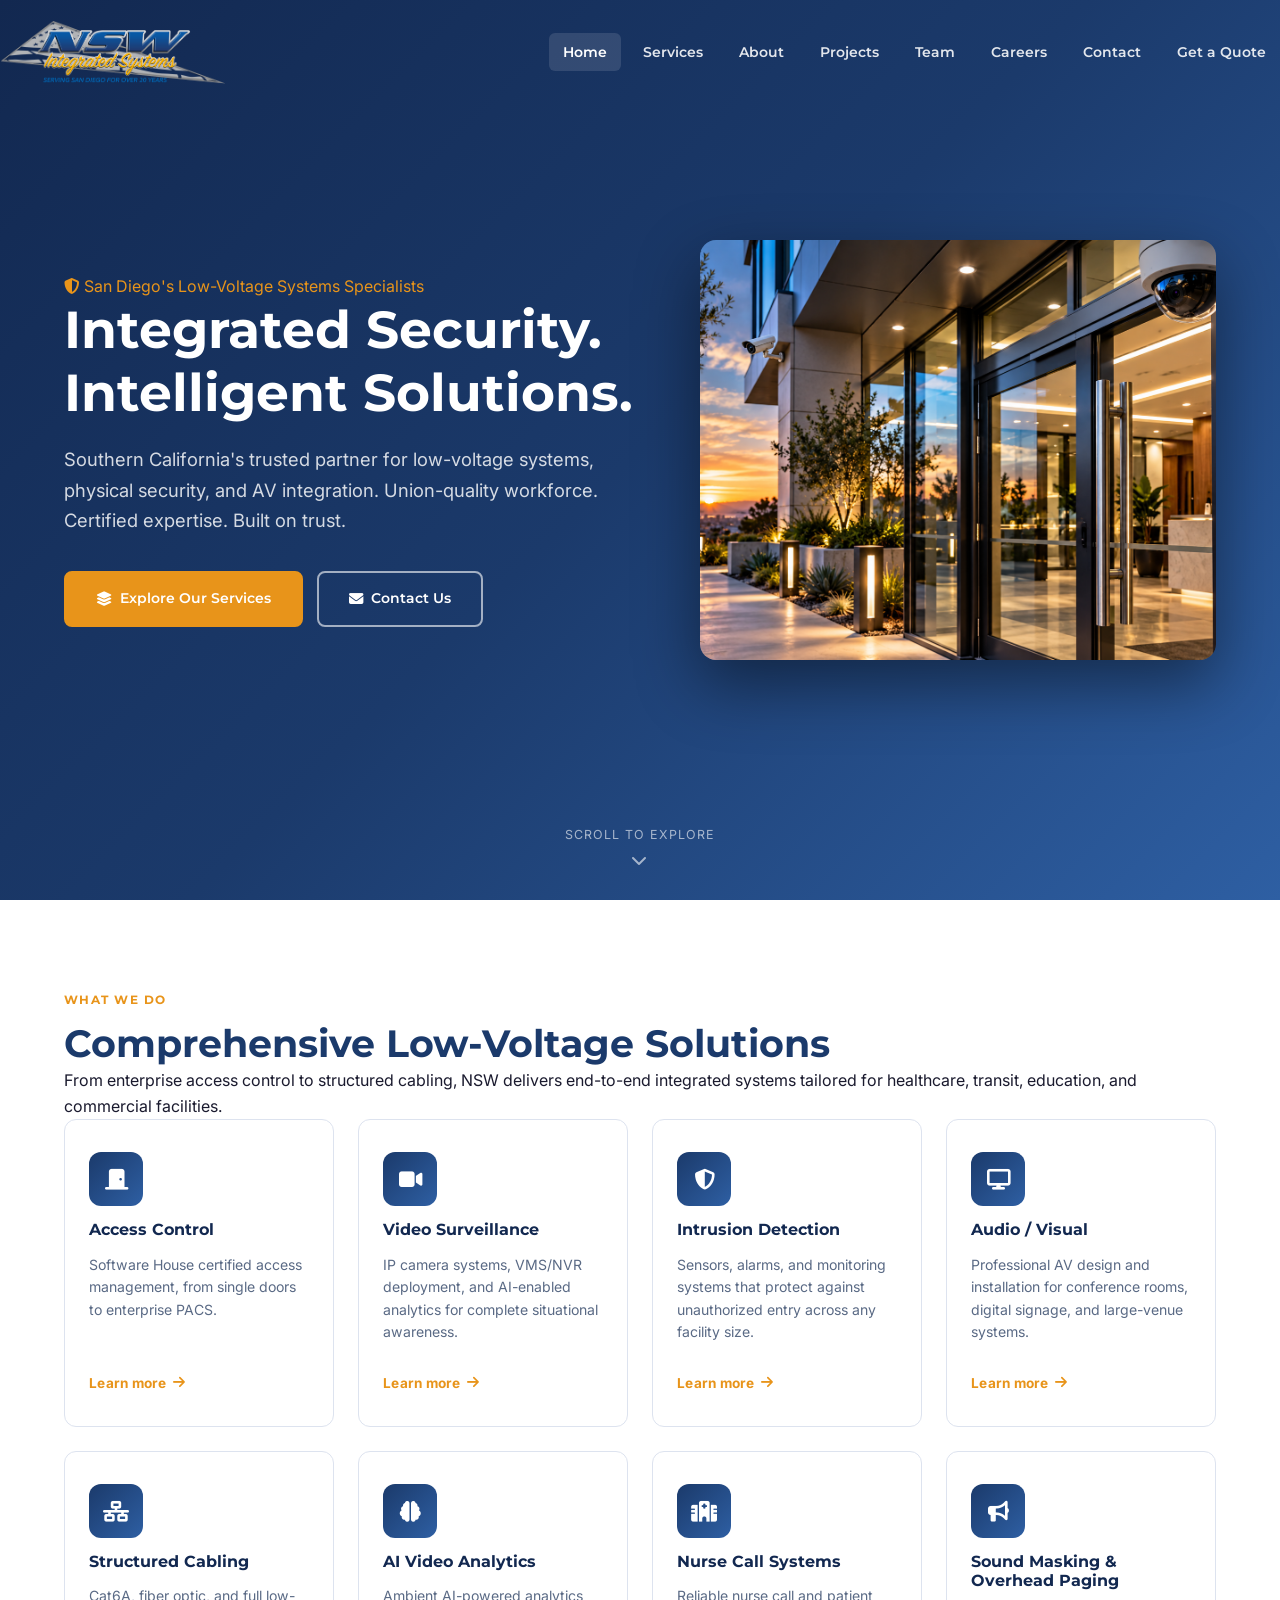
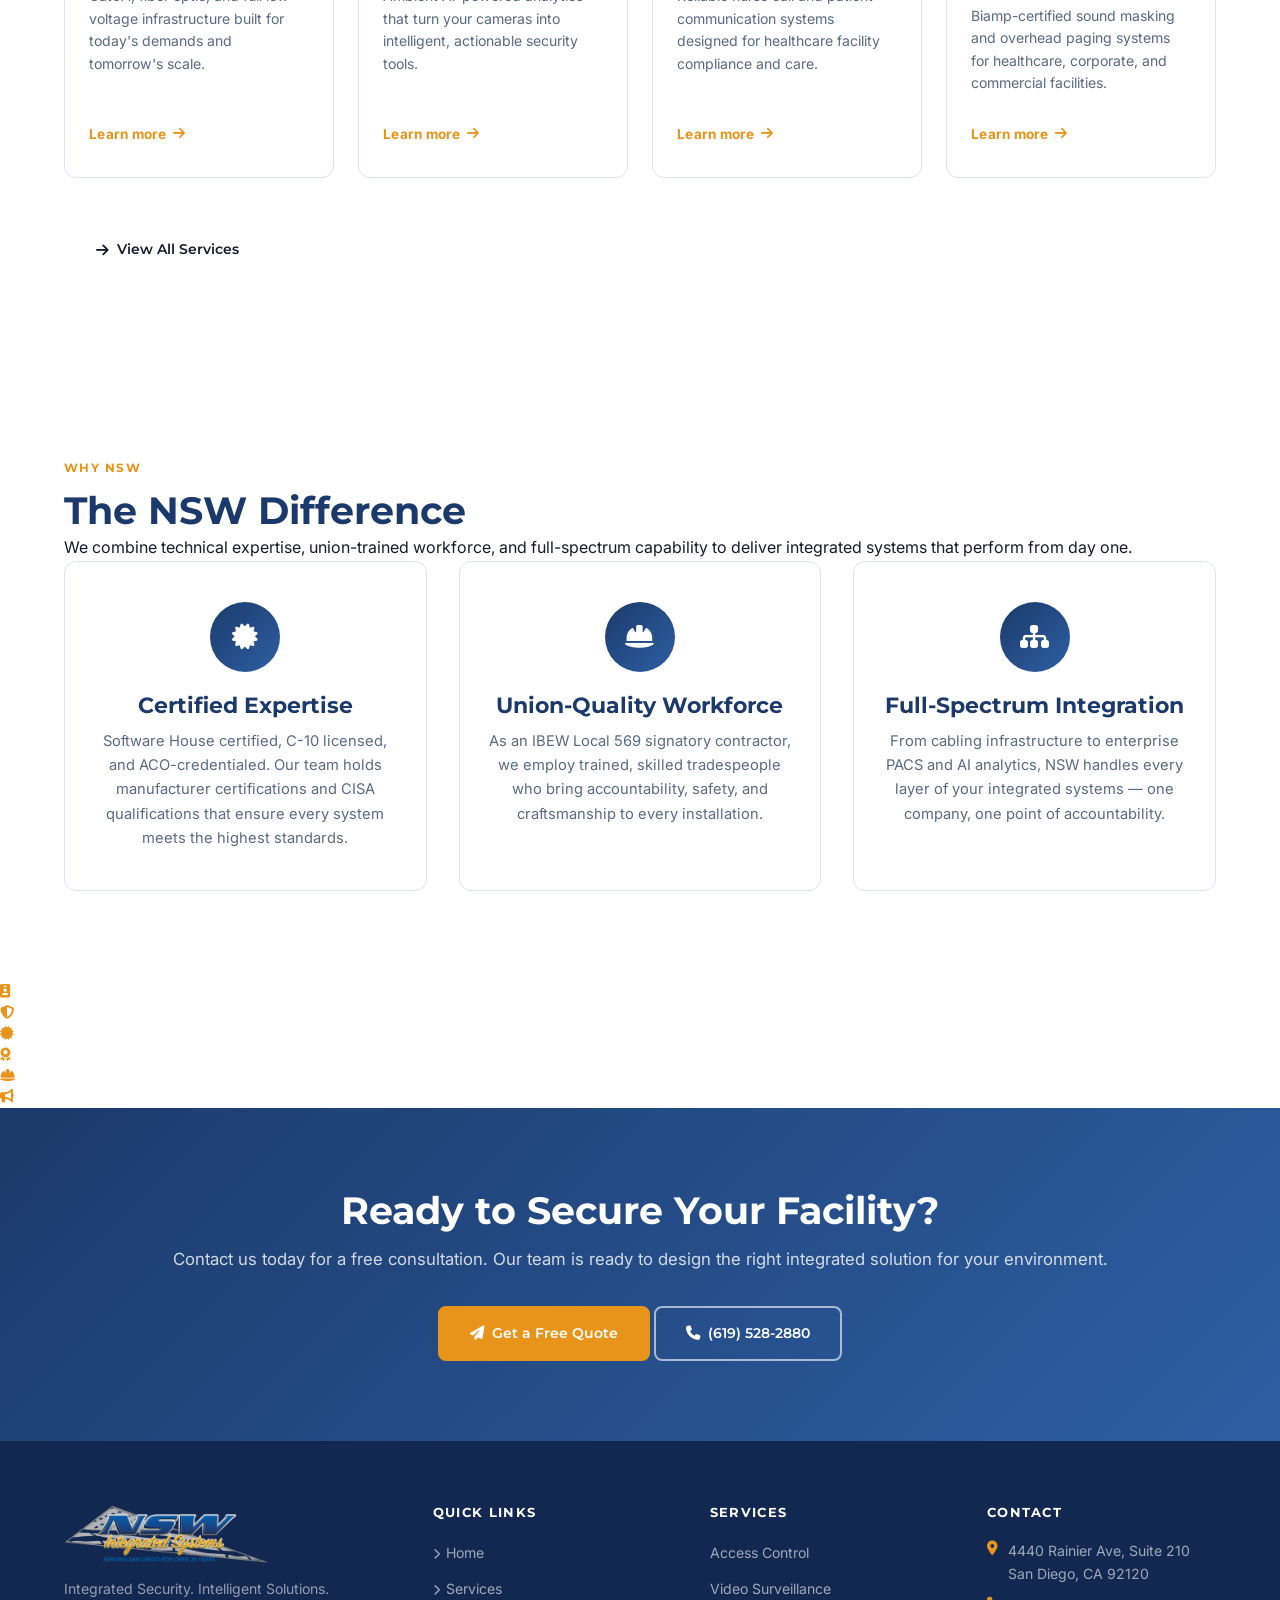
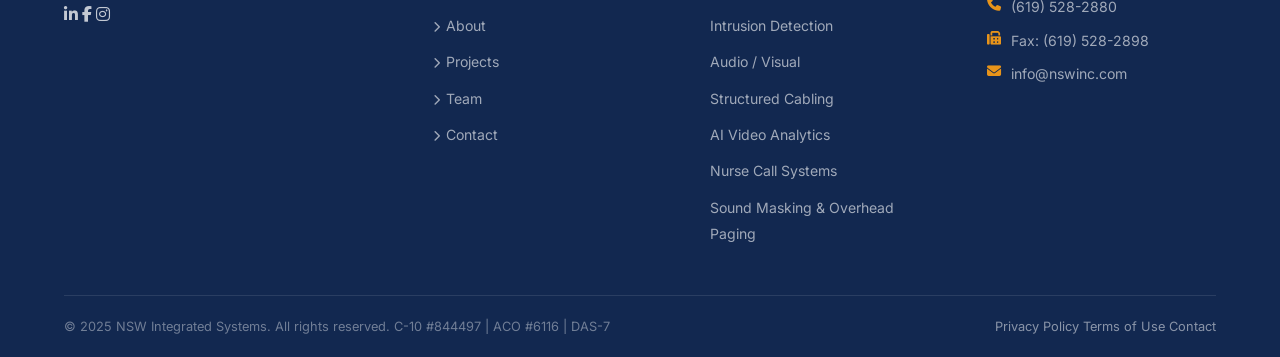
<file: index.html>
<!DOCTYPE html>
<html lang="en">
<head>
  <meta charset="UTF-8" />
  <meta name="viewport" content="width=device-width, initial-scale=1.0" />
  <meta name="description" content="NSW Integrated Systems — Southern California's trusted partner for access control, video surveillance, AV integration, and low-voltage systems in San Diego, CA." />
  <title>NSW Integrated Systems | Integrated Security. Intelligent Solutions.</title>

  <!-- Google Fonts -->
  <link rel="preconnect" href="https://fonts.googleapis.com" />
  <link rel="preconnect" href="https://fonts.gstatic.com" crossorigin />
  <link href="https://fonts.googleapis.com/css2?family=Montserrat:wght@400;600;700;800;900&family=Inter:wght@400;500;600&display=swap" rel="stylesheet" />

  <!-- Font Awesome 6 -->
  <link rel="stylesheet" href="https://cdnjs.cloudflare.com/ajax/libs/font-awesome/6.5.1/css/all.min.css" crossorigin="anonymous" />

  <!-- Stylesheet -->
  <link rel="stylesheet" href="css/style.css" />
</head>
<body>

  <!-- ═══════════════════════════════════════════════════════
       NAVIGATION
  ════════════════════════════════════════════════════════ -->
  <nav class="navbar transparent" id="navbar">
    <div class="nav-inner">
      <a href="index.html">
        <img src="assets/nsw-logo.png" alt="NSW Integrated Systems" class="nav-logo" />
      </a>

      <div class="nav-links">
        <a href="index.html" class="active">Home</a>
        <a href="services.html">Services</a>
        <a href="about.html">About</a>
        <a href="projects.html">Projects</a>
        <a href="team.html">Team</a>
        <a href="careers.html">Careers</a>
        <a href="contact.html">Contact</a>
        <a href="contact.html" class="btn-nav">Get a Quote</a>
      </div>

      <button class="hamburger" id="hamburger" aria-label="Open menu">
        <span></span><span></span><span></span>
      </button>
    </div>
  </nav>

  <!-- Mobile Menu Overlay -->
  <div class="mobile-menu" id="mobileMenu">
    <a href="index.html">Home</a>
    <a href="services.html">Services</a>
    <a href="about.html">About</a>
    <a href="projects.html">Projects</a>
    <a href="team.html">Team</a>
        <a href="careers.html">Careers</a>
    <a href="contact.html">Contact</a>
    <a href="contact.html" class="btn-nav">Get a Quote</a>
  </div>

  <!-- ═══════════════════════════════════════════════════════
       HERO — Full Viewport
  ════════════════════════════════════════════════════════ -->
  <section class="hero">
    <div class="hero-grid-overlay"></div>
    <div class="hero-glow"></div>
    <div class="hero-glow-2"></div>

    <div class="hero-inner container">
      <!-- Left: Text -->
      <div class="hero-text fade-in">
        <div class="hero-badge">
          <i class="fa-solid fa-shield-halved"></i>
          San Diego's Low-Voltage Systems Specialists
        </div>
        <h1>
          Integrated Security.<br />
          <span>Intelligent Solutions.</span>
        </h1>
        <p class="hero-sub">
          Southern California's trusted partner for low-voltage systems, physical
          security, and AV integration. Union-quality workforce. Certified expertise.
          Built on trust.
        </p>
        <div class="hero-ctas">
          <a href="services.html" class="btn btn-primary">
            <i class="fa-solid fa-layer-group"></i> Explore Our Services
          </a>
          <a href="contact.html" class="btn btn-outline">
            <i class="fa-solid fa-envelope"></i> Contact Us
          </a>
        </div>
      </div>

      <!-- Right: Photo -->
      <div class="hero-photo fade-in fade-in-delay-2">
        <img src="assets/images/featured-building.png"
             alt="Professional Security Systems — NSW Integrated Systems" />
      </div>
    </div>

    <!-- Scroll indicator -->
    <div class="hero-scroll">
      <span>Scroll to explore</span>
      <i class="fa-solid fa-chevron-down"></i>
    </div>
  </section>

  <!-- ═══════════════════════════════════════════════════════
       SERVICES OVERVIEW — 8 Cards
  ════════════════════════════════════════════════════════ -->
  <section class="section-pad">
    <div class="container">
      <div class="text-center fade-in">
        <span class="section-label">What We Do</span>
        <h2 class="section-title">Comprehensive Low-Voltage Solutions</h2>
        <div class="divider"></div>
        <p class="section-subtitle">
          From enterprise access control to structured cabling, NSW delivers end-to-end
          integrated systems tailored for healthcare, transit, education, and commercial facilities.
        </p>
      </div>

      <div class="services-grid">

        <!-- Access Control -->
        <a href="services.html" class="service-card fade-in fade-in-delay-1">
          <div class="service-icon"><i class="fa-solid fa-door-closed"></i></div>
          <h3>Access Control</h3>
          <p>Software House certified access management, from single doors to enterprise PACS.</p>
          <span class="card-link">Learn more <i class="fa-solid fa-arrow-right"></i></span>
        </a>

        <!-- Video Surveillance -->
        <a href="services.html" class="service-card fade-in fade-in-delay-2">
          <div class="service-icon"><i class="fa-solid fa-video"></i></div>
          <h3>Video Surveillance</h3>
          <p>IP camera systems, VMS/NVR deployment, and AI-enabled analytics for complete situational awareness.</p>
          <span class="card-link">Learn more <i class="fa-solid fa-arrow-right"></i></span>
        </a>

        <!-- Intrusion Detection -->
        <a href="services.html" class="service-card fade-in fade-in-delay-3">
          <div class="service-icon"><i class="fa-solid fa-shield-halved"></i></div>
          <h3>Intrusion Detection</h3>
          <p>Sensors, alarms, and monitoring systems that protect against unauthorized entry across any facility size.</p>
          <span class="card-link">Learn more <i class="fa-solid fa-arrow-right"></i></span>
        </a>

        <!-- Audio/Visual -->
        <a href="services.html" class="service-card fade-in fade-in-delay-4">
          <div class="service-icon"><i class="fa-solid fa-display"></i></div>
          <h3>Audio / Visual</h3>
          <p>Professional AV design and installation for conference rooms, digital signage, and large-venue systems.</p>
          <span class="card-link">Learn more <i class="fa-solid fa-arrow-right"></i></span>
        </a>

        <!-- Structured Cabling -->
        <a href="services.html" class="service-card fade-in fade-in-delay-1">
          <div class="service-icon"><i class="fa-solid fa-network-wired"></i></div>
          <h3>Structured Cabling</h3>
          <p>Cat6A, fiber optic, and full low-voltage infrastructure built for today's demands and tomorrow's scale.</p>
          <span class="card-link">Learn more <i class="fa-solid fa-arrow-right"></i></span>
        </a>

        <!-- AI Video Analytics -->
        <a href="services.html" class="service-card fade-in fade-in-delay-2">
          <div class="service-icon"><i class="fa-solid fa-brain"></i></div>
          <h3>AI Video Analytics</h3>
          <p>Ambient AI-powered analytics that turn your cameras into intelligent, actionable security tools.</p>
          <span class="card-link">Learn more <i class="fa-solid fa-arrow-right"></i></span>
        </a>

        <!-- Nurse Call -->
        <a href="services.html" class="service-card fade-in fade-in-delay-3">
          <div class="service-icon"><i class="fa-solid fa-hospital"></i></div>
          <h3>Nurse Call Systems</h3>
          <p>Reliable nurse call and patient communication systems designed for healthcare facility compliance and care.</p>
          <span class="card-link">Learn more <i class="fa-solid fa-arrow-right"></i></span>
        </a>

        <!-- Sound Masking & Overhead Paging -->
        <a href="services.html#sound-masking" class="service-card fade-in fade-in-delay-4">
          <div class="service-icon"><i class="fa-solid fa-bullhorn"></i></div>
          <h3>Sound Masking &amp; Overhead Paging</h3>
          <p>Biamp-certified sound masking and overhead paging systems for healthcare, corporate, and commercial facilities.</p>
          <span class="card-link">Learn more <i class="fa-solid fa-arrow-right"></i></span>
        </a>

      </div><!-- /services-grid -->

      <div class="text-center" style="margin-top:44px;">
        <a href="services.html" class="btn btn-secondary">
          <i class="fa-solid fa-arrow-right"></i> View All Services
        </a>
      </div>
    </div>
  </section>

  <!-- ═══════════════════════════════════════════════════════
       WHY NSW — 3 Differentiators
  ════════════════════════════════════════════════════════ -->
  <section class="section-pad">
    <div class="container">
      <div class="text-center fade-in">
        <span class="section-label">Why NSW</span>
        <h2>The NSW Difference</h2>
        <div class="divider"></div>
        <p class="section-subtitle">
          We combine technical expertise, union-trained workforce, and full-spectrum capability to
          deliver integrated systems that perform from day one.
        </p>
      </div>

      <div class="why-grid">
        <div class="why-card fade-in fade-in-delay-1">
          <div class="why-icon"><i class="fa-solid fa-certificate"></i></div>
          <h3>Certified Expertise</h3>
          <p>
            Software House certified, C-10 licensed, and ACO-credentialed. Our team holds manufacturer
            certifications and CISA qualifications that ensure every system meets the highest standards.
          </p>
        </div>
        <div class="why-card fade-in fade-in-delay-2">
          <div class="why-icon"><i class="fa-solid fa-hard-hat"></i></div>
          <h3>Union-Quality Workforce</h3>
          <p>
            As an IBEW Local 569 signatory contractor, we employ trained, skilled tradespeople who
            bring accountability, safety, and craftsmanship to every installation.
          </p>
        </div>
        <div class="why-card fade-in fade-in-delay-3">
          <div class="why-icon"><i class="fa-solid fa-sitemap"></i></div>
          <h3>Full-Spectrum Integration</h3>
          <p>
            From cabling infrastructure to enterprise PACS and AI analytics, NSW handles every layer
            of your integrated systems — one company, one point of accountability.
          </p>
        </div>
      </div>
    </div>
  </section>

  <!-- ═══════════════════════════════════════════════════════
       CERTIFICATIONS BAR
  ════════════════════════════════════════════════════════ -->
  <div class="certs-bar">
    <div class="certs-inner">
      <div class="cert-item">
        <i class="fa-solid fa-id-badge"></i> C-10 License #844497
      </div>
      <div class="cert-sep"></div>
      <div class="cert-item">
        <i class="fa-solid fa-shield-halved"></i> ACO #6116
      </div>
      <div class="cert-sep"></div>
      <div class="cert-item">
        <i class="fa-solid fa-certificate"></i> Software House Certified
      </div>
      <div class="cert-sep"></div>
      <div class="cert-item">
        <i class="fa-solid fa-award"></i> CISA Certified
      </div>
      <div class="cert-sep"></div>
      <div class="cert-item">
        <i class="fa-solid fa-helmet-safety"></i> IBEW Local 569
      </div>
      <div class="cert-sep"></div>
      <div class="cert-item">
        <i class="fa-solid fa-bullhorn"></i> DAS-7 &middot; Biamp Certified
      </div>
    </div>
  </div>

  <!-- ═══════════════════════════════════════════════════════
       CTA BANNER
  ════════════════════════════════════════════════════════ -->
  <section class="cta-banner">
    <div class="container">
      <h2 class="fade-in">Ready to Secure Your Facility?</h2>
      <p class="fade-in fade-in-delay-1">
        Contact us today for a free consultation. Our team is ready to design the right integrated
        solution for your environment.
      </p>
      <div class="cta-buttons fade-in fade-in-delay-2">
        <a href="contact.html" class="btn btn-primary">
          <i class="fa-solid fa-paper-plane"></i> Get a Free Quote
        </a>
        <a href="tel:6195282880" class="btn btn-outline">
          <i class="fa-solid fa-phone"></i> (619) 528-2880
        </a>
      </div>
    </div>
  </section>

  <!-- ═══════════════════════════════════════════════════════
       FOOTER
  ════════════════════════════════════════════════════════ -->
  <footer class="footer">
    <div class="container">
      <div class="footer-grid">

        <!-- Col 1: Brand -->
        <div>
          <img src="assets/nsw-logo.png" alt="NSW Integrated Systems" class="footer-logo" />
          <p class="footer-tagline">Integrated Security. Intelligent Solutions.</p>
          <div class="footer-social">
            <a href="https://www.linkedin.com/company/nsw-integrated-systems/" target="_blank" rel="noopener noreferrer" class="social-link" aria-label="LinkedIn"><i class="fa-brands fa-linkedin-in"></i></a>
            <a href="#" class="social-link" aria-label="Facebook"><i class="fa-brands fa-facebook-f"></i></a>
            <a href="#" class="social-link" aria-label="Instagram"><i class="fa-brands fa-instagram"></i></a>
          </div>
        </div>

        <!-- Col 2: Quick Links -->
        <div class="footer-col">
          <h4>Quick Links</h4>
          <ul>
            <li><a href="index.html"><i class="fa-solid fa-chevron-right" style="font-size:0.7rem;margin-right:6px;color:var(--color-accent)"></i>Home</a></li>
            <li><a href="services.html"><i class="fa-solid fa-chevron-right" style="font-size:0.7rem;margin-right:6px;color:var(--color-accent)"></i>Services</a></li>
            <li><a href="about.html"><i class="fa-solid fa-chevron-right" style="font-size:0.7rem;margin-right:6px;color:var(--color-accent)"></i>About</a></li>
            <li><a href="projects.html"><i class="fa-solid fa-chevron-right" style="font-size:0.7rem;margin-right:6px;color:var(--color-accent)"></i>Projects</a></li>
            <li><a href="team.html"><i class="fa-solid fa-chevron-right" style="font-size:0.7rem;margin-right:6px;color:var(--color-accent)"></i>Team</a></li>
            <li><a href="contact.html"><i class="fa-solid fa-chevron-right" style="font-size:0.7rem;margin-right:6px;color:var(--color-accent)"></i>Contact</a></li>
          </ul>
        </div>

        <!-- Col 3: Services -->
        <div class="footer-col">
          <h4>Services</h4>
          <ul>
            <li><a href="services.html">Access Control</a></li>
            <li><a href="services.html">Video Surveillance</a></li>
            <li><a href="services.html">Intrusion Detection</a></li>
            <li><a href="services.html">Audio / Visual</a></li>
            <li><a href="services.html">Structured Cabling</a></li>
            <li><a href="services.html">AI Video Analytics</a></li>
            <li><a href="services.html">Nurse Call Systems</a></li>
            <li><a href="services.html#sound-masking">Sound Masking &amp; Overhead Paging</a></li>
          </ul>
        </div>

        <!-- Col 4: Contact -->
        <div class="footer-col">
          <h4>Contact</h4>
          <div class="footer-contact-item">
            <i class="fa-solid fa-location-dot"></i>
            <span>4440 Rainier Ave, Suite 210<br />San Diego, CA 92120</span>
          </div>
          <div class="footer-contact-item">
            <i class="fa-solid fa-phone"></i>
            <span><a href="tel:6195282880" style="color:inherit;">(619) 528-2880</a></span>
          </div>
          <div class="footer-contact-item">
            <i class="fa-solid fa-fax"></i>
            <span>Fax: (619) 528-2898</span>
          </div>
          <div class="footer-contact-item">
            <i class="fa-solid fa-envelope"></i>
            <span><a href="mailto:info@nswinc.com" style="color:inherit;">info@nswinc.com</a></span>
          </div>
        </div>

      </div><!-- /footer-grid -->

      <!-- Bottom Bar -->
      <div class="footer-bottom">
        <span class="footer-bottom-text">
          &copy; 2025 NSW Integrated Systems. All rights reserved. C-10 #844497 | ACO #6116 | DAS-7
        </span>
        <div class="footer-bottom-links">
          <a href="#">Privacy Policy</a>
          <a href="#">Terms of Use</a>
          <a href="contact.html">Contact</a>
        </div>
      </div>
    </div>
  </footer>

  <script src="js/main.js"></script>
</body>
</html>
</file>
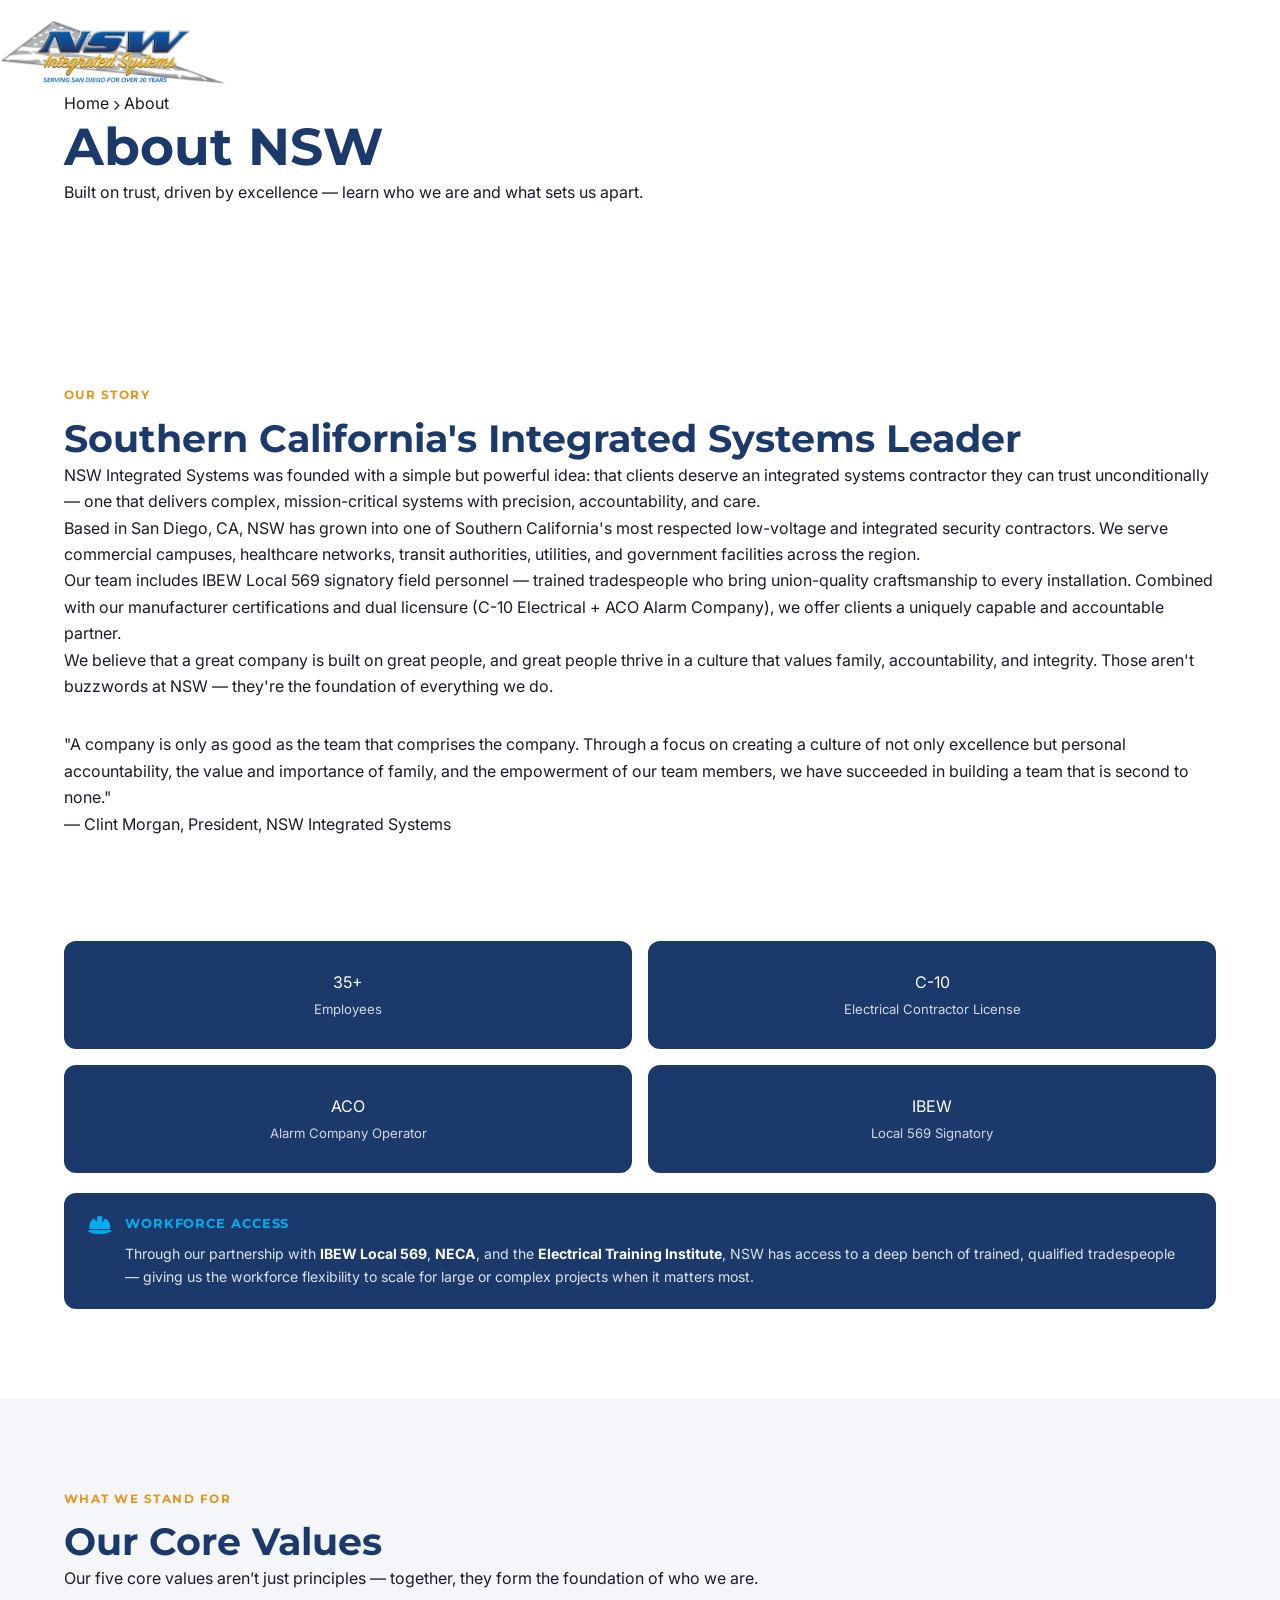
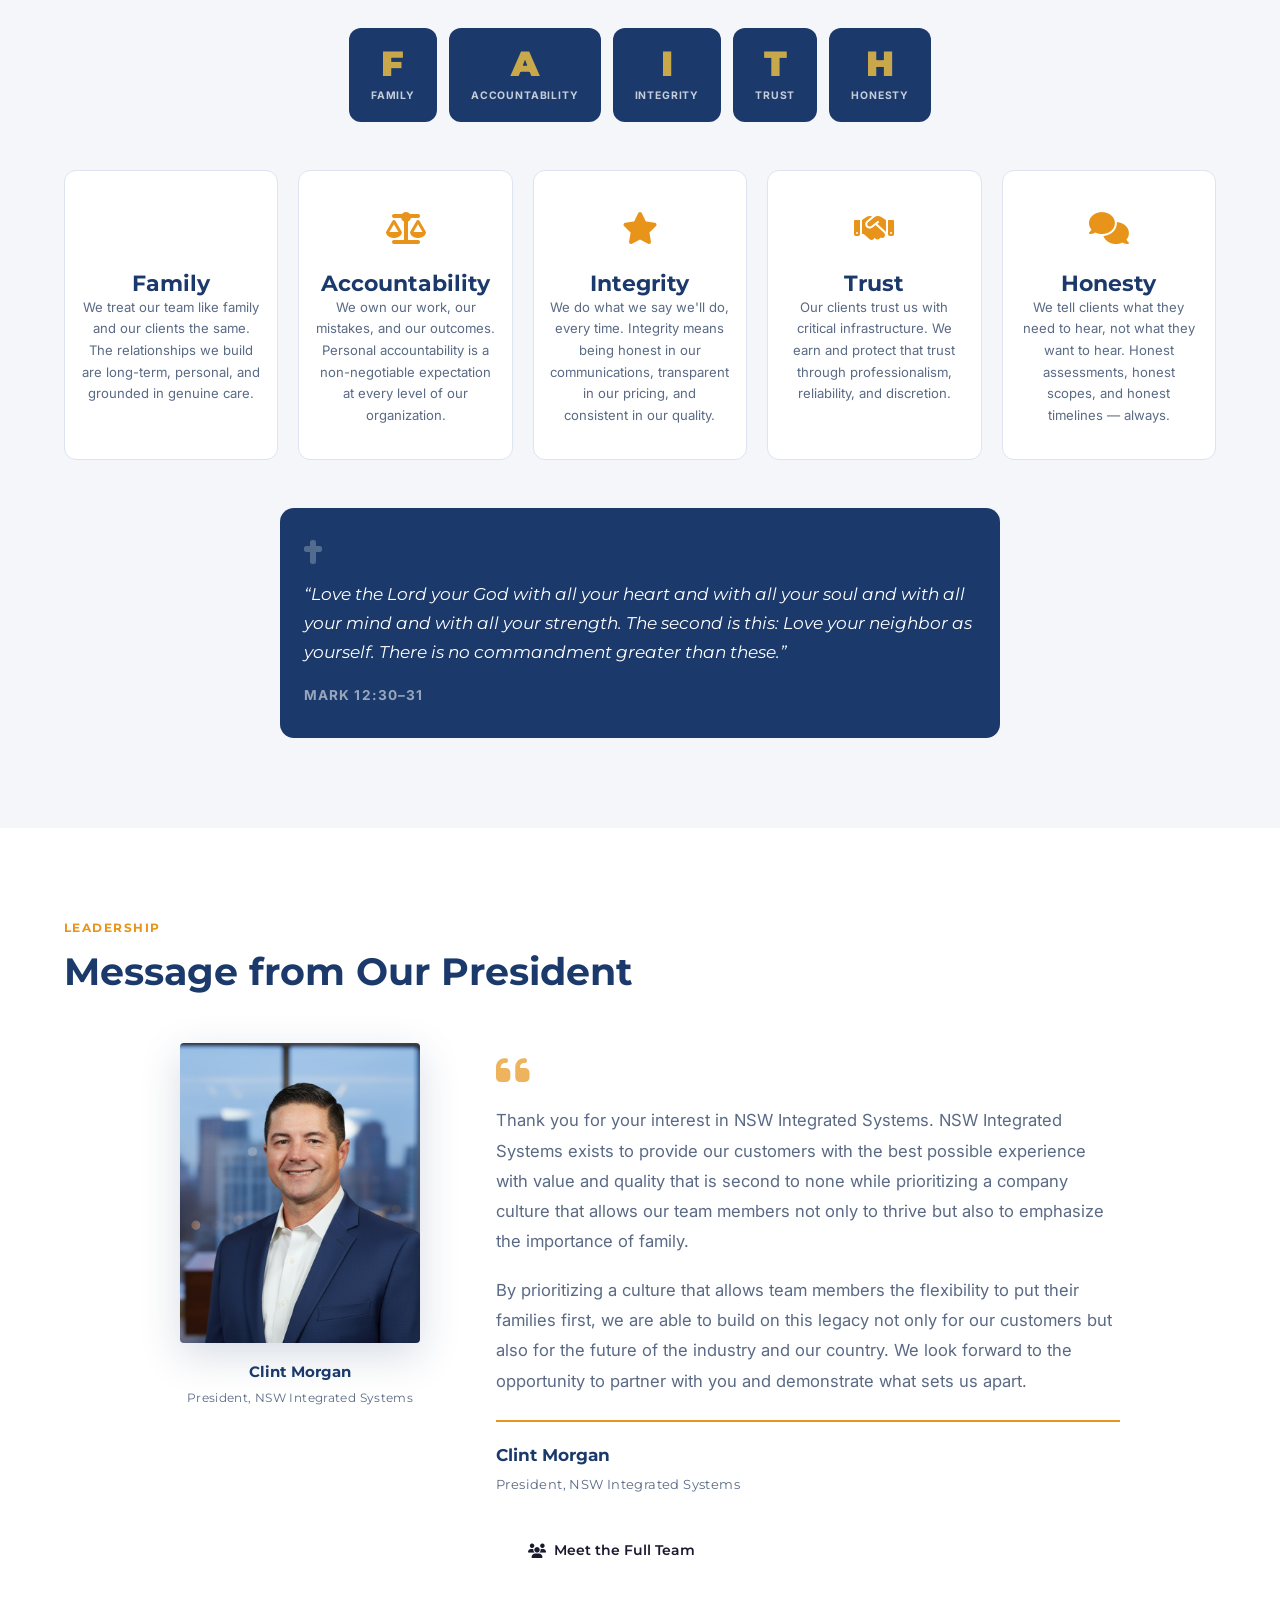
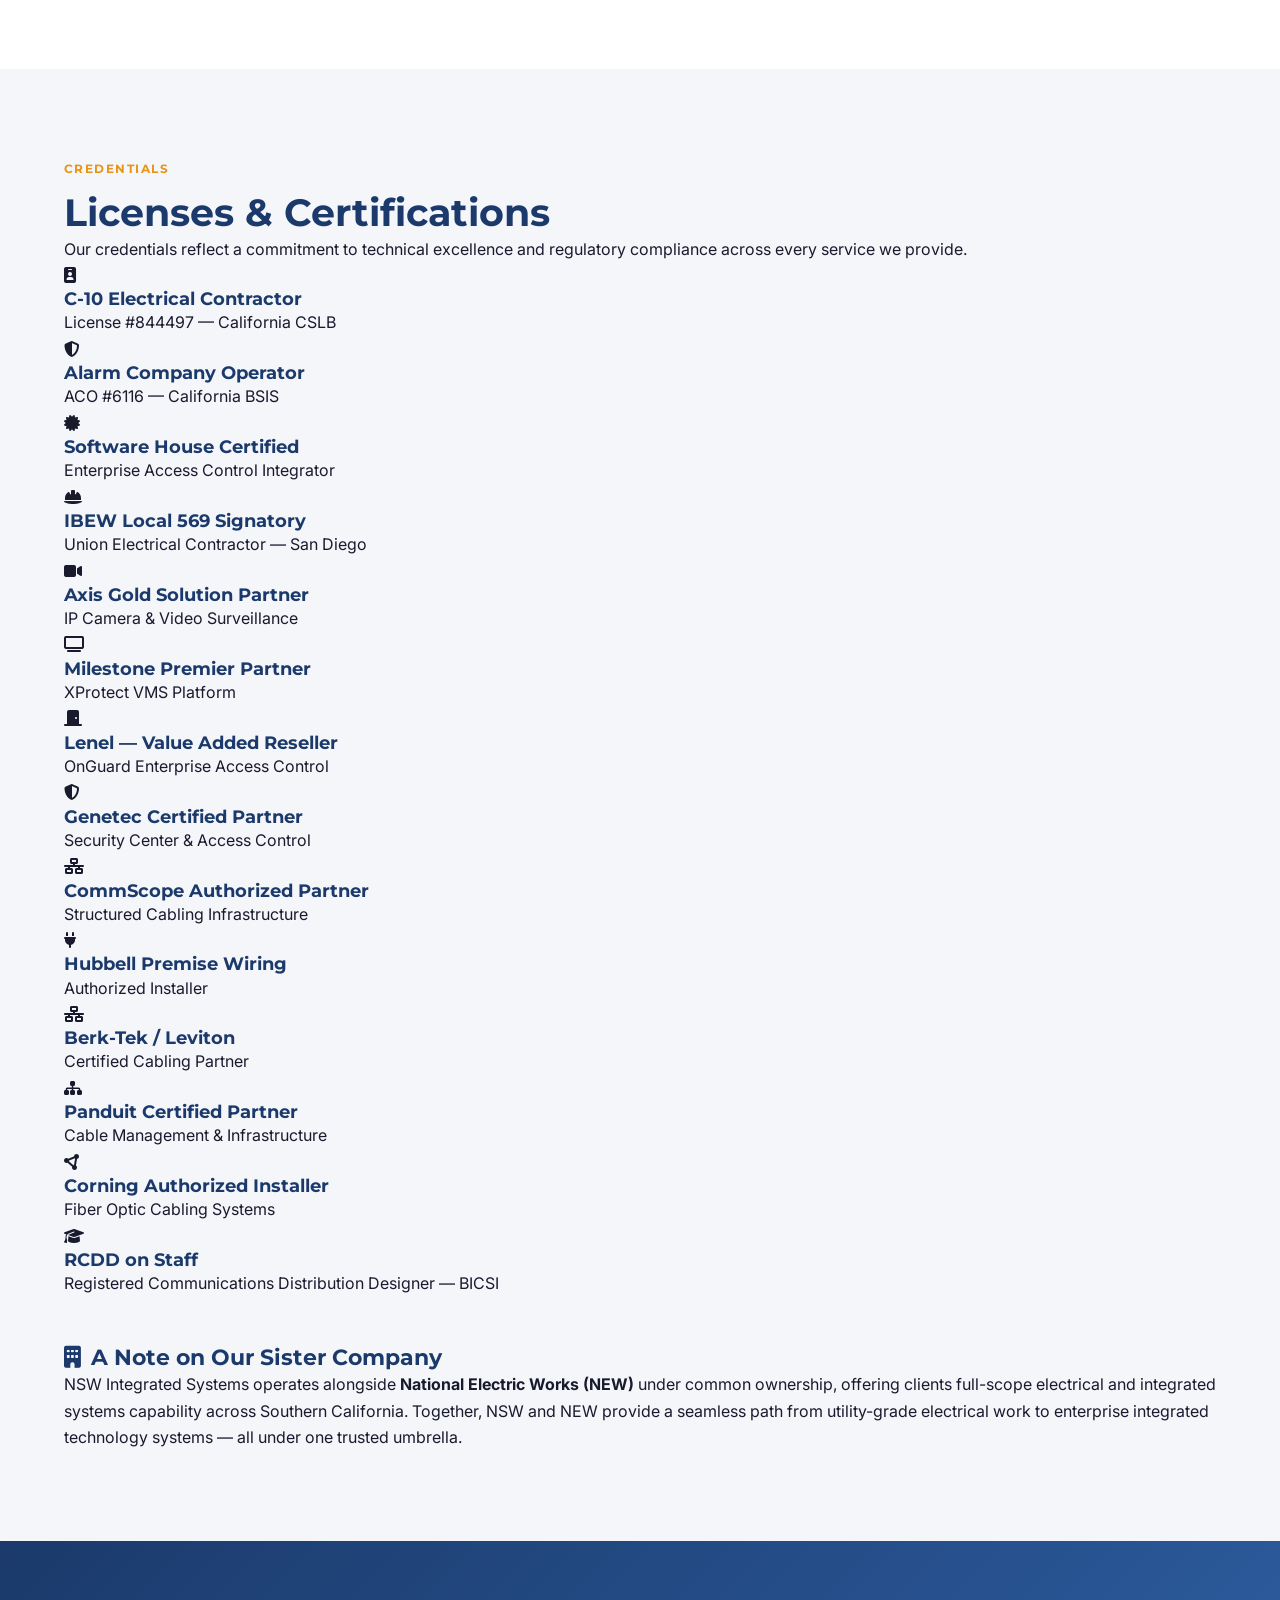
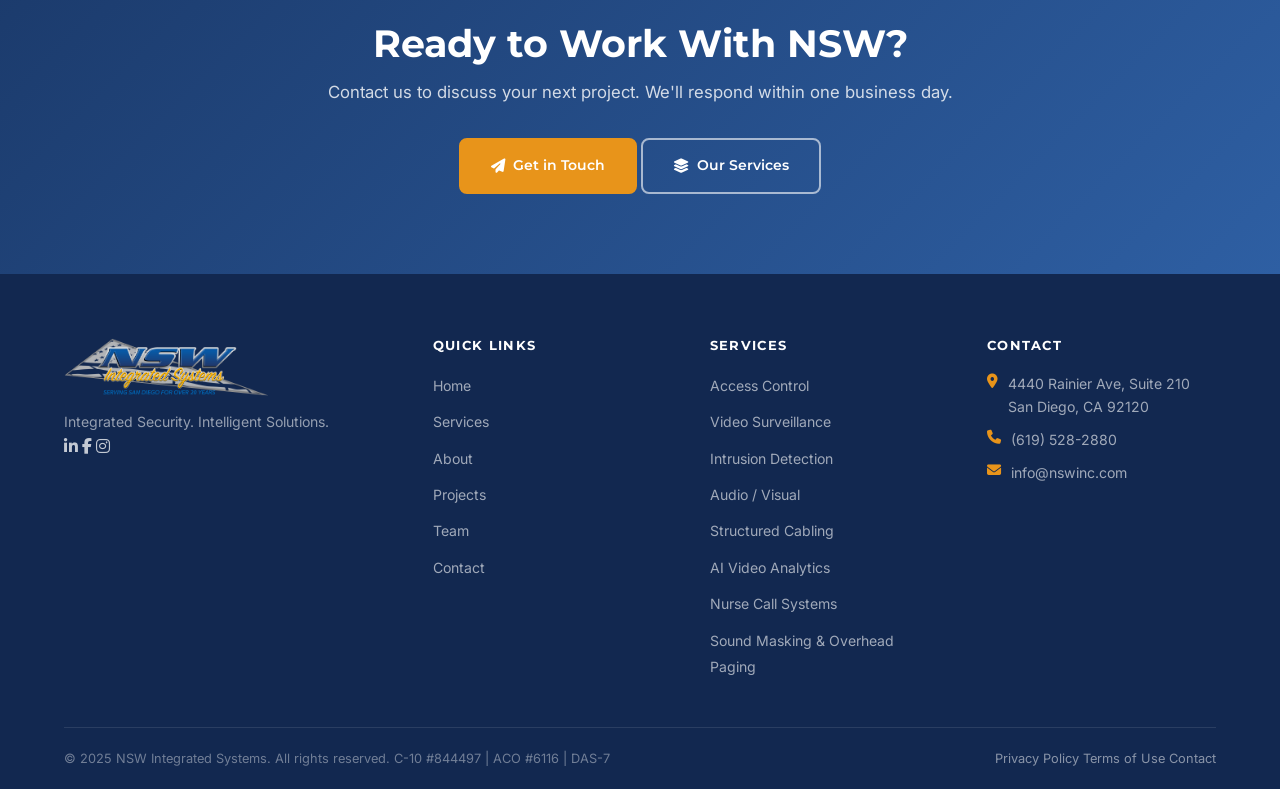
<file: about.html>
<!DOCTYPE html>
<html lang="en">
<head>
  <meta charset="UTF-8" />
  <meta name="viewport" content="width=device-width, initial-scale=1.0" />
  <meta name="description" content="About NSW Integrated Systems — our story, core values, leadership, certifications, and commitment to excellence in San Diego, CA." />
  <title>About | NSW Integrated Systems</title>

  <link rel="preconnect" href="https://fonts.googleapis.com" />
  <link rel="preconnect" href="https://fonts.gstatic.com" crossorigin />
  <link href="https://fonts.googleapis.com/css2?family=Montserrat:wght@400;600;700;800;900&family=Inter:wght@400;500;600&display=swap" rel="stylesheet" />
  <link rel="stylesheet" href="https://cdnjs.cloudflare.com/ajax/libs/font-awesome/6.5.1/css/all.min.css" crossorigin="anonymous" />
  <link rel="stylesheet" href="css/style.css" />
</head>
<body>

  <!-- ═══ NAVIGATION ══════════════════════════════════════ -->
  <nav class="navbar page-nav" id="navbar">
    <div class="nav-inner">
      <a href="index.html">
        <img src="assets/nsw-logo.png" alt="NSW Integrated Systems" class="nav-logo" />
      </a>
      <div class="nav-links">
        <a href="index.html">Home</a>
        <a href="services.html">Services</a>
        <a href="about.html" class="active">About</a>
        <a href="projects.html">Projects</a>
        <a href="team.html">Team</a>
        <a href="careers.html">Careers</a>
        <a href="contact.html">Contact</a>
        <a href="contact.html" class="btn-nav">Get a Quote</a>
      </div>
      <button class="hamburger" id="hamburger" aria-label="Open menu">
        <span></span><span></span><span></span>
      </button>
    </div>
  </nav>

  <div class="mobile-menu" id="mobileMenu">
    <a href="index.html">Home</a>
    <a href="services.html">Services</a>
    <a href="about.html">About</a>
    <a href="projects.html">Projects</a>
    <a href="team.html">Team</a>
        <a href="careers.html">Careers</a>
    <a href="contact.html">Contact</a>
    <a href="contact.html" class="btn-nav">Get a Quote</a>
  </div>

  <!-- ═══ PAGE HERO ════════════════════════════════════════ -->
  <section class="page-hero">
    <div class="container">
      <div class="breadcrumb">
        <a href="index.html">Home</a>
        <span class="sep"><i class="fa-solid fa-chevron-right" style="font-size:0.65rem;"></i></span>
        <span>About</span>
      </div>
      <h1>About NSW</h1>
      <p>Built on trust, driven by excellence — learn who we are and what sets us apart.</p>
    </div>
  </section>

  <!-- ═══════════════════════════════════════════════════════
       COMPANY STORY
  ════════════════════════════════════════════════════════ -->
  <section class="section-pad">
    <div class="container">
      <div class="story-grid">

        <div class="fade-in">
          <span class="section-label">Our Story</span>
          <h2>Southern California's Integrated Systems Leader</h2>
          <div class="divider divider-left"></div>
          <p>
            NSW Integrated Systems was founded with a simple but powerful idea: that clients deserve
            an integrated systems contractor they can trust unconditionally — one that delivers
            complex, mission-critical systems with precision, accountability, and care.
          </p>
          <p>
            Based in San Diego, CA, NSW has grown into one of Southern California's most respected
            low-voltage and integrated security contractors. We serve commercial campuses, healthcare
            networks, transit authorities, utilities, and government facilities across the region.
          </p>
          <p>
            Our team includes IBEW Local 569 signatory field personnel — trained tradespeople who
            bring union-quality craftsmanship to every installation. Combined with our manufacturer
            certifications and dual licensure (C-10 Electrical + ACO Alarm Company), we offer clients
            a uniquely capable and accountable partner.
          </p>
          <p>
            We believe that a great company is built on great people, and great people thrive in a
            culture that values family, accountability, and integrity. Those aren't buzzwords at NSW
            — they're the foundation of everything we do.
          </p>

          <!-- Quote -->
          <div class="blockquote-card" style="margin-top:32px;">
            <blockquote>
              "A company is only as good as the team that comprises the company. Through a focus on
              creating a culture of not only excellence but personal accountability, the value and
              importance of family, and the empowerment of our team members, we have succeeded in
              building a team that is second to none."
            </blockquote>
            <div class="blockquote-cite">— Clint Morgan, President, NSW Integrated Systems</div>
          </div>
        </div>

        <div class="fade-in fade-in-delay-2">
          <div class="story-img-placeholder">
            <i class="fa-solid fa-building-shield" style="color:rgba(255,255,255,0.22);font-size:5rem;"></i>
          </div>

          <!-- Quick stats sidebar -->
          <div style="margin-top:24px; display:grid; grid-template-columns:1fr 1fr; gap:16px;">
            <div class="stat-box">
              <div class="stat-number">35+</div>
              <div class="stat-label">Employees</div>
            </div>
            <div class="stat-box">
              <div class="stat-number">C-10</div>
              <div class="stat-label">Electrical Contractor License</div>
            </div>
            <div class="stat-box">
              <div class="stat-number">ACO</div>
              <div class="stat-label">Alarm Company Operator</div>
            </div>
            <div class="stat-box">
              <div class="stat-number">IBEW</div>
              <div class="stat-label">Local 569 Signatory</div>
            </div>
          </div>

          <!-- IBEW / NECA / ETI Partnership Note -->
          <div style="margin-top:20px; background:var(--color-navy, #1B3A6B); border-radius:12px; padding:20px 24px;">
            <div style="display:flex; align-items:flex-start; gap:14px;">
              <i class="fa-solid fa-helmet-safety" style="color:#00AEEF; font-size:1.3rem; margin-top:2px; flex-shrink:0;"></i>
              <div>
                <p style="margin:0 0 8px; font-family:'Montserrat',sans-serif; font-size:0.8rem; font-weight:700; text-transform:uppercase; letter-spacing:0.07em; color:#00AEEF;">Workforce Access</p>
                <p style="margin:0; font-size:0.88rem; color:rgba(255,255,255,0.85); line-height:1.65;">
                  Through our partnership with <strong style="color:#fff;">IBEW Local 569</strong>, <strong style="color:#fff;">NECA</strong>, and the <strong style="color:#fff;">Electrical Training Institute</strong>, NSW has access to a deep bench of trained, qualified tradespeople — giving us the workforce flexibility to scale for large or complex projects when it matters most.
                </p>
              </div>
            </div>
          </div>
        </div>

      </div>
    </div>
  </section>

  <!-- ═══════════════════════════════════════════════════════
       CORE VALUES
  ════════════════════════════════════════════════════════ -->
  <section class="section-pad bg-light">
    <div class="container">

      <div class="text-center fade-in">
        <span class="section-label">What We Stand For</span>
        <h2>Our Core Values</h2>
        <div class="divider"></div>
        <p class="section-subtitle">
          Our five core values aren&rsquo;t just principles &mdash; together, they form the foundation of who we are.
        </p>
      </div>

      <!-- FAITH Acronym Display -->
      <div class="fade-in" style="display:flex; justify-content:center; gap:12px; margin:36px 0 48px; flex-wrap:wrap;">
        <div style="background:#1B3A6B; border-radius:12px; padding:18px 22px; text-align:center; min-width:80px; flex:0 0 auto;">
          <div style="font-family:'Montserrat',sans-serif; font-size:2.2rem; font-weight:900; color:#C9A84C; line-height:1;">F</div>
          <div style="font-size:0.65rem; color:rgba(255,255,255,0.75); font-weight:700; letter-spacing:0.08em; text-transform:uppercase; margin-top:6px;">Family</div>
        </div>
        <div style="background:#1B3A6B; border-radius:12px; padding:18px 22px; text-align:center; min-width:80px; flex:0 0 auto;">
          <div style="font-family:'Montserrat',sans-serif; font-size:2.2rem; font-weight:900; color:#C9A84C; line-height:1;">A</div>
          <div style="font-size:0.65rem; color:rgba(255,255,255,0.75); font-weight:700; letter-spacing:0.08em; text-transform:uppercase; margin-top:6px;">Accountability</div>
        </div>
        <div style="background:#1B3A6B; border-radius:12px; padding:18px 22px; text-align:center; min-width:80px; flex:0 0 auto;">
          <div style="font-family:'Montserrat',sans-serif; font-size:2.2rem; font-weight:900; color:#C9A84C; line-height:1;">I</div>
          <div style="font-size:0.65rem; color:rgba(255,255,255,0.75); font-weight:700; letter-spacing:0.08em; text-transform:uppercase; margin-top:6px;">Integrity</div>
        </div>
        <div style="background:#1B3A6B; border-radius:12px; padding:18px 22px; text-align:center; min-width:80px; flex:0 0 auto;">
          <div style="font-family:'Montserrat',sans-serif; font-size:2.2rem; font-weight:900; color:#C9A84C; line-height:1;">T</div>
          <div style="font-size:0.65rem; color:rgba(255,255,255,0.75); font-weight:700; letter-spacing:0.08em; text-transform:uppercase; margin-top:6px;">Trust</div>
        </div>
        <div style="background:#1B3A6B; border-radius:12px; padding:18px 22px; text-align:center; min-width:80px; flex:0 0 auto;">
          <div style="font-family:'Montserrat',sans-serif; font-size:2.2rem; font-weight:900; color:#C9A84C; line-height:1;">H</div>
          <div style="font-size:0.65rem; color:rgba(255,255,255,0.75); font-weight:700; letter-spacing:0.08em; text-transform:uppercase; margin-top:6px;">Honesty</div>
        </div>
      </div>

      <div class="values-grid">

        <div class="value-card fade-in fade-in-delay-1">
          <div class="value-icon"><i class="fa-solid fa-house-heart"></i></div>
          <h3>Family</h3>
          <p>
            We treat our team like family and our clients the same. The relationships we build are
            long-term, personal, and grounded in genuine care.
          </p>
        </div>

        <div class="value-card fade-in fade-in-delay-2">
          <div class="value-icon"><i class="fa-solid fa-scale-balanced"></i></div>
          <h3>Accountability</h3>
          <p>
            We own our work, our mistakes, and our outcomes. Personal accountability is a non-negotiable
            expectation at every level of our organization.
          </p>
        </div>

        <div class="value-card fade-in fade-in-delay-3">
          <div class="value-icon"><i class="fa-solid fa-star"></i></div>
          <h3>Integrity</h3>
          <p>
            We do what we say we'll do, every time. Integrity means being honest in our communications,
            transparent in our pricing, and consistent in our quality.
          </p>
        </div>

        <div class="value-card fade-in fade-in-delay-2">
          <div class="value-icon"><i class="fa-solid fa-handshake"></i></div>
          <h3>Trust</h3>
          <p>
            Our clients trust us with critical infrastructure. We earn and protect that trust through
            professionalism, reliability, and discretion.
          </p>
        </div>

        <div class="value-card fade-in fade-in-delay-3">
          <div class="value-icon"><i class="fa-solid fa-comments"></i></div>
          <h3>Honesty</h3>
          <p>
            We tell clients what they need to hear, not what they want to hear. Honest assessments,
            honest scopes, and honest timelines — always.
          </p>
        </div>

      </div>

      <!-- Bible Verse -->
      <div class="text-center fade-in" style="margin-top:48px; padding:32px 24px; background:var(--color-navy, #1B3A6B); border-radius:14px; max-width:720px; margin-left:auto; margin-right:auto;">
        <i class="fa-solid fa-cross" style="color:rgba(255,255,255,0.25); font-size:1.5rem; margin-bottom:16px; display:block;"></i>
        <blockquote style="margin:0; font-family:'Montserrat',sans-serif; font-size:1.05rem; font-style:italic; color:#fff; line-height:1.75; font-weight:400;">
          &ldquo;Love the Lord your God with all your heart and with all your soul and with all your mind and with all your strength. The second is this: Love your neighbor as yourself. There is no commandment greater than these.&rdquo;
        </blockquote>
        <p style="margin:16px 0 0; font-size:0.85rem; font-weight:700; letter-spacing:0.08em; text-transform:uppercase; color:rgba(255,255,255,0.55);">Mark 12:30&ndash;31</p>
      </div>

    </div>
  </section>

  <!-- ═══════════════════════════════════════════════════════
       MESSAGE FROM THE PRESIDENT
  ════════════════════════════════════════════════════════ -->
  <section class="section-pad">
    <div class="container">
      <div class="text-center fade-in">
        <span class="section-label">Leadership</span>
        <h2>Message from Our President</h2>
        <div class="divider"></div>
      </div>

      <div class="president-grid fade-in fade-in-delay-1">

        <div class="president-photo-wrap">
          <img src="assets/images/clint-morgan.jpg" alt="Clint Morgan, President — NSW Integrated Systems" class="president-photo" />
          <div class="president-caption">
            <strong>Clint Morgan</strong>
            <span>President, NSW Integrated Systems</span>
          </div>
        </div>

        <div class="president-message">
          <div class="president-open-quote"><i class="fa-solid fa-quote-left"></i></div>
          <p>
            Thank you for your interest in NSW Integrated Systems. NSW Integrated Systems exists
            to provide our customers with the best possible experience with value and quality that
            is second to none while prioritizing a company culture that allows our team members
            not only to thrive but also to emphasize the importance of family.
          </p>
          <p>
            By prioritizing a culture that allows team members the flexibility to put their families
            first, we are able to build on this legacy not only for our customers but also for the
            future of the industry and our country. We look forward to the opportunity to partner
            with you and demonstrate what sets us apart.
          </p>
          <div class="president-sig">
            <span class="president-sig-name">Clint Morgan</span>
            <span class="president-sig-title">President, NSW Integrated Systems</span>
          </div>
          <div style="margin-top:28px;">
            <a href="team.html" class="btn btn-secondary">
              <i class="fa-solid fa-users"></i> Meet the Full Team
            </a>
          </div>
        </div>

      </div>
    </div>
  </section>

  <!-- ═══════════════════════════════════════════════════════
       CERTIFICATIONS
  ════════════════════════════════════════════════════════ -->
  <section class="section-pad bg-light">
    <div class="container">
      <div class="text-center fade-in">
        <span class="section-label">Credentials</span>
        <h2>Licenses &amp; Certifications</h2>
        <div class="divider"></div>
        <p class="section-subtitle">
          Our credentials reflect a commitment to technical excellence and regulatory compliance across
          every service we provide.
        </p>
      </div>

      <div class="certs-grid">

        <div class="cert-card fade-in fade-in-delay-1">
          <div class="cert-icon"><i class="fa-solid fa-id-badge"></i></div>
          <div class="cert-info">
            <h4>C-10 Electrical Contractor</h4>
            <span>License #844497 — California CSLB</span>
          </div>
        </div>

        <div class="cert-card fade-in fade-in-delay-2">
          <div class="cert-icon"><i class="fa-solid fa-shield-halved"></i></div>
          <div class="cert-info">
            <h4>Alarm Company Operator</h4>
            <span>ACO #6116 — California BSIS</span>
          </div>
        </div>

        <div class="cert-card fade-in fade-in-delay-3">
          <div class="cert-icon"><i class="fa-solid fa-certificate"></i></div>
          <div class="cert-info">
            <h4>Software House Certified</h4>
            <span>Enterprise Access Control Integrator</span>
          </div>
        </div>

        <div class="cert-card fade-in fade-in-delay-1">
          <div class="cert-icon"><i class="fa-solid fa-helmet-safety"></i></div>
          <div class="cert-info">
            <h4>IBEW Local 569 Signatory</h4>
            <span>Union Electrical Contractor — San Diego</span>
          </div>
        </div>

        <div class="cert-card fade-in fade-in-delay-2">
          <div class="cert-icon"><i class="fa-solid fa-video"></i></div>
          <div class="cert-info">
            <h4>Axis Gold Solution Partner</h4>
            <span>IP Camera &amp; Video Surveillance</span>
          </div>
        </div>

        <div class="cert-card fade-in fade-in-delay-3">
          <div class="cert-icon"><i class="fa-solid fa-tv"></i></div>
          <div class="cert-info">
            <h4>Milestone Premier Partner</h4>
            <span>XProtect VMS Platform</span>
          </div>
        </div>

        <div class="cert-card fade-in fade-in-delay-1">
          <div class="cert-icon"><i class="fa-solid fa-door-closed"></i></div>
          <div class="cert-info">
            <h4>Lenel &mdash; Value Added Reseller</h4>
            <span>OnGuard Enterprise Access Control</span>
          </div>
        </div>

        <div class="cert-card fade-in fade-in-delay-2">
          <div class="cert-icon"><i class="fa-solid fa-shield-halved"></i></div>
          <div class="cert-info">
            <h4>Genetec Certified Partner</h4>
            <span>Security Center &amp; Access Control</span>
          </div>
        </div>

        <div class="cert-card fade-in fade-in-delay-3">
          <div class="cert-icon"><i class="fa-solid fa-network-wired"></i></div>
          <div class="cert-info">
            <h4>CommScope Authorized Partner</h4>
            <span>Structured Cabling Infrastructure</span>
          </div>
        </div>

        <div class="cert-card fade-in fade-in-delay-1">
          <div class="cert-icon"><i class="fa-solid fa-plug"></i></div>
          <div class="cert-info">
            <h4>Hubbell Premise Wiring</h4>
            <span>Authorized Installer</span>
          </div>
        </div>

        <div class="cert-card fade-in fade-in-delay-2">
          <div class="cert-icon"><i class="fa-solid fa-network-wired"></i></div>
          <div class="cert-info">
            <h4>Berk-Tek / Leviton</h4>
            <span>Certified Cabling Partner</span>
          </div>
        </div>

        <div class="cert-card fade-in fade-in-delay-3">
          <div class="cert-icon"><i class="fa-solid fa-sitemap"></i></div>
          <div class="cert-info">
            <h4>Panduit Certified Partner</h4>
            <span>Cable Management &amp; Infrastructure</span>
          </div>
        </div>

        <div class="cert-card fade-in fade-in-delay-1">
          <div class="cert-icon"><i class="fa-solid fa-circle-nodes"></i></div>
          <div class="cert-info">
            <h4>Corning Authorized Installer</h4>
            <span>Fiber Optic Cabling Systems</span>
          </div>
        </div>

        <div class="cert-card fade-in fade-in-delay-2">
          <div class="cert-icon"><i class="fa-solid fa-graduation-cap"></i></div>
          <div class="cert-info">
            <h4>RCDD on Staff</h4>
            <span>Registered Communications Distribution Designer &mdash; BICSI</span>
          </div>
        </div>

      </div>

      <!-- Sister Company Note -->
      <div class="sister-banner fade-in" style="margin-top:48px;">
        <h3><i class="fa-solid fa-building" style="color:var(--color-accent);margin-right:10px;"></i>A Note on Our Sister Company</h3>
        <p>
          NSW Integrated Systems operates alongside <strong>National Electric Works (NEW)</strong> under
          common ownership, offering clients full-scope electrical and integrated systems capability across
          Southern California. Together, NSW and NEW provide a seamless path from utility-grade electrical
          work to enterprise integrated technology systems — all under one trusted umbrella.
        </p>
      </div>

    </div>
  </section>

  <!-- ═══ CTA BANNER ═══════════════════════════════════════ -->
  <section class="cta-banner">
    <div class="container">
      <h2 class="fade-in">Ready to Work With NSW?</h2>
      <p class="fade-in fade-in-delay-1">
        Contact us to discuss your next project. We'll respond within one business day.
      </p>
      <div class="cta-buttons fade-in fade-in-delay-2">
        <a href="contact.html" class="btn btn-primary">
          <i class="fa-solid fa-paper-plane"></i> Get in Touch
        </a>
        <a href="services.html" class="btn btn-outline">
          <i class="fa-solid fa-layer-group"></i> Our Services
        </a>
      </div>
    </div>
  </section>

  <!-- ═══ FOOTER ════════════════════════════════════════════ -->
  <footer class="footer">
    <div class="container">
      <div class="footer-grid">
        <div>
          <img src="assets/nsw-logo.png" alt="NSW Integrated Systems" class="footer-logo" />
          <p class="footer-tagline">Integrated Security. Intelligent Solutions.</p>
          <div class="footer-social">
            <a href="https://www.linkedin.com/company/nsw-integrated-systems/" target="_blank" rel="noopener noreferrer" class="social-link" aria-label="LinkedIn"><i class="fa-brands fa-linkedin-in"></i></a>
            <a href="#" class="social-link" aria-label="Facebook"><i class="fa-brands fa-facebook-f"></i></a>
            <a href="#" class="social-link" aria-label="Instagram"><i class="fa-brands fa-instagram"></i></a>
          </div>
        </div>
        <div class="footer-col">
          <h4>Quick Links</h4>
          <ul>
            <li><a href="index.html">Home</a></li>
            <li><a href="services.html">Services</a></li>
            <li><a href="about.html">About</a></li>
            <li><a href="projects.html">Projects</a></li>
            <li><a href="team.html">Team</a></li>
            <li><a href="contact.html">Contact</a></li>
          </ul>
        </div>
        <div class="footer-col">
          <h4>Services</h4>
          <ul>
            <li><a href="services.html">Access Control</a></li>
            <li><a href="services.html">Video Surveillance</a></li>
            <li><a href="services.html">Intrusion Detection</a></li>
            <li><a href="services.html">Audio / Visual</a></li>
            <li><a href="services.html">Structured Cabling</a></li>
            <li><a href="services.html">AI Video Analytics</a></li>
            <li><a href="services.html">Nurse Call Systems</a></li>
            <li><a href="services.html#sound-masking">Sound Masking &amp; Overhead Paging</a></li>
          </ul>
        </div>
        <div class="footer-col">
          <h4>Contact</h4>
          <div class="footer-contact-item">
            <i class="fa-solid fa-location-dot"></i>
            <span>4440 Rainier Ave, Suite 210<br />San Diego, CA 92120</span>
          </div>
          <div class="footer-contact-item">
            <i class="fa-solid fa-phone"></i>
            <span><a href="tel:6195282880" style="color:inherit;">(619) 528-2880</a></span>
          </div>
          <div class="footer-contact-item">
            <i class="fa-solid fa-envelope"></i>
            <span><a href="mailto:info@nswinc.com" style="color:inherit;">info@nswinc.com</a></span>
          </div>
        </div>
      </div>
      <div class="footer-bottom">
        <span class="footer-bottom-text">&copy; 2025 NSW Integrated Systems. All rights reserved. C-10 #844497 | ACO #6116 | DAS-7</span>
        <div class="footer-bottom-links">
          <a href="#">Privacy Policy</a>
          <a href="#">Terms of Use</a>
          <a href="contact.html">Contact</a>
        </div>
      </div>
    </div>
  </footer>

  <script src="js/main.js"></script>
</body>
</html>
</file>
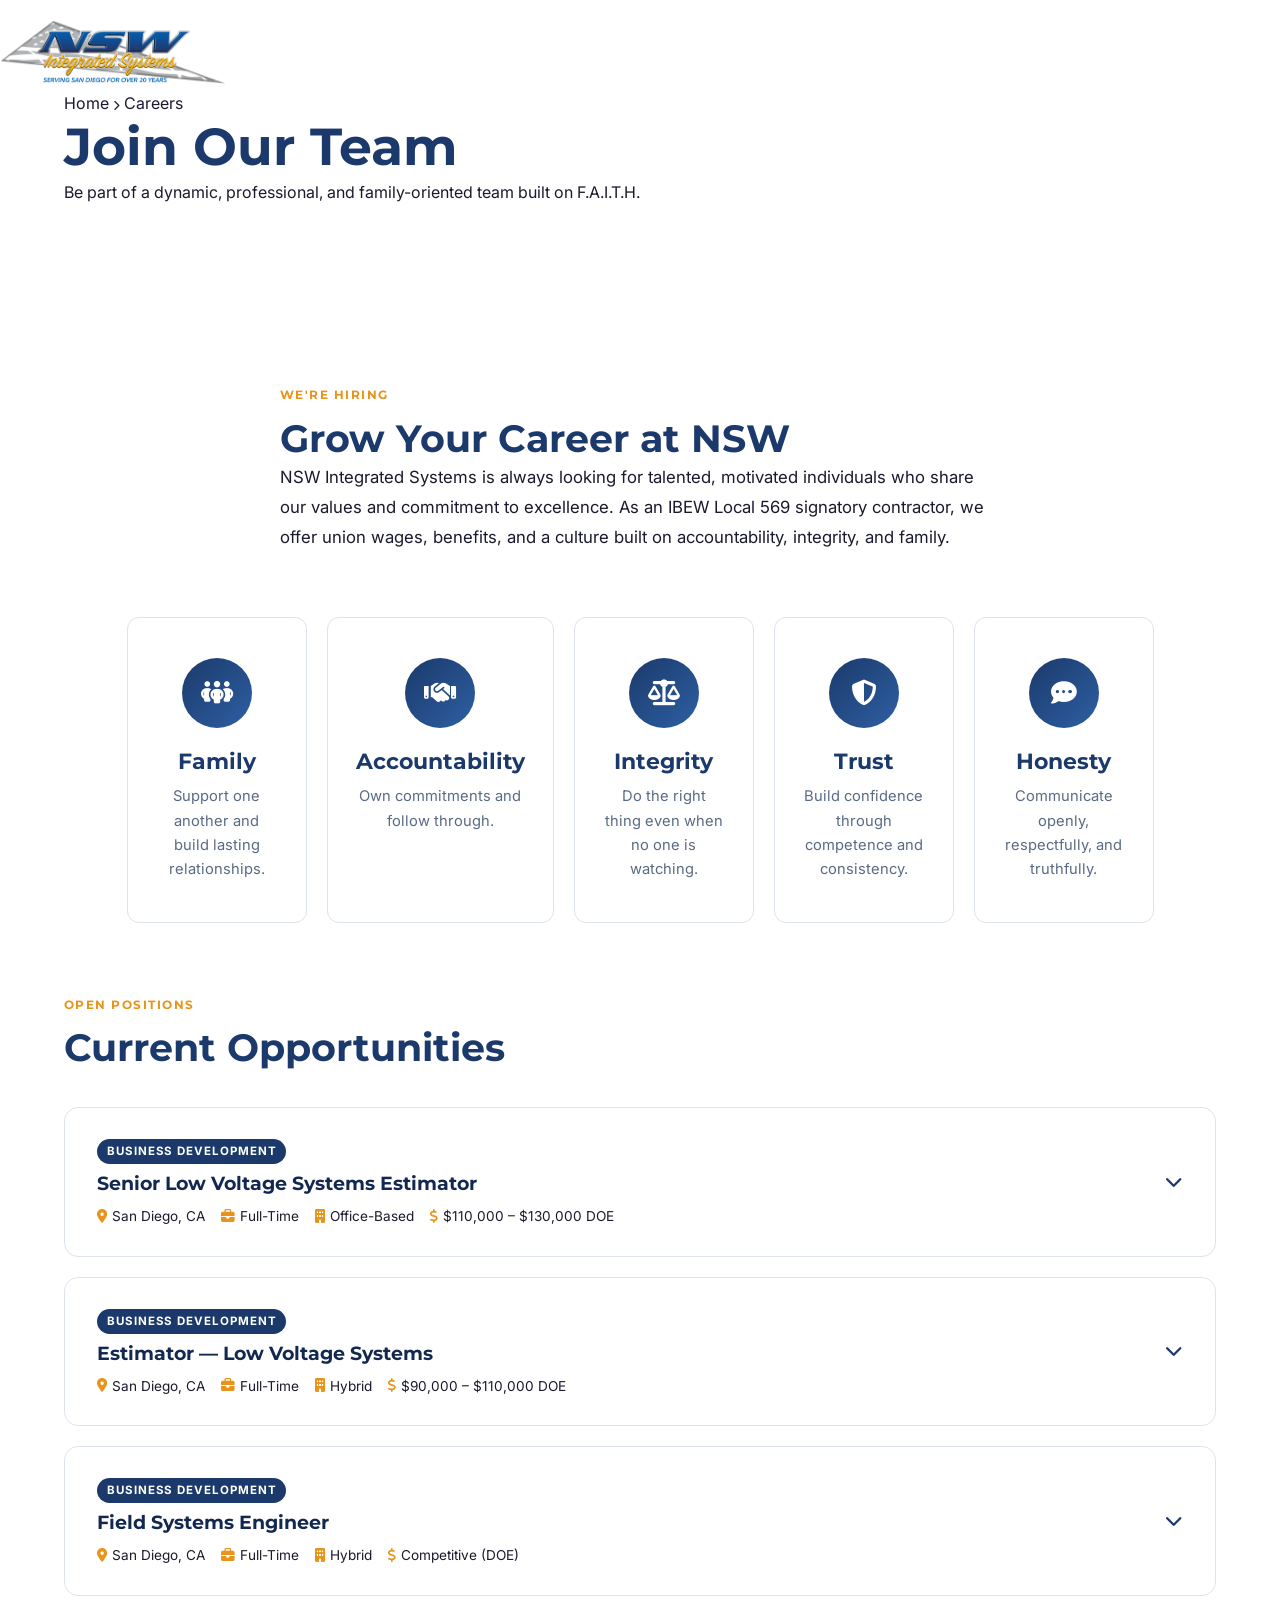
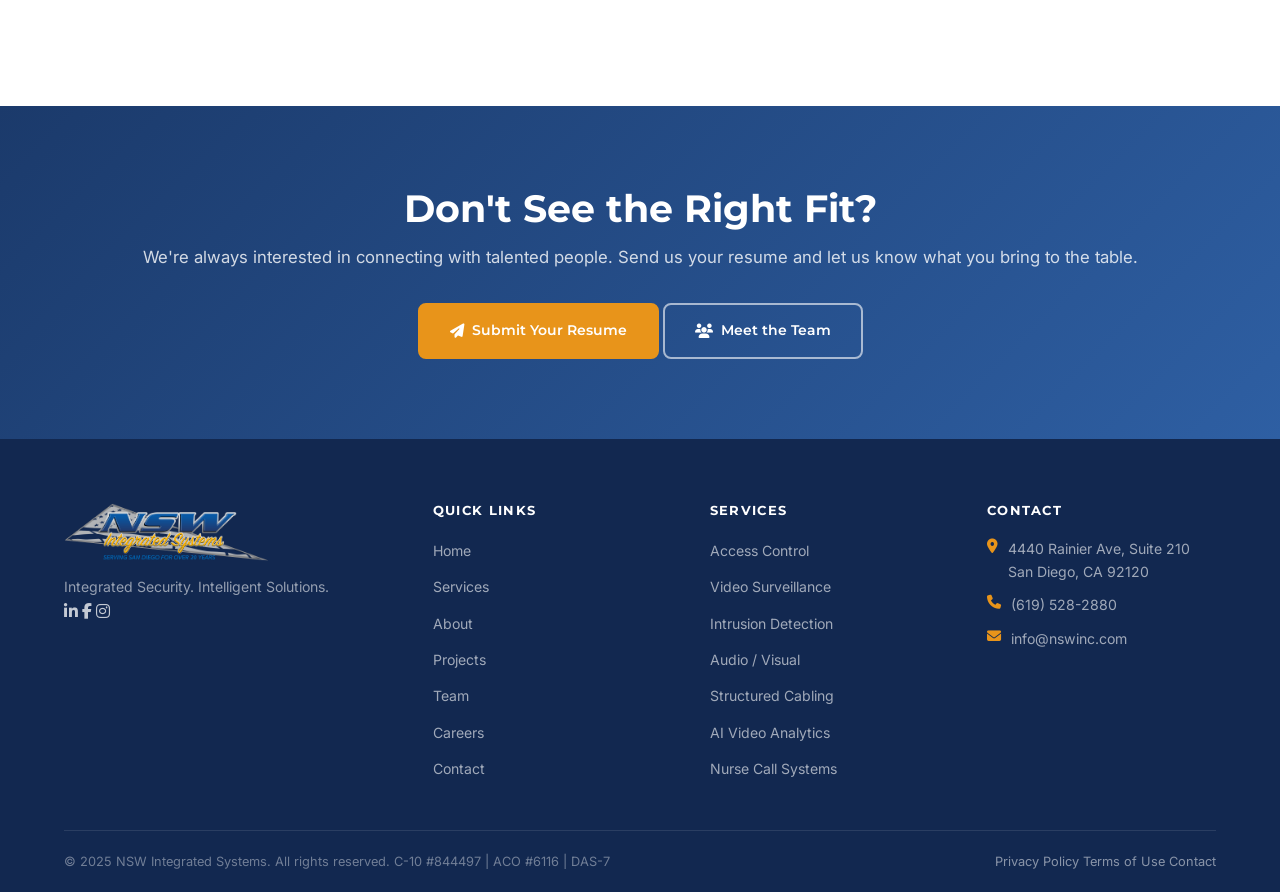
<file: careers.html>
<!DOCTYPE html>
<html lang="en">
<head>
  <meta charset="UTF-8" />
  <meta name="viewport" content="width=device-width, initial-scale=1.0" />
  <meta name="description" content="Careers at NSW Integrated Systems — join our team of low-voltage professionals in San Diego, CA. View open positions in estimating, engineering, and field operations." />
  <title>Careers | NSW Integrated Systems</title>

  <link rel="preconnect" href="https://fonts.googleapis.com" />
  <link rel="preconnect" href="https://fonts.gstatic.com" crossorigin />
  <link href="https://fonts.googleapis.com/css2?family=Montserrat:wght@400;600;700;800;900&family=Inter:wght@400;500;600&display=swap" rel="stylesheet" />
  <link rel="stylesheet" href="https://cdnjs.cloudflare.com/ajax/libs/font-awesome/6.5.1/css/all.min.css" crossorigin="anonymous" />
  <link rel="stylesheet" href="css/style.css" />
</head>
<body>

  <!-- ═══ NAVIGATION ══════════════════════════════════════ -->
  <nav class="navbar page-nav" id="navbar">
    <div class="nav-inner">
      <a href="index.html">
        <img src="assets/nsw-logo.png" alt="NSW Integrated Systems" class="nav-logo" />
      </a>
      <div class="nav-links">
        <a href="index.html">Home</a>
        <a href="services.html">Services</a>
        <a href="about.html">About</a>
        <a href="projects.html">Projects</a>
        <a href="team.html">Team</a>
        <a href="careers.html" class="active">Careers</a>
        <a href="contact.html">Contact</a>
        <a href="contact.html" class="btn-nav">Get a Quote</a>
      </div>
      <button class="hamburger" id="hamburger" aria-label="Open menu">
        <span></span><span></span><span></span>
      </button>
    </div>
  </nav>

  <div class="mobile-menu" id="mobileMenu">
    <a href="index.html">Home</a>
    <a href="services.html">Services</a>
    <a href="about.html">About</a>
    <a href="projects.html">Projects</a>
    <a href="team.html">Team</a>
        <a href="careers.html" class="active">Careers</a>
    <a href="contact.html">Contact</a>
    <a href="contact.html" class="btn-nav">Get a Quote</a>
  </div>

  <!-- ═══ PAGE HERO ════════════════════════════════════════ -->
  <section class="page-hero">
    <div class="container">
      <div class="breadcrumb">
        <a href="index.html">Home</a>
        <span class="sep"><i class="fa-solid fa-chevron-right" style="font-size:0.65rem;"></i></span>
        <span>Careers</span>
      </div>
      <h1>Join Our Team</h1>
      <p>Be part of a dynamic, professional, and family-oriented team built on F.A.I.T.H.</p>
    </div>
  </section>

  <!-- ═══════════════════════════════════════════════════════
       INTRO
  ════════════════════════════════════════════════════════ -->
  <section class="section-pad">
    <div class="container">
      <div class="text-center fade-in" style="max-width:720px; margin:0 auto 64px;">
        <span class="section-label">We're Hiring</span>
        <h2>Grow Your Career at NSW</h2>
        <div class="divider"></div>
        <p style="font-size:1.05rem; color:var(--color-gray); line-height:1.8;">
          NSW Integrated Systems is always looking for talented, motivated individuals who share
          our values and commitment to excellence. As an IBEW Local 569 signatory contractor, we
          offer union wages, benefits, and a culture built on accountability, integrity, and family.
        </p>
      </div>

      <!-- F.A.I.T.H. Values -->
      <div style="display:flex; flex-wrap:wrap; gap:20px; justify-content:center; margin-bottom:72px;">
        <div class="why-card fade-in" style="flex:0 1 180px; text-align:center;">
          <div class="why-icon"><i class="fa-solid fa-people-group"></i></div>
          <h3>Family</h3>
          <p>Support one another and build lasting relationships.</p>
        </div>
        <div class="why-card fade-in fade-in-delay-1" style="flex:0 1 180px; text-align:center;">
          <div class="why-icon"><i class="fa-solid fa-handshake"></i></div>
          <h3>Accountability</h3>
          <p>Own commitments and follow through.</p>
        </div>
        <div class="why-card fade-in fade-in-delay-2" style="flex:0 1 180px; text-align:center;">
          <div class="why-icon"><i class="fa-solid fa-scale-balanced"></i></div>
          <h3>Integrity</h3>
          <p>Do the right thing even when no one is watching.</p>
        </div>
        <div class="why-card fade-in fade-in-delay-3" style="flex:0 1 180px; text-align:center;">
          <div class="why-icon"><i class="fa-solid fa-shield-halved"></i></div>
          <h3>Trust</h3>
          <p>Build confidence through competence and consistency.</p>
        </div>
        <div class="why-card fade-in fade-in-delay-4" style="flex:0 1 180px; text-align:center;">
          <div class="why-icon"><i class="fa-solid fa-comment-dots"></i></div>
          <h3>Honesty</h3>
          <p>Communicate openly, respectfully, and truthfully.</p>
        </div>
      </div>

      <!-- ── Open Positions ────────────────────────────────── -->
      <div class="text-center fade-in" style="margin-bottom:36px;">
        <span class="section-label">Open Positions</span>
        <h2>Current Opportunities</h2>
        <div class="divider"></div>
      </div>

      <!-- JOB 1: Senior Estimator -->
      <div class="job-card fade-in">
        <div class="job-header" onclick="toggleJob('job1')">
          <div class="job-title-wrap">
            <span class="job-badge">Business Development</span>
            <h3>Senior Low Voltage Systems Estimator</h3>
            <div class="job-meta">
              <span><i class="fa-solid fa-location-dot"></i> San Diego, CA</span>
              <span><i class="fa-solid fa-briefcase"></i> Full-Time</span>
              <span><i class="fa-solid fa-building"></i> Office-Based</span>
              <span><i class="fa-solid fa-dollar-sign"></i> $110,000 – $130,000 DOE</span>
            </div>
          </div>
          <div class="job-toggle"><i class="fa-solid fa-chevron-down" id="job1-icon"></i></div>
        </div>
        <div class="job-body" id="job1">
          <div class="job-section">
            <h4>Position Summary</h4>
            <p>The Senior Low Voltage Systems Estimator is responsible for preparing accurate, timely, and competitive estimates for low voltage systems projects, including structured cabling, security systems, audiovisual (A/V), access control, video surveillance, nurse call, and other technology systems. This role requires a deep understanding of low voltage systems design, materials, labor pricing, and market trends.</p>
          </div>
          <div class="job-section">
            <h4>Key Responsibilities</h4>
            <ul>
              <li>Analyze project plans, specifications, and related documents to prepare detailed estimates.</li>
              <li>Perform take-offs and build accurate bills of materials (BOMs) for various low voltage systems.</li>
              <li>Work closely with manufacturers, vendors, and subcontractors to obtain competitive pricing.</li>
              <li>Develop labor estimates using historical data, productivity rates, and scope complexity.</li>
              <li>Create and maintain standardized estimate templates and cost databases.</li>
              <li>Conduct pre-bid meetings and site visits when necessary to assess conditions and scope.</li>
              <li>Collaborate with sales, engineering, and project managers to define scope and ensure alignment on bid strategies.</li>
              <li>Identify value engineering opportunities to enhance competitiveness.</li>
              <li>Participate in RFP responses and proposal development, including scopes of work and clarifications.</li>
              <li>Mentor junior estimators and contribute to continuous improvement of estimating processes.</li>
              <li>Stay current on industry pricing, codes, trends, and new technologies.</li>
            </ul>
          </div>
          <div class="job-cols">
            <div class="job-section">
              <h4>Required Qualifications</h4>
              <ul>
                <li>Minimum 5–7 years of experience in low voltage systems estimating, preferably in a senior or lead role.</li>
                <li>Strong knowledge of structured cabling, security, IP video surveillance, access control, A/V, and nurse call systems.</li>
                <li>Proficiency with estimating software such as Accubid, WeSuite, or similar platforms.</li>
                <li>Ability to read and interpret construction drawings, specifications, and schematics.</li>
                <li>Excellent math, analytical, and problem-solving skills.</li>
                <li>Proficiency in Microsoft Office Suite.</li>
              </ul>
            </div>
            <div class="job-section">
              <h4>Preferred Qualifications</h4>
              <ul>
                <li>Manufacturer certifications, BICSI certification (RCDD), or equivalent credentials.</li>
                <li>Familiarity with AutoCAD, Bluebeam, and Procore.</li>
                <li>Experience working with end-users, general contractors, electrical contractors, developers, and design teams.</li>
                <li>Prior field experience in low voltage systems installation or project management.</li>
              </ul>
            </div>
          </div>
          <div class="job-section">
            <h4>Compensation &amp; Benefits</h4>
            <ul class="job-benefits">
              <li><i class="fa-solid fa-check-circle"></i> $110,000–$130,000 annually (DOE)</li>
              <li><i class="fa-solid fa-check-circle"></i> Health, dental, and vision insurance</li>
              <li><i class="fa-solid fa-check-circle"></i> 401(k) with company match</li>
              <li><i class="fa-solid fa-check-circle"></i> Paid time off and holidays</li>
              <li><i class="fa-solid fa-check-circle"></i> Professional development opportunities</li>
            </ul>
          </div>
          <div style="margin-top:24px;">
            <a href="https://forms.monday.com/forms/d943883622a1f4b2627a8be16c28bdb2?r=use1" target="_blank" rel="noopener noreferrer" class="btn btn-primary">
              <i class="fa-solid fa-paper-plane"></i> Apply for This Position
            </a>
          </div>
        </div>
      </div>

      <!-- JOB 2: Estimator -->
      <div class="job-card fade-in">
        <div class="job-header" onclick="toggleJob('job2')">
          <div class="job-title-wrap">
            <span class="job-badge">Business Development</span>
            <h3>Estimator — Low Voltage Systems</h3>
            <div class="job-meta">
              <span><i class="fa-solid fa-location-dot"></i> San Diego, CA</span>
              <span><i class="fa-solid fa-briefcase"></i> Full-Time</span>
              <span><i class="fa-solid fa-building"></i> Hybrid</span>
              <span><i class="fa-solid fa-dollar-sign"></i> $90,000 – $110,000 DOE</span>
            </div>
          </div>
          <div class="job-toggle"><i class="fa-solid fa-chevron-down" id="job2-icon"></i></div>
        </div>
        <div class="job-body" id="job2">
          <div class="job-section">
            <h4>Position Summary</h4>
            <p>The Low Voltage Systems Estimator is responsible for supporting the estimating and preconstruction process by preparing accurate and timely cost estimates for low voltage systems projects. This role involves analyzing project documents, performing quantity take-offs, and assisting in the preparation of proposals.</p>
          </div>
          <div class="job-section">
            <h4>Key Responsibilities</h4>
            <ul>
              <li>Review project plans, drawings, and specifications to prepare detailed estimates.</li>
              <li>Perform material and labor take-offs for structured cabling, access control, video surveillance, A/V, nurse call, and other low voltage systems.</li>
              <li>Prepare bills of materials (BOMs) and secure vendor/subcontractor pricing.</li>
              <li>Develop proposals, scopes of work, and clarifications.</li>
              <li>Collaborate with internal teams to ensure accuracy and consistency of estimates.</li>
              <li>Assist in maintaining estimating tools, templates, and cost databases.</li>
              <li>Participate in pre-bid meetings and site visits as needed.</li>
              <li>Identify cost-saving opportunities and value engineering options.</li>
              <li>Stay informed on industry pricing, products, and emerging technologies.</li>
            </ul>
          </div>
          <div class="job-cols">
            <div class="job-section">
              <h4>Required Qualifications</h4>
              <ul>
                <li>2–4 years of experience in low voltage systems estimating or related field.</li>
                <li>Familiarity with structured cabling, security, A/V, and access control systems.</li>
                <li>Ability to read and interpret construction drawings, specifications, and schematics.</li>
                <li>Strong math and analytical skills with attention to detail.</li>
                <li>Proficiency in Microsoft Office Suite.</li>
                <li>Experience with estimating software such as Accubid, WeSuite, or similar.</li>
              </ul>
            </div>
            <div class="job-section">
              <h4>Preferred Qualifications</h4>
              <ul>
                <li>BICSI certification or manufacturer training/certifications.</li>
                <li>Knowledge of AutoCAD, Bluebeam, or Procore.</li>
                <li>Prior hands-on field experience in low voltage systems installation.</li>
              </ul>
            </div>
          </div>
          <div class="job-section">
            <h4>Compensation &amp; Benefits</h4>
            <ul class="job-benefits">
              <li><i class="fa-solid fa-check-circle"></i> $90,000–$110,000 annually (DOE)</li>
              <li><i class="fa-solid fa-check-circle"></i> Health, dental, and vision insurance</li>
              <li><i class="fa-solid fa-check-circle"></i> 401(k) with company match</li>
              <li><i class="fa-solid fa-check-circle"></i> Paid time off and holidays</li>
              <li><i class="fa-solid fa-check-circle"></i> Professional development opportunities</li>
            </ul>
          </div>
          <div style="margin-top:24px;">
            <a href="https://forms.monday.com/forms/d943883622a1f4b2627a8be16c28bdb2?r=use1" target="_blank" rel="noopener noreferrer" class="btn btn-primary">
              <i class="fa-solid fa-paper-plane"></i> Apply for This Position
            </a>
          </div>
        </div>
      </div>

      <!-- JOB 3: Field Systems Engineer -->
      <div class="job-card fade-in">
        <div class="job-header" onclick="toggleJob('job3')">
          <div class="job-title-wrap">
            <span class="job-badge">Business Development</span>
            <h3>Field Systems Engineer</h3>
            <div class="job-meta">
              <span><i class="fa-solid fa-location-dot"></i> San Diego, CA</span>
              <span><i class="fa-solid fa-briefcase"></i> Full-Time</span>
              <span><i class="fa-solid fa-building"></i> Hybrid</span>
              <span><i class="fa-solid fa-dollar-sign"></i> Competitive (DOE)</span>
            </div>
          </div>
          <div class="job-toggle"><i class="fa-solid fa-chevron-down" id="job3-icon"></i></div>
        </div>
        <div class="job-body" id="job3">
          <div class="job-section">
            <h4>Position Summary</h4>
            <p>The Field Systems Engineer is a technical overlay supporting the Business Development team in strategic customer opportunities and delivering successful client solutions. This role provides pre-sales design expertise, technical consultation, and proposal support, while also assisting post-sale to ensure smooth project implementation.</p>
          </div>
          <div class="job-section">
            <h4>Key Responsibilities</h4>
            <ul>
              <li>Partner with Business Development team members to support client engagements, presentations, and solution development.</li>
              <li>Conduct needs assessments, site surveys, and technical discovery meetings with prospective and existing clients.</li>
              <li>Develop system designs, scopes of work, BOMs, and proposal documentation in collaboration with estimating and engineering.</li>
              <li>Deliver technical sales presentations and product demonstrations to support client decision-making.</li>
              <li>Act as a subject matter expert on low voltage systems, advising pre-sales staff and clients on best-fit solutions.</li>
              <li>Provide post-sales technical support as needed, including clarifications and design adjustments during project implementation.</li>
              <li>Collaborate with project managers and operations to ensure smooth handoffs from sales to delivery.</li>
              <li>Maintain up-to-date knowledge of manufacturer offerings, technology trends, and industry best practices.</li>
              <li>Support RFP responses, proposals, and bid strategies to enhance competitiveness.</li>
              <li>Represent the company at trade shows, industry events, and client-facing functions when required.</li>
            </ul>
          </div>
          <div class="job-cols">
            <div class="job-section">
              <h4>Required Qualifications</h4>
              <ul>
                <li>Minimum 3–5 years of experience in sales engineering, design, or technical consulting for low voltage systems.</li>
                <li>Strong working knowledge of security systems, video surveillance, access control, audiovisual, nurse call, structured cabling, and related technologies.</li>
                <li>Excellent communication skills with the ability to translate technical concepts into client-friendly solutions.</li>
                <li>Ability to read and interpret construction drawings, specifications, and technical schematics.</li>
                <li>Proficiency in Microsoft Office Suite.</li>
              </ul>
            </div>
            <div class="job-section">
              <h4>Preferred Qualifications</h4>
              <ul>
                <li>Manufacturer and industry certifications a plus.</li>
                <li>Familiarity with CRM platforms (Monday, Salesforce, HubSpot, or similar).</li>
                <li>Previous field experience in installation, project management, or system commissioning.</li>
              </ul>
            </div>
          </div>
          <div class="job-section">
            <h4>Compensation &amp; Benefits</h4>
            <ul class="job-benefits">
              <li><i class="fa-solid fa-check-circle"></i> Competitive salary (DOE)</li>
              <li><i class="fa-solid fa-check-circle"></i> Health, dental, and vision insurance</li>
              <li><i class="fa-solid fa-check-circle"></i> 401(k) with company match</li>
              <li><i class="fa-solid fa-check-circle"></i> Paid time off and holidays</li>
              <li><i class="fa-solid fa-check-circle"></i> Professional development and certification opportunities</li>
            </ul>
          </div>
          <div style="margin-top:24px;">
            <a href="https://forms.monday.com/forms/d943883622a1f4b2627a8be16c28bdb2?r=use1" target="_blank" rel="noopener noreferrer" class="btn btn-primary">
              <i class="fa-solid fa-paper-plane"></i> Apply for This Position
            </a>
          </div>
        </div>
      </div>

    </div>
  </section>

  <!-- ═══ GENERAL APPLICATION CTA ══════════════════════════ -->
  <section class="cta-banner">
    <div class="container">
      <h2 class="fade-in">Don't See the Right Fit?</h2>
      <p class="fade-in fade-in-delay-1">
        We're always interested in connecting with talented people. Send us your resume and let us know what you bring to the table.
      </p>
      <div class="cta-buttons fade-in fade-in-delay-2">
        <a href="https://forms.monday.com/forms/d943883622a1f4b2627a8be16c28bdb2?r=use1" target="_blank" rel="noopener noreferrer" class="btn btn-primary">
          <i class="fa-solid fa-paper-plane"></i> Submit Your Resume
        </a>
        <a href="team.html" class="btn btn-outline">
          <i class="fa-solid fa-users"></i> Meet the Team
        </a>
      </div>
    </div>
  </section>

  <!-- ═══ FOOTER ════════════════════════════════════════════ -->
  <footer class="footer">
    <div class="container">
      <div class="footer-grid">
        <div>
          <img src="assets/nsw-logo.png" alt="NSW Integrated Systems" class="footer-logo" />
          <p class="footer-tagline">Integrated Security. Intelligent Solutions.</p>
          <div class="footer-social">
            <a href="https://www.linkedin.com/company/nsw-integrated-systems/" target="_blank" rel="noopener noreferrer" class="social-link" aria-label="LinkedIn"><i class="fa-brands fa-linkedin-in"></i></a>
            <a href="#" class="social-link" aria-label="Facebook"><i class="fa-brands fa-facebook-f"></i></a>
            <a href="#" class="social-link" aria-label="Instagram"><i class="fa-brands fa-instagram"></i></a>
          </div>
        </div>
        <div class="footer-col">
          <h4>Quick Links</h4>
          <ul>
            <li><a href="index.html">Home</a></li>
            <li><a href="services.html">Services</a></li>
            <li><a href="about.html">About</a></li>
            <li><a href="projects.html">Projects</a></li>
            <li><a href="team.html">Team</a></li>
            <li><a href="careers.html" class="active">Careers</a></li>
            <li><a href="contact.html">Contact</a></li>
          </ul>
        </div>
        <div class="footer-col">
          <h4>Services</h4>
          <ul>
            <li><a href="services.html">Access Control</a></li>
            <li><a href="services.html">Video Surveillance</a></li>
            <li><a href="services.html">Intrusion Detection</a></li>
            <li><a href="services.html">Audio / Visual</a></li>
            <li><a href="services.html">Structured Cabling</a></li>
            <li><a href="services.html">AI Video Analytics</a></li>
            <li><a href="services.html">Nurse Call Systems</a></li>
          </ul>
        </div>
        <div class="footer-col">
          <h4>Contact</h4>
          <div class="footer-contact-item">
            <i class="fa-solid fa-location-dot"></i>
            <span>4440 Rainier Ave, Suite 210<br />San Diego, CA 92120</span>
          </div>
          <div class="footer-contact-item">
            <i class="fa-solid fa-phone"></i>
            <span><a href="tel:6195282880" style="color:inherit;">(619) 528-2880</a></span>
          </div>
          <div class="footer-contact-item">
            <i class="fa-solid fa-envelope"></i>
            <span><a href="mailto:info@nswinc.com" style="color:inherit;">info@nswinc.com</a></span>
          </div>
        </div>
      </div>
      <div class="footer-bottom">
        <span class="footer-bottom-text">&copy; 2025 NSW Integrated Systems. All rights reserved. C-10 #844497 | ACO #6116 | DAS-7</span>
        <div class="footer-bottom-links">
          <a href="#">Privacy Policy</a>
          <a href="#">Terms of Use</a>
          <a href="contact.html">Contact</a>
        </div>
      </div>
    </div>
  </footer>

  <script src="js/main.js"></script>
  <script>
    function toggleJob(id) {
      const body = document.getElementById(id);
      const icon = document.getElementById(id + '-icon');
      const isOpen = body.classList.contains('open');
      // Close all
      document.querySelectorAll('.job-body').forEach(el => el.classList.remove('open'));
      document.querySelectorAll('.job-toggle i').forEach(el => el.style.transform = '');
      // Open clicked if it was closed
      if (!isOpen) {
        body.classList.add('open');
        icon.style.transform = 'rotate(180deg)';
      }
    }
  </script>
</body>
</html>
</file>
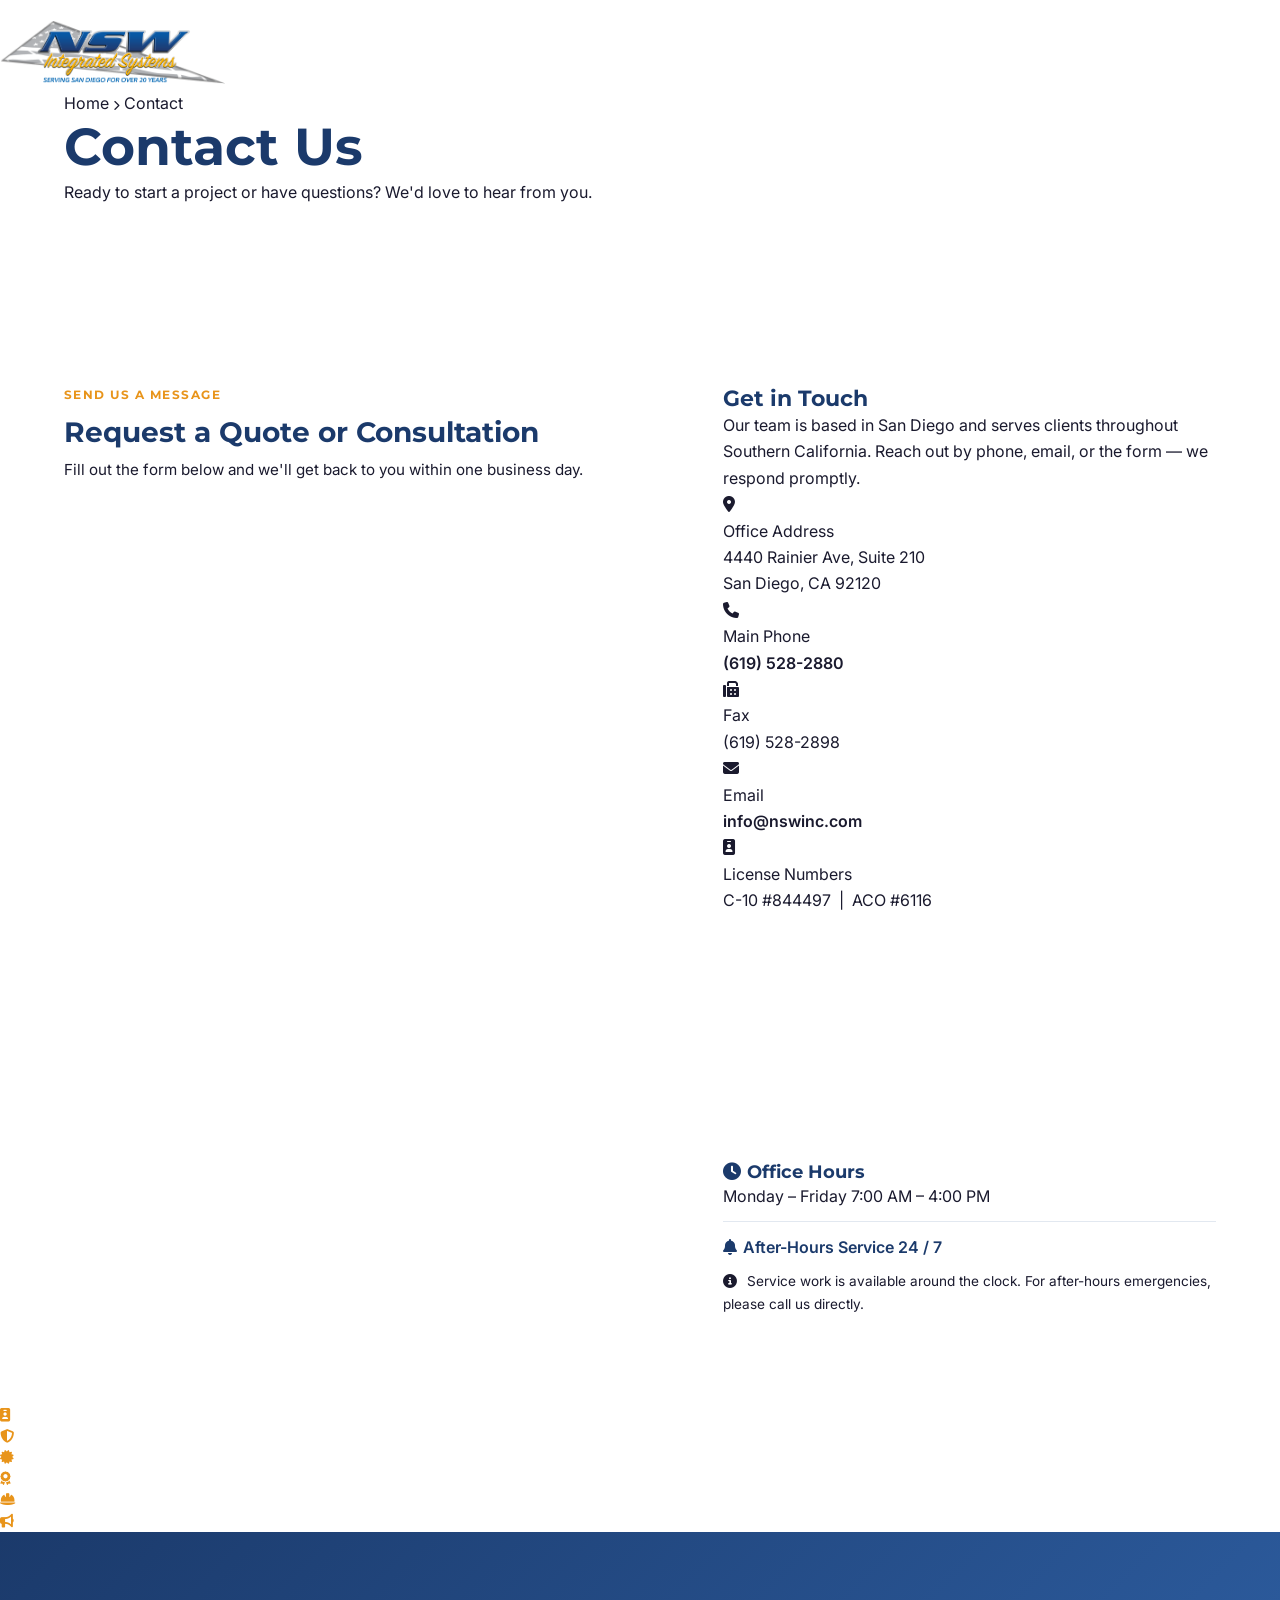
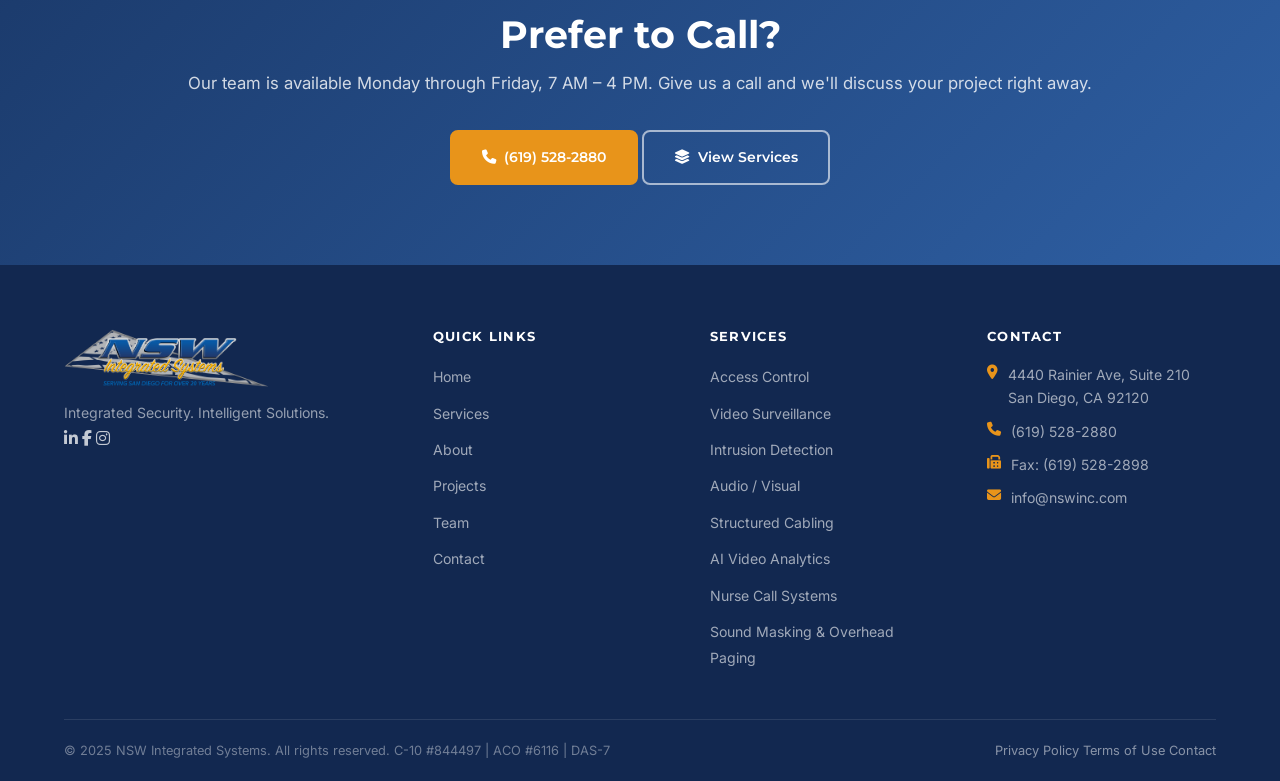
<file: contact.html>
<!DOCTYPE html>
<html lang="en">
<head>
  <meta charset="UTF-8" />
  <meta name="viewport" content="width=device-width, initial-scale=1.0" />
  <meta name="description" content="Contact NSW Integrated Systems — request a quote, reach our team, or visit us at 4440 Rainier Ave, Suite 210, San Diego, CA 92120." />
  <title>Contact | NSW Integrated Systems</title>

  <link rel="preconnect" href="https://fonts.googleapis.com" />
  <link rel="preconnect" href="https://fonts.gstatic.com" crossorigin />
  <link href="https://fonts.googleapis.com/css2?family=Montserrat:wght@400;600;700;800;900&family=Inter:wght@400;500;600&display=swap" rel="stylesheet" />
  <link rel="stylesheet" href="https://cdnjs.cloudflare.com/ajax/libs/font-awesome/6.5.1/css/all.min.css" crossorigin="anonymous" />
  <link rel="stylesheet" href="css/style.css" />
</head>
<body>

  <!-- ═══ NAVIGATION ══════════════════════════════════════ -->
  <nav class="navbar page-nav" id="navbar">
    <div class="nav-inner">
      <a href="index.html">
        <img src="assets/nsw-logo.png" alt="NSW Integrated Systems" class="nav-logo" />
      </a>
      <div class="nav-links">
        <a href="index.html">Home</a>
        <a href="services.html">Services</a>
        <a href="about.html">About</a>
        <a href="projects.html">Projects</a>
        <a href="team.html">Team</a>
        <a href="careers.html">Careers</a>
        <a href="contact.html" class="active">Contact</a>
        <a href="contact.html" class="btn-nav">Get a Quote</a>
      </div>
      <button class="hamburger" id="hamburger" aria-label="Open menu">
        <span></span><span></span><span></span>
      </button>
    </div>
  </nav>

  <div class="mobile-menu" id="mobileMenu">
    <a href="index.html">Home</a>
    <a href="services.html">Services</a>
    <a href="about.html">About</a>
    <a href="projects.html">Projects</a>
    <a href="team.html">Team</a>
        <a href="careers.html">Careers</a>
    <a href="contact.html">Contact</a>
    <a href="contact.html" class="btn-nav">Get a Quote</a>
  </div>

  <!-- ═══ PAGE HERO ════════════════════════════════════════ -->
  <section class="page-hero">
    <div class="container">
      <div class="breadcrumb">
        <a href="index.html">Home</a>
        <span class="sep"><i class="fa-solid fa-chevron-right" style="font-size:0.65rem;"></i></span>
        <span>Contact</span>
      </div>
      <h1>Contact Us</h1>
      <p>Ready to start a project or have questions? We'd love to hear from you.</p>
    </div>
  </section>

  <!-- ═══════════════════════════════════════════════════════
       CONTACT MAIN — Form + Info
  ════════════════════════════════════════════════════════ -->
  <section class="section-pad">
    <div class="container">
      <div class="contact-grid">

        <!-- LEFT: Contact Form -->
        <div class="fade-in">
          <div class="contact-form-card">
            <span class="section-label">Send Us a Message</span>
            <h2 style="font-size:1.75rem; margin-bottom:8px;">Request a Quote or Consultation</h2>
            <p style="color:var(--color-gray); margin-bottom:28px; font-size:0.95rem;">
              Fill out the form below and we'll get back to you within one business day.
            </p>

            <iframe
              src="https://forms.monday.com/forms/embed/001392fcf7e4c7627875c4bd4c54315e?r=use1"
              width="100%"
              height="750"
              style="border:none; border-radius:8px;"
              title="Contact Form"
              loading="lazy"
            ></iframe>
          </div>
        </div><!-- /form col -->

        <!-- RIGHT: Contact Info -->
        <div class="contact-info-col fade-in fade-in-delay-2">
          <h3>Get in Touch</h3>
          <p>
            Our team is based in San Diego and serves clients throughout Southern California.
            Reach out by phone, email, or the form — we respond promptly.
          </p>

          <div class="contact-detail-item">
            <div class="contact-detail-icon"><i class="fa-solid fa-location-dot"></i></div>
            <div class="contact-detail-text">
              <span>Office Address</span>
              <p>4440 Rainier Ave, Suite 210<br />San Diego, CA 92120</p>
            </div>
          </div>

          <div class="contact-detail-item">
            <div class="contact-detail-icon"><i class="fa-solid fa-phone"></i></div>
            <div class="contact-detail-text">
              <span>Main Phone</span>
              <p><a href="tel:6195282880" style="color:inherit; font-weight:600;">(619) 528-2880</a></p>
            </div>
          </div>

          <div class="contact-detail-item">
            <div class="contact-detail-icon"><i class="fa-solid fa-fax"></i></div>
            <div class="contact-detail-text">
              <span>Fax</span>
              <p>(619) 528-2898</p>
            </div>
          </div>

          <div class="contact-detail-item">
            <div class="contact-detail-icon"><i class="fa-solid fa-envelope"></i></div>
            <div class="contact-detail-text">
              <span>Email</span>
              <p><a href="mailto:info@nswinc.com" style="color:inherit; font-weight:600;">info@nswinc.com</a></p>
            </div>
          </div>

          <div class="contact-detail-item">
            <div class="contact-detail-icon"><i class="fa-solid fa-id-badge"></i></div>
            <div class="contact-detail-text">
              <span>License Numbers</span>
              <p>C-10 #844497 &nbsp;|&nbsp; ACO #6116</p>
            </div>
          </div>

          <!-- Map -->
          <div style="border-radius:12px; overflow:hidden; width:100%; height:220px; margin-bottom:28px;">
            <iframe
              src="https://www.google.com/maps/embed?pb=!1m18!1m12!1m3!1d3354.1!2d-117.0869!3d32.7559!2m3!1f0!2f0!3f0!3m2!1i1024!2i768!4f13.1!3m3!1m2!1s0x80d9548f4b3e3c01%3A0x1!2s4440+Rainier+Ave+Suite+210%2C+San+Diego%2C+CA+92120!5e0!3m2!1sen!2sus!4v1"
              width="100%"
              height="220"
              style="border:none; display:block;"
              allowfullscreen=""
              loading="lazy"
              referrerpolicy="no-referrer-when-downgrade"
              title="NSW Integrated Systems Office Location"
            ></iframe>
          </div>

          <!-- Hours -->
          <div class="hours-section">
            <h4><i class="fa-solid fa-clock" style="margin-right:6px;"></i>Office Hours</h4>
            <div class="hours-row">
              <span>Monday – Friday</span>
              <span>7:00 AM – 4:00 PM</span>
            </div>
            <div class="hours-row" style="margin-top:12px; padding-top:12px; border-top:1px solid var(--color-border, #e2e8f0);">
              <span style="font-weight:600; color:var(--color-navy, #1B3A6B);"><i class="fa-solid fa-bell" style="margin-right:6px; color:var(--color-accent);"></i>After-Hours Service</span>
              <span style="font-weight:600; color:var(--color-navy, #1B3A6B);">24 / 7</span>
            </div>
            <p style="margin-top:10px; font-size:0.85rem; color:var(--color-gray);">
              <i class="fa-solid fa-circle-info" style="margin-right:6px; color:var(--color-accent);"></i>
              Service work is available around the clock. For after-hours emergencies, please call us directly.
            </p>
          </div>

        </div><!-- /info col -->

      </div><!-- /contact-grid -->
    </div>
  </section>

  <!-- ═══════════════════════════════════════════════════════
       CERTS BAR
  ════════════════════════════════════════════════════════ -->
  <div class="certs-bar">
    <div class="certs-inner">
      <div class="cert-item">
        <i class="fa-solid fa-id-badge"></i> C-10 License #844497
      </div>
      <div class="cert-sep"></div>
      <div class="cert-item">
        <i class="fa-solid fa-shield-halved"></i> ACO #6116
      </div>
      <div class="cert-sep"></div>
      <div class="cert-item">
        <i class="fa-solid fa-certificate"></i> Software House Certified
      </div>
      <div class="cert-sep"></div>
      <div class="cert-item">
        <i class="fa-solid fa-award"></i> CISA Certified
      </div>
      <div class="cert-sep"></div>
      <div class="cert-item">
        <i class="fa-solid fa-helmet-safety"></i> IBEW Local 569
      </div>
      <div class="cert-sep"></div>
      <div class="cert-item">
        <i class="fa-solid fa-bullhorn"></i> DAS-7 &middot; Biamp Certified
      </div>
    </div>
  </div>

  <!-- ═══ CTA BANNER ═══════════════════════════════════════ -->
  <section class="cta-banner">
    <div class="container">
      <h2 class="fade-in">Prefer to Call?</h2>
      <p class="fade-in fade-in-delay-1">
        Our team is available Monday through Friday, 7 AM – 4 PM.
        Give us a call and we'll discuss your project right away.
      </p>
      <div class="cta-buttons fade-in fade-in-delay-2">
        <a href="tel:6195282880" class="btn btn-primary">
          <i class="fa-solid fa-phone"></i> (619) 528-2880
        </a>
        <a href="services.html" class="btn btn-outline">
          <i class="fa-solid fa-layer-group"></i> View Services
        </a>
      </div>
    </div>
  </section>

  <!-- ═══ FOOTER ════════════════════════════════════════════ -->
  <footer class="footer">
    <div class="container">
      <div class="footer-grid">
        <div>
          <img src="assets/nsw-logo.png" alt="NSW Integrated Systems" class="footer-logo" />
          <p class="footer-tagline">Integrated Security. Intelligent Solutions.</p>
          <div class="footer-social">
            <a href="https://www.linkedin.com/company/nsw-integrated-systems/" target="_blank" rel="noopener noreferrer" class="social-link" aria-label="LinkedIn"><i class="fa-brands fa-linkedin-in"></i></a>
            <a href="#" class="social-link" aria-label="Facebook"><i class="fa-brands fa-facebook-f"></i></a>
            <a href="#" class="social-link" aria-label="Instagram"><i class="fa-brands fa-instagram"></i></a>
          </div>
        </div>
        <div class="footer-col">
          <h4>Quick Links</h4>
          <ul>
            <li><a href="index.html">Home</a></li>
            <li><a href="services.html">Services</a></li>
            <li><a href="about.html">About</a></li>
            <li><a href="projects.html">Projects</a></li>
            <li><a href="team.html">Team</a></li>
            <li><a href="contact.html">Contact</a></li>
          </ul>
        </div>
        <div class="footer-col">
          <h4>Services</h4>
          <ul>
            <li><a href="services.html">Access Control</a></li>
            <li><a href="services.html">Video Surveillance</a></li>
            <li><a href="services.html">Intrusion Detection</a></li>
            <li><a href="services.html">Audio / Visual</a></li>
            <li><a href="services.html">Structured Cabling</a></li>
            <li><a href="services.html">AI Video Analytics</a></li>
            <li><a href="services.html">Nurse Call Systems</a></li>
            <li><a href="services.html#sound-masking">Sound Masking &amp; Overhead Paging</a></li>
          </ul>
        </div>
        <div class="footer-col">
          <h4>Contact</h4>
          <div class="footer-contact-item">
            <i class="fa-solid fa-location-dot"></i>
            <span>4440 Rainier Ave, Suite 210<br />San Diego, CA 92120</span>
          </div>
          <div class="footer-contact-item">
            <i class="fa-solid fa-phone"></i>
            <span><a href="tel:6195282880" style="color:inherit;">(619) 528-2880</a></span>
          </div>
          <div class="footer-contact-item">
            <i class="fa-solid fa-fax"></i>
            <span>Fax: (619) 528-2898</span>
          </div>
          <div class="footer-contact-item">
            <i class="fa-solid fa-envelope"></i>
            <span><a href="mailto:info@nswinc.com" style="color:inherit;">info@nswinc.com</a></span>
          </div>
        </div>
      </div>
      <div class="footer-bottom">
        <span class="footer-bottom-text">&copy; 2025 NSW Integrated Systems. All rights reserved. C-10 #844497 | ACO #6116 | DAS-7</span>
        <div class="footer-bottom-links">
          <a href="#">Privacy Policy</a>
          <a href="#">Terms of Use</a>
          <a href="contact.html">Contact</a>
        </div>
      </div>
    </div>
  </footer>

  <script src="js/main.js"></script>
</body>
</html>
</file>
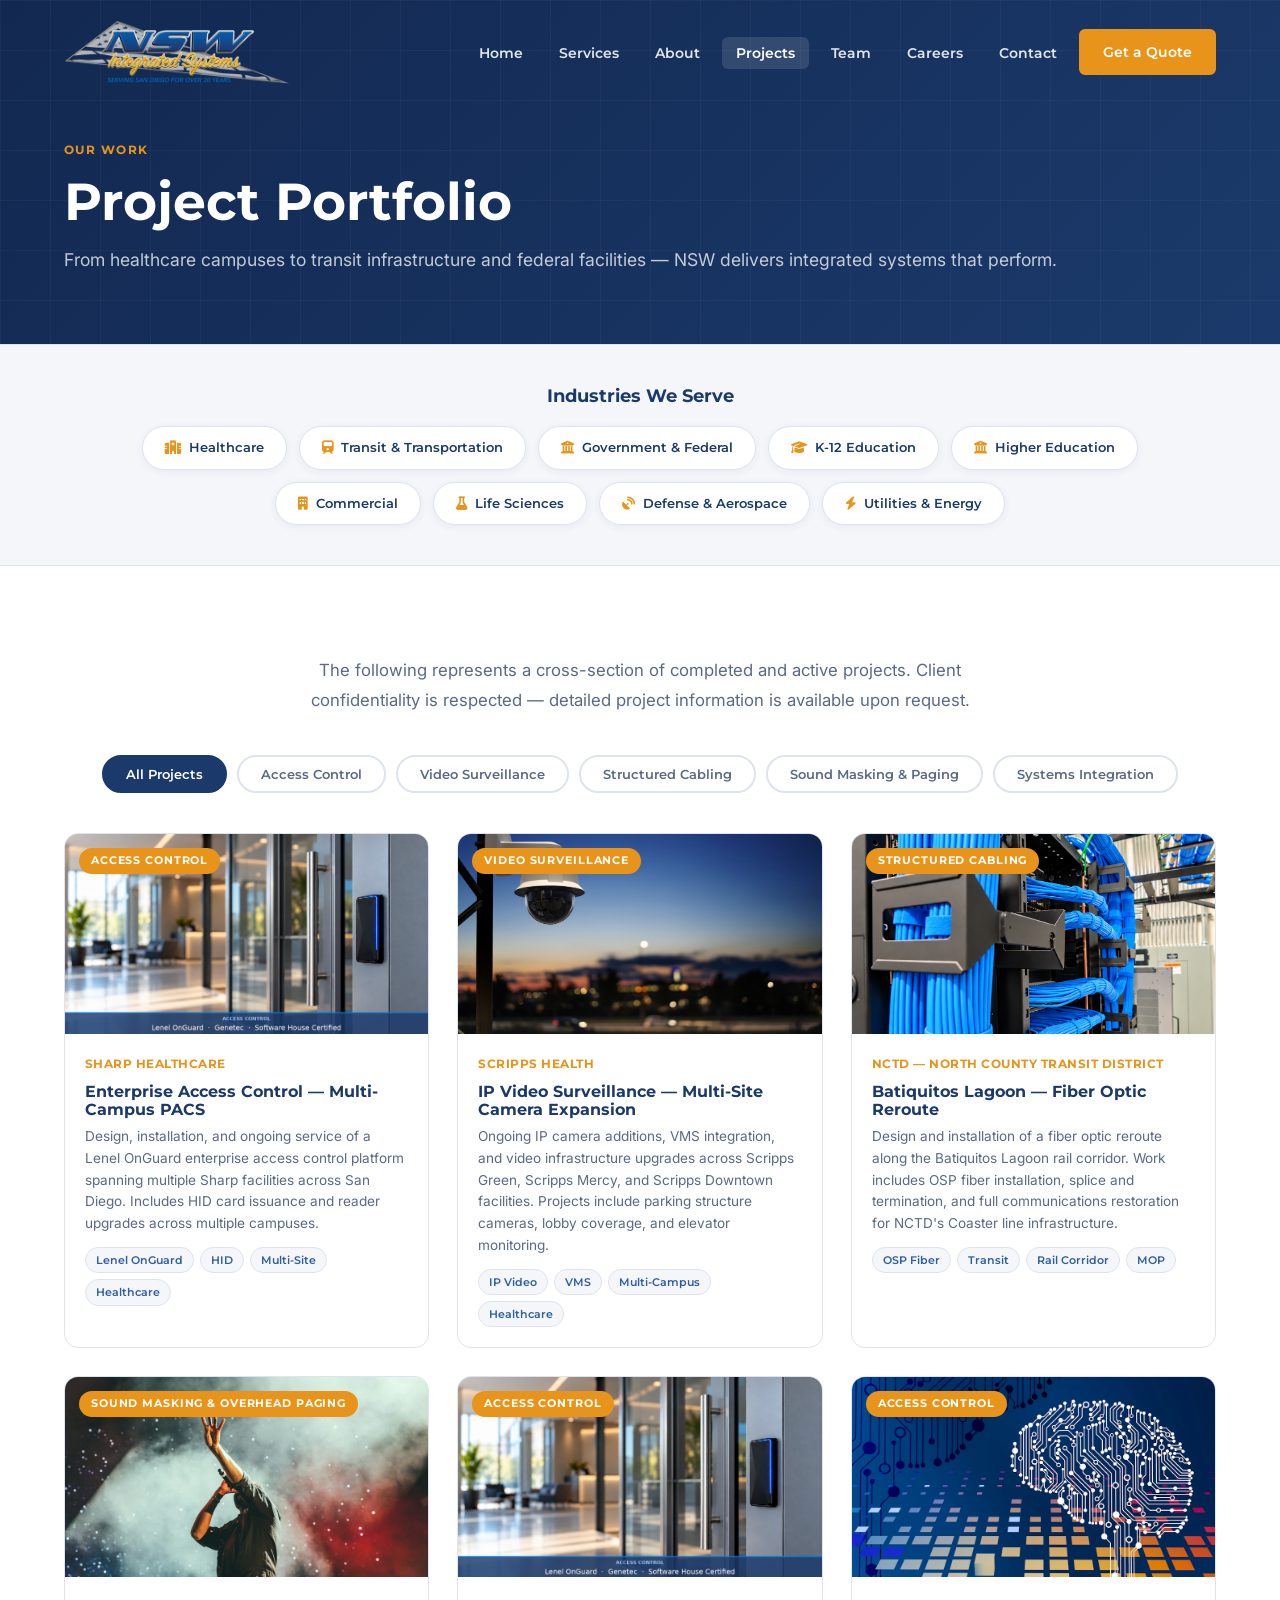
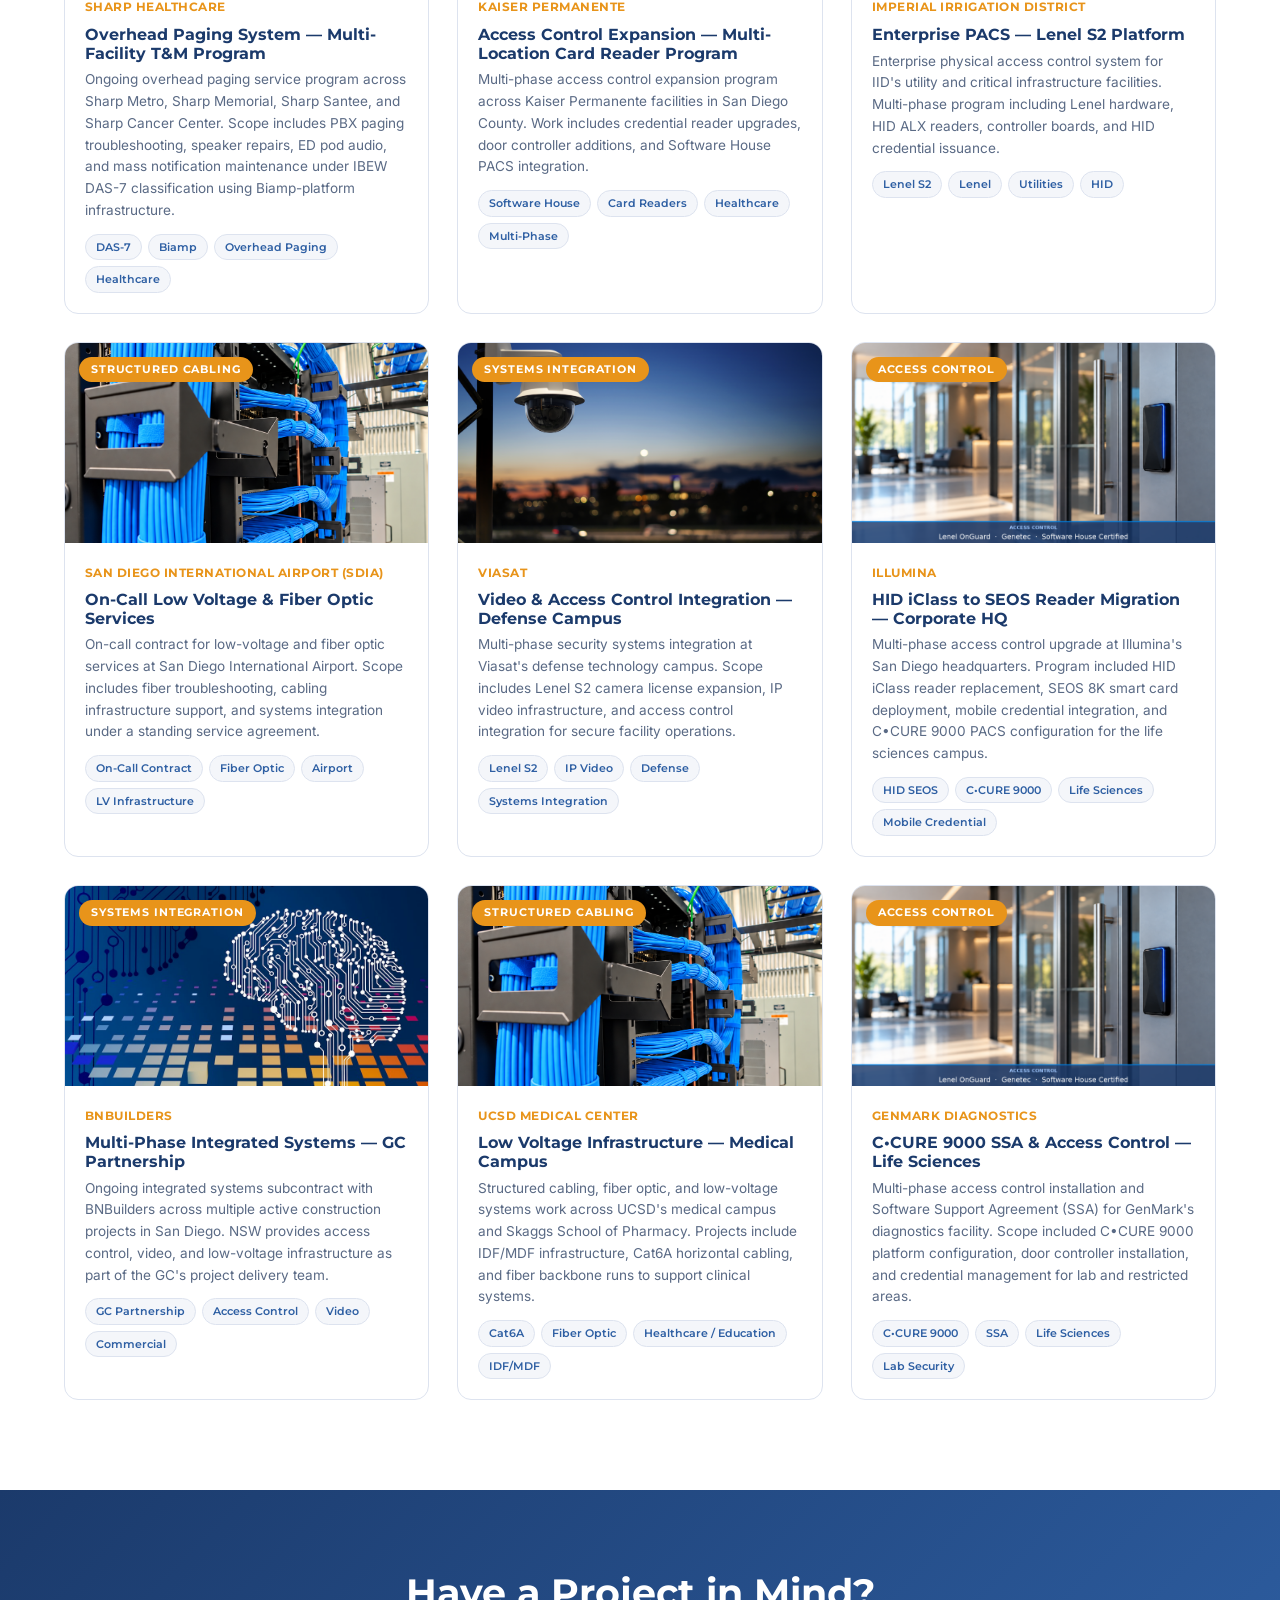
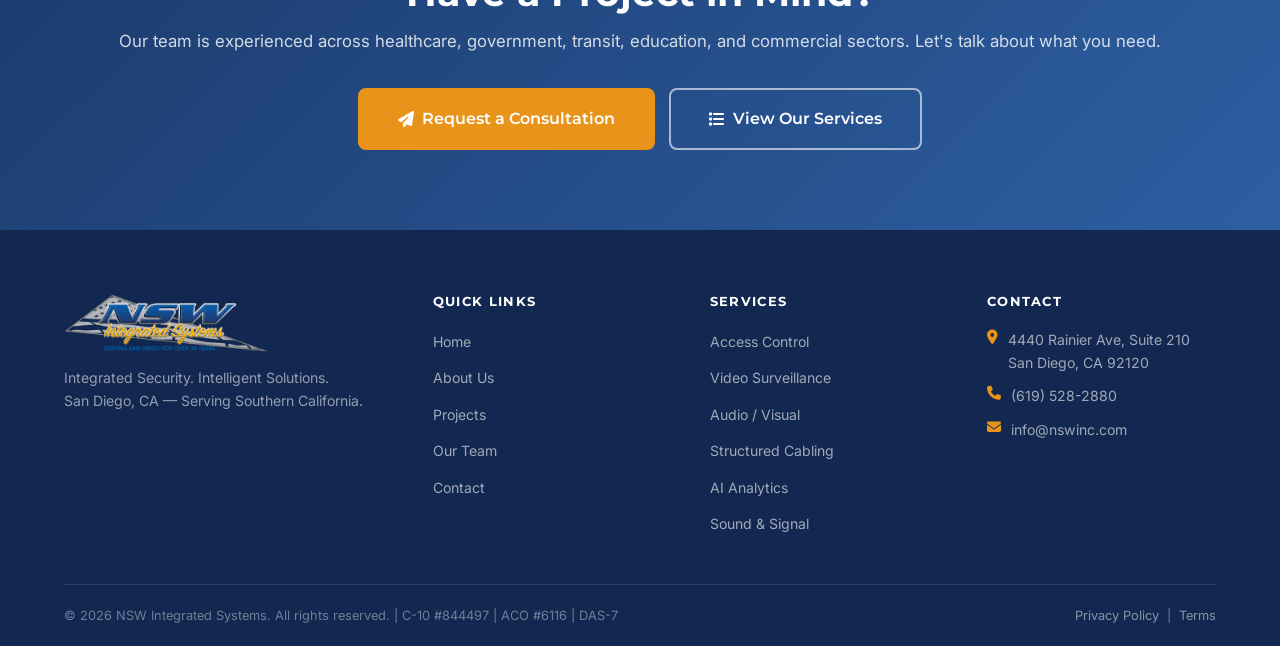
<file: projects.html>
<!DOCTYPE html>
<html lang="en">
<head>
  <meta charset="UTF-8" />
  <meta name="viewport" content="width=device-width, initial-scale=1.0" />
  <meta name="description" content="NSW Integrated Systems project portfolio — access control, video surveillance, structured cabling, sound masking, overhead paging, and systems integration across Southern California." />
  <title>Projects | NSW Integrated Systems</title>
  <link rel="stylesheet" href="css/style.css" />
  <link rel="stylesheet" href="https://cdnjs.cloudflare.com/ajax/libs/font-awesome/6.5.1/css/all.min.css" crossorigin="anonymous" />
  <style>
    .projects-intro {
      max-width: 680px;
      margin: 0 auto 40px;
      text-align: center;
      color: var(--text-muted);
      font-size: 1.05rem;
      line-height: 1.75;
    }
    .project-card { cursor: default; }
    .project-thumb { position: relative; overflow: hidden; }
    .project-thumb img {
      width: 100%;
      height: 200px;
      object-fit: cover;
      display: block;
      transition: transform .5s ease;
    }
    .project-card:hover .project-thumb img { transform: scale(1.06); }
    .project-cat {
      position: absolute;
      top: 14px; left: 14px;
      background: var(--accent);
      color: var(--white);
      font-family: var(--font-head);
      font-size: .68rem;
      font-weight: 700;
      letter-spacing: .08em;
      text-transform: uppercase;
      padding: 4px 12px;
      border-radius: 20px;
      z-index: 2;
    }
    .project-info { padding: 20px; }
    .project-info h3 { font-size: .97rem; margin-bottom: 6px; color: var(--primary); }
    .project-info .project-client {
      font-size: .78rem;
      font-weight: 700;
      color: var(--accent);
      font-family: var(--font-head);
      letter-spacing: .04em;
      margin-bottom: 8px;
      text-transform: uppercase;
    }
    .project-info p { font-size: .85rem; color: var(--text-muted); line-height: 1.6; }
    .project-tags { display: flex; flex-wrap: wrap; gap: 6px; margin-top: 12px; }
    .project-tag {
      font-size: .7rem;
      font-family: var(--font-head);
      font-weight: 600;
      padding: 3px 10px;
      border-radius: 20px;
      background: var(--light);
      color: var(--secondary);
      border: 1px solid var(--border);
    }
    .sector-strip {
      background: var(--light);
      border-top: 1px solid var(--border);
      border-bottom: 1px solid var(--border);
      padding: 40px 0;
      text-align: center;
    }
    .sector-strip h3 { margin-bottom: 24px; color: var(--primary); }
    .sector-list {
      display: flex;
      flex-wrap: wrap;
      justify-content: center;
      gap: 12px;
    }
    .sector-pill {
      display: flex;
      align-items: center;
      gap: 8px;
      padding: 10px 22px;
      border-radius: 30px;
      background: var(--white);
      border: 1px solid var(--border);
      font-family: var(--font-head);
      font-size: .82rem;
      font-weight: 600;
      color: var(--primary);
      box-shadow: 0 2px 8px rgba(27,58,107,.06);
    }
    .sector-pill i { color: var(--accent); }
    /* hide filter mismatch */
    .project-card.hidden { display: none; }
  </style>
</head>
<body>

<!-- ── Navigation ─────────────────────────────────────────── -->
<nav class="navbar">
  <div class="container nav-inner">
    <a href="index.html"><img src="assets/nsw-logo.png" alt="NSW Integrated Systems" class="nav-logo" /></a>
    <ul class="nav-links">
      <li><a href="index.html">Home</a></li>
      <li><a href="services.html">Services</a></li>
      <li><a href="about.html">About</a></li>
      <li><a href="projects.html" class="active">Projects</a></li>
      <li><a href="team.html">Team</a></li>
      <li><a href="careers.html">Careers</a></li>
      <li><a href="contact.html">Contact</a></li>
      <li><a href="contact.html" class="btn btn-primary">Get a Quote</a></li>
    </ul>
    <div class="hamburger" aria-label="Menu"><span></span><span></span><span></span></div>
  </div>
</nav>

<div class="mobile-menu">
  <a href="index.html">Home</a>
  <a href="services.html">Services</a>
  <a href="about.html">About</a>
  <a href="projects.html">Projects</a>
  <a href="team.html">Team</a>
  <a href="careers.html">Careers</a>
  <a href="contact.html">Contact</a>
  <a href="contact.html" class="btn btn-primary btn-lg">Get a Quote</a>
</div>

<!-- ── Hero ───────────────────────────────────────────────── -->
<section class="hero-sm">
  <div class="hero-pattern"></div>
  <div class="container" style="position:relative;z-index:2;">
    <span class="section-label" style="color:var(--accent);">Our Work</span>
    <h1>Project Portfolio</h1>
    <p>From healthcare campuses to transit infrastructure and federal facilities — NSW delivers integrated systems that perform.</p>
  </div>
</section>

<!-- ── Sectors We Serve ────────────────────────────────────── -->
<div class="sector-strip">
  <div class="container">
    <h3 style="font-size:1.1rem;margin-bottom:20px;">Industries We Serve</h3>
    <div class="sector-list">
      <div class="sector-pill"><i class="fa-solid fa-hospital"></i> Healthcare</div>
      <div class="sector-pill"><i class="fa-solid fa-train"></i> Transit &amp; Transportation</div>
      <div class="sector-pill"><i class="fa-solid fa-building-columns"></i> Government &amp; Federal</div>
      <div class="sector-pill"><i class="fa-solid fa-graduation-cap"></i> K-12 Education</div>
      <div class="sector-pill"><i class="fa-solid fa-university"></i> Higher Education</div>
      <div class="sector-pill"><i class="fa-solid fa-building"></i> Commercial</div>
      <div class="sector-pill"><i class="fa-solid fa-flask"></i> Life Sciences</div>
      <div class="sector-pill"><i class="fa-solid fa-satellite-dish"></i> Defense &amp; Aerospace</div>
      <div class="sector-pill"><i class="fa-solid fa-bolt"></i> Utilities &amp; Energy</div>
    </div>
  </div>
</div>

<!-- ── Project Grid ────────────────────────────────────────── -->
<section>
  <div class="container">
    <p class="projects-intro">The following represents a cross-section of completed and active projects. Client confidentiality is respected — detailed project information is available upon request.</p>

    <!-- Filter Tabs -->
    <div class="filter-tabs">
      <button class="filter-btn active" data-filter="all">All Projects</button>
      <button class="filter-btn" data-filter="access-control">Access Control</button>
      <button class="filter-btn" data-filter="video">Video Surveillance</button>
      <button class="filter-btn" data-filter="cabling">Structured Cabling</button>
      <button class="filter-btn" data-filter="sound">Sound Masking &amp; Paging</button>
      <button class="filter-btn" data-filter="integration">Systems Integration</button>
    </div>

    <div class="projects-grid">

      <!-- 1 — Sharp Healthcare Enterprise Access Control -->
      <div class="project-card fade-in" data-category="access-control">
        <div class="project-thumb">
          <span class="project-cat">Access Control</span>
          <img src="assets/images/access-control-overlay.png" alt="Sharp Healthcare Access Control" />
        </div>
        <div class="project-info">
          <div class="project-client">Sharp HealthCare</div>
          <h3>Enterprise Access Control — Multi-Campus PACS</h3>
          <p>Design, installation, and ongoing service of a Lenel OnGuard enterprise access control platform spanning multiple Sharp facilities across San Diego. Includes HID card issuance and reader upgrades across multiple campuses.</p>
          <div class="project-tags">
            <span class="project-tag">Lenel OnGuard</span>
            <span class="project-tag">HID</span>
            <span class="project-tag">Multi-Site</span>
            <span class="project-tag">Healthcare</span>
          </div>
        </div>
      </div>

      <!-- 2 — Scripps Health IP Video -->
      <div class="project-card fade-in" data-category="video">
        <div class="project-thumb">
          <span class="project-cat">Video Surveillance</span>
          <img src="assets/images/video-surveillance-new.png" alt="Scripps Health Video Surveillance" />
        </div>
        <div class="project-info">
          <div class="project-client">Scripps Health</div>
          <h3>IP Video Surveillance — Multi-Site Camera Expansion</h3>
          <p>Ongoing IP camera additions, VMS integration, and video infrastructure upgrades across Scripps Green, Scripps Mercy, and Scripps Downtown facilities. Projects include parking structure cameras, lobby coverage, and elevator monitoring.</p>
          <div class="project-tags">
            <span class="project-tag">IP Video</span>
            <span class="project-tag">VMS</span>
            <span class="project-tag">Multi-Campus</span>
            <span class="project-tag">Healthcare</span>
          </div>
        </div>
      </div>

      <!-- 3 — NCTD Batiquitos Lagoon Fiber -->
      <div class="project-card fade-in" data-category="cabling">
        <div class="project-thumb">
          <span class="project-cat">Structured Cabling</span>
          <img src="assets/images/cabling-new.png" alt="NCTD Fiber Reroute" />
        </div>
        <div class="project-info">
          <div class="project-client">NCTD — North County Transit District</div>
          <h3>Batiquitos Lagoon — Fiber Optic Reroute</h3>
          <p>Design and installation of a fiber optic reroute along the Batiquitos Lagoon rail corridor. Work includes OSP fiber installation, splice and termination, and full communications restoration for NCTD's Coaster line infrastructure.</p>
          <div class="project-tags">
            <span class="project-tag">OSP Fiber</span>
            <span class="project-tag">Transit</span>
            <span class="project-tag">Rail Corridor</span>
            <span class="project-tag">MOP</span>
          </div>
        </div>
      </div>

      <!-- 4 — Sharp Paging -->
      <div class="project-card fade-in" data-category="sound">
        <div class="project-thumb">
          <span class="project-cat">Sound Masking &amp; Overhead Paging</span>
          <img src="assets/images/sound-signal.jpg" alt="Sharp Healthcare Paging System" />
        </div>
        <div class="project-info">
          <div class="project-client">Sharp HealthCare</div>
          <h3>Overhead Paging System — Multi-Facility T&amp;M Program</h3>
          <p>Ongoing overhead paging service program across Sharp Metro, Sharp Memorial, Sharp Santee, and Sharp Cancer Center. Scope includes PBX paging troubleshooting, speaker repairs, ED pod audio, and mass notification maintenance under IBEW DAS-7 classification using Biamp-platform infrastructure.</p>
          <div class="project-tags">
            <span class="project-tag">DAS-7</span>
            <span class="project-tag">Biamp</span>
            <span class="project-tag">Overhead Paging</span>
            <span class="project-tag">Healthcare</span>
          </div>
        </div>
      </div>

      <!-- 5 — Kaiser Permanente Access Control -->
      <div class="project-card fade-in" data-category="access-control">
        <div class="project-thumb">
          <span class="project-cat">Access Control</span>
          <img src="assets/images/access-control-overlay.png" alt="Kaiser Permanente Access Control" />
        </div>
        <div class="project-info">
          <div class="project-client">Kaiser Permanente</div>
          <h3>Access Control Expansion — Multi-Location Card Reader Program</h3>
          <p>Multi-phase access control expansion program across Kaiser Permanente facilities in San Diego County. Work includes credential reader upgrades, door controller additions, and Software House PACS integration.</p>
          <div class="project-tags">
            <span class="project-tag">Software House</span>
            <span class="project-tag">Card Readers</span>
            <span class="project-tag">Healthcare</span>
            <span class="project-tag">Multi-Phase</span>
          </div>
        </div>
      </div>

      <!-- 6 — Imperial Irrigation District -->
      <div class="project-card fade-in" data-category="access-control">
        <div class="project-thumb">
          <span class="project-cat">Access Control</span>
          <img src="assets/images/ai-analytics.jpg" alt="Imperial Irrigation District PACS" />
        </div>
        <div class="project-info">
          <div class="project-client">Imperial Irrigation District</div>
          <h3>Enterprise PACS — Lenel S2 Platform</h3>
          <p>Enterprise physical access control system for IID's utility and critical infrastructure facilities. Multi-phase program including Lenel hardware, HID ALX readers, controller boards, and HID credential issuance.</p>
          <div class="project-tags">
            <span class="project-tag">Lenel S2</span>
            <span class="project-tag">Lenel</span>
            <span class="project-tag">Utilities</span>
            <span class="project-tag">HID</span>
          </div>
        </div>
      </div>

      <!-- 7 — SDIA On-Call LV & Fiber -->
      <div class="project-card fade-in" data-category="cabling">
        <div class="project-thumb">
          <span class="project-cat">Structured Cabling</span>
          <img src="assets/images/cabling-new.png" alt="San Diego International Airport Fiber" />
        </div>
        <div class="project-info">
          <div class="project-client">San Diego International Airport (SDIA)</div>
          <h3>On-Call Low Voltage &amp; Fiber Optic Services</h3>
          <p>On-call contract for low-voltage and fiber optic services at San Diego International Airport. Scope includes fiber troubleshooting, cabling infrastructure support, and systems integration under a standing service agreement.</p>
          <div class="project-tags">
            <span class="project-tag">On-Call Contract</span>
            <span class="project-tag">Fiber Optic</span>
            <span class="project-tag">Airport</span>
            <span class="project-tag">LV Infrastructure</span>
          </div>
        </div>
      </div>

      <!-- 8 — Viasat Video & Access Control -->
      <div class="project-card fade-in" data-category="integration">
        <div class="project-thumb">
          <span class="project-cat">Systems Integration</span>
          <img src="assets/images/video-surveillance-new.png" alt="Viasat Systems Integration" />
        </div>
        <div class="project-info">
          <div class="project-client">Viasat</div>
          <h3>Video &amp; Access Control Integration — Defense Campus</h3>
          <p>Multi-phase security systems integration at Viasat's defense technology campus. Scope includes Lenel S2 camera license expansion, IP video infrastructure, and access control integration for secure facility operations.</p>
          <div class="project-tags">
            <span class="project-tag">Lenel S2</span>
            <span class="project-tag">IP Video</span>
            <span class="project-tag">Defense</span>
            <span class="project-tag">Systems Integration</span>
          </div>
        </div>
      </div>

      <!-- 9 — Illumina Reader Migration -->
      <div class="project-card fade-in" data-category="access-control">
        <div class="project-thumb">
          <span class="project-cat">Access Control</span>
          <img src="assets/images/access-control-overlay.png" alt="Illumina Card Reader Migration" />
        </div>
        <div class="project-info">
          <div class="project-client">Illumina</div>
          <h3>HID iClass to SEOS Reader Migration — Corporate HQ</h3>
          <p>Multi-phase access control upgrade at Illumina's San Diego headquarters. Program included HID iClass reader replacement, SEOS 8K smart card deployment, mobile credential integration, and C•CURE 9000 PACS configuration for the life sciences campus.</p>
          <div class="project-tags">
            <span class="project-tag">HID SEOS</span>
            <span class="project-tag">C•CURE 9000</span>
            <span class="project-tag">Life Sciences</span>
            <span class="project-tag">Mobile Credential</span>
          </div>
        </div>
      </div>

      <!-- 10 — BNBuilders Systems Integration -->
      <div class="project-card fade-in" data-category="integration">
        <div class="project-thumb">
          <span class="project-cat">Systems Integration</span>
          <img src="assets/images/ai-analytics.jpg" alt="BNBuilders Systems Integration" />
        </div>
        <div class="project-info">
          <div class="project-client">BNBuilders</div>
          <h3>Multi-Phase Integrated Systems — GC Partnership</h3>
          <p>Ongoing integrated systems subcontract with BNBuilders across multiple active construction projects in San Diego. NSW provides access control, video, and low-voltage infrastructure as part of the GC's project delivery team.</p>
          <div class="project-tags">
            <span class="project-tag">GC Partnership</span>
            <span class="project-tag">Access Control</span>
            <span class="project-tag">Video</span>
            <span class="project-tag">Commercial</span>
          </div>
        </div>
      </div>

      <!-- 11 — UCSD Low Voltage -->
      <div class="project-card fade-in" data-category="cabling">
        <div class="project-thumb">
          <span class="project-cat">Structured Cabling</span>
          <img src="assets/images/cabling-new.png" alt="UCSD Medical Center Low Voltage" />
        </div>
        <div class="project-info">
          <div class="project-client">UCSD Medical Center</div>
          <h3>Low Voltage Infrastructure — Medical Campus</h3>
          <p>Structured cabling, fiber optic, and low-voltage systems work across UCSD's medical campus and Skaggs School of Pharmacy. Projects include IDF/MDF infrastructure, Cat6A horizontal cabling, and fiber backbone runs to support clinical systems.</p>
          <div class="project-tags">
            <span class="project-tag">Cat6A</span>
            <span class="project-tag">Fiber Optic</span>
            <span class="project-tag">Healthcare / Education</span>
            <span class="project-tag">IDF/MDF</span>
          </div>
        </div>
      </div>

      <!-- 12 — GenMark Diagnostics -->
      <div class="project-card fade-in" data-category="access-control">
        <div class="project-thumb">
          <span class="project-cat">Access Control</span>
          <img src="assets/images/access-control-overlay.png" alt="GenMark Diagnostics C-CURE" />
        </div>
        <div class="project-info">
          <div class="project-client">GenMark Diagnostics</div>
          <h3>C•CURE 9000 SSA &amp; Access Control — Life Sciences</h3>
          <p>Multi-phase access control installation and Software Support Agreement (SSA) for GenMark's diagnostics facility. Scope included C•CURE 9000 platform configuration, door controller installation, and credential management for lab and restricted areas.</p>
          <div class="project-tags">
            <span class="project-tag">C•CURE 9000</span>
            <span class="project-tag">SSA</span>
            <span class="project-tag">Life Sciences</span>
            <span class="project-tag">Lab Security</span>
          </div>
        </div>
      </div>

    </div><!-- /projects-grid -->
  </div>
</section>

<!-- ── CTA Banner ─────────────────────────────────────────── -->
<section class="cta-banner">
  <div class="container">
    <h2>Have a Project in Mind?</h2>
    <p>Our team is experienced across healthcare, government, transit, education, and commercial sectors. Let's talk about what you need.</p>
    <div style="display:flex;gap:14px;justify-content:center;flex-wrap:wrap;">
      <a href="contact.html" class="btn btn-primary btn-lg"><i class="fa-solid fa-paper-plane"></i> Request a Consultation</a>
      <a href="services.html" class="btn btn-outline btn-lg"><i class="fa-solid fa-list"></i> View Our Services</a>
    </div>
  </div>
</section>

<!-- ── Footer ─────────────────────────────────────────────── -->
<footer class="footer">
  <div class="container">
    <div class="footer-grid">
      <div>
        <img src="assets/nsw-logo.png" alt="NSW Integrated Systems" class="footer-logo" />
        <p class="footer-tagline">Integrated Security. Intelligent Solutions.<br>San Diego, CA — Serving Southern California.</p>
      </div>
      <div class="footer-col">
        <h4>Quick Links</h4>
        <ul>
          <li><a href="index.html">Home</a></li>
          <li><a href="about.html">About Us</a></li>
          <li><a href="projects.html">Projects</a></li>
          <li><a href="team.html">Our Team</a></li>
          <li><a href="contact.html">Contact</a></li>
        </ul>
      </div>
      <div class="footer-col">
        <h4>Services</h4>
        <ul>
          <li><a href="services.html#access-control">Access Control</a></li>
          <li><a href="services.html#video">Video Surveillance</a></li>
          <li><a href="services.html#av">Audio / Visual</a></li>
          <li><a href="services.html#cabling">Structured Cabling</a></li>
          <li><a href="services.html#ai">AI Analytics</a></li>
          <li><a href="services.html#sound">Sound &amp; Signal</a></li>
        </ul>
      </div>
      <div class="footer-col">
        <h4>Contact</h4>
        <div class="footer-contact-item"><i class="fa-solid fa-location-dot"></i><span>4440 Rainier Ave, Suite 210<br>San Diego, CA 92120</span></div>
        <div class="footer-contact-item"><i class="fa-solid fa-phone"></i><span>(619) 528-2880</span></div>
        <div class="footer-contact-item"><i class="fa-solid fa-envelope"></i><span>info@nswinc.com</span></div>
      </div>
    </div>
    <div class="footer-bottom">
      <span>&copy; 2026 NSW Integrated Systems. All rights reserved. | C-10 #844497 | ACO #6116 | DAS-7</span>
      <span><a href="#">Privacy Policy</a> &nbsp;|&nbsp; <a href="#">Terms</a></span>
    </div>
  </div>
</footer>

<script src="js/main.js"></script>
</body>
</html>
</file>
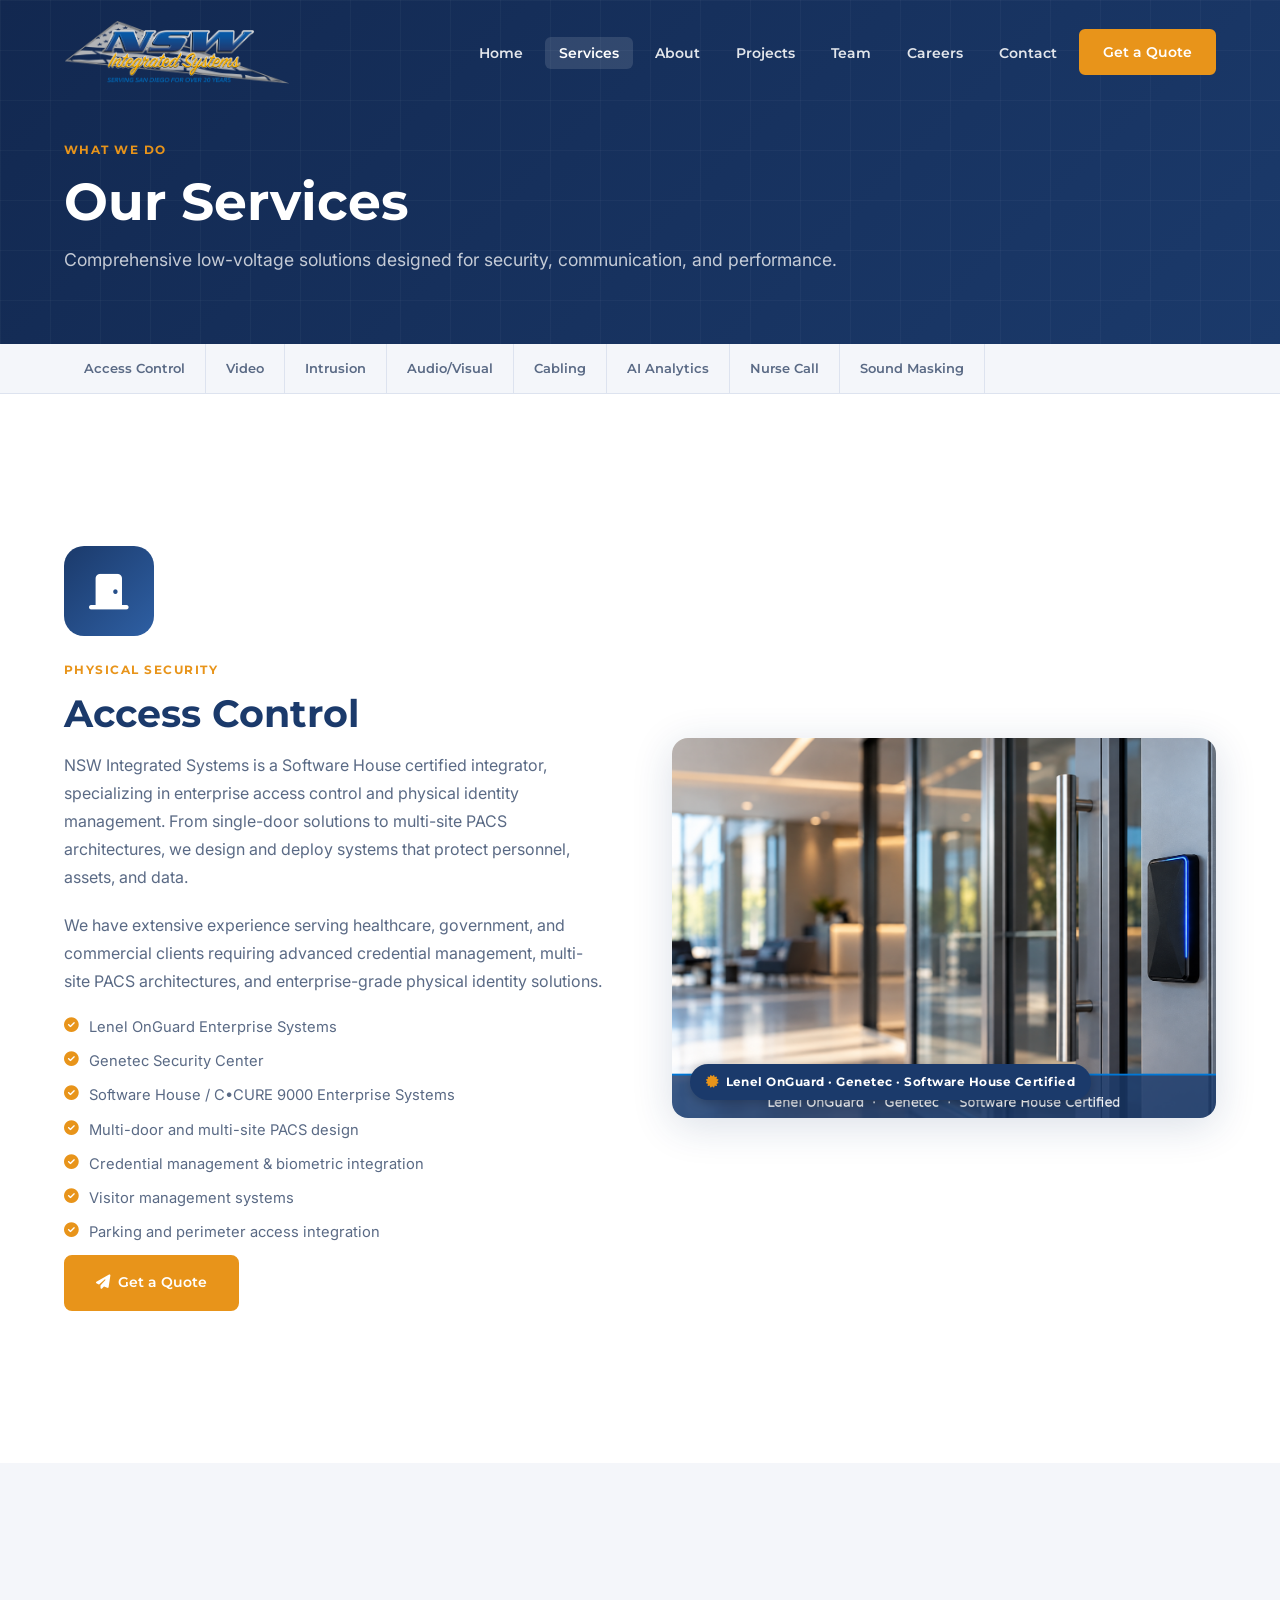
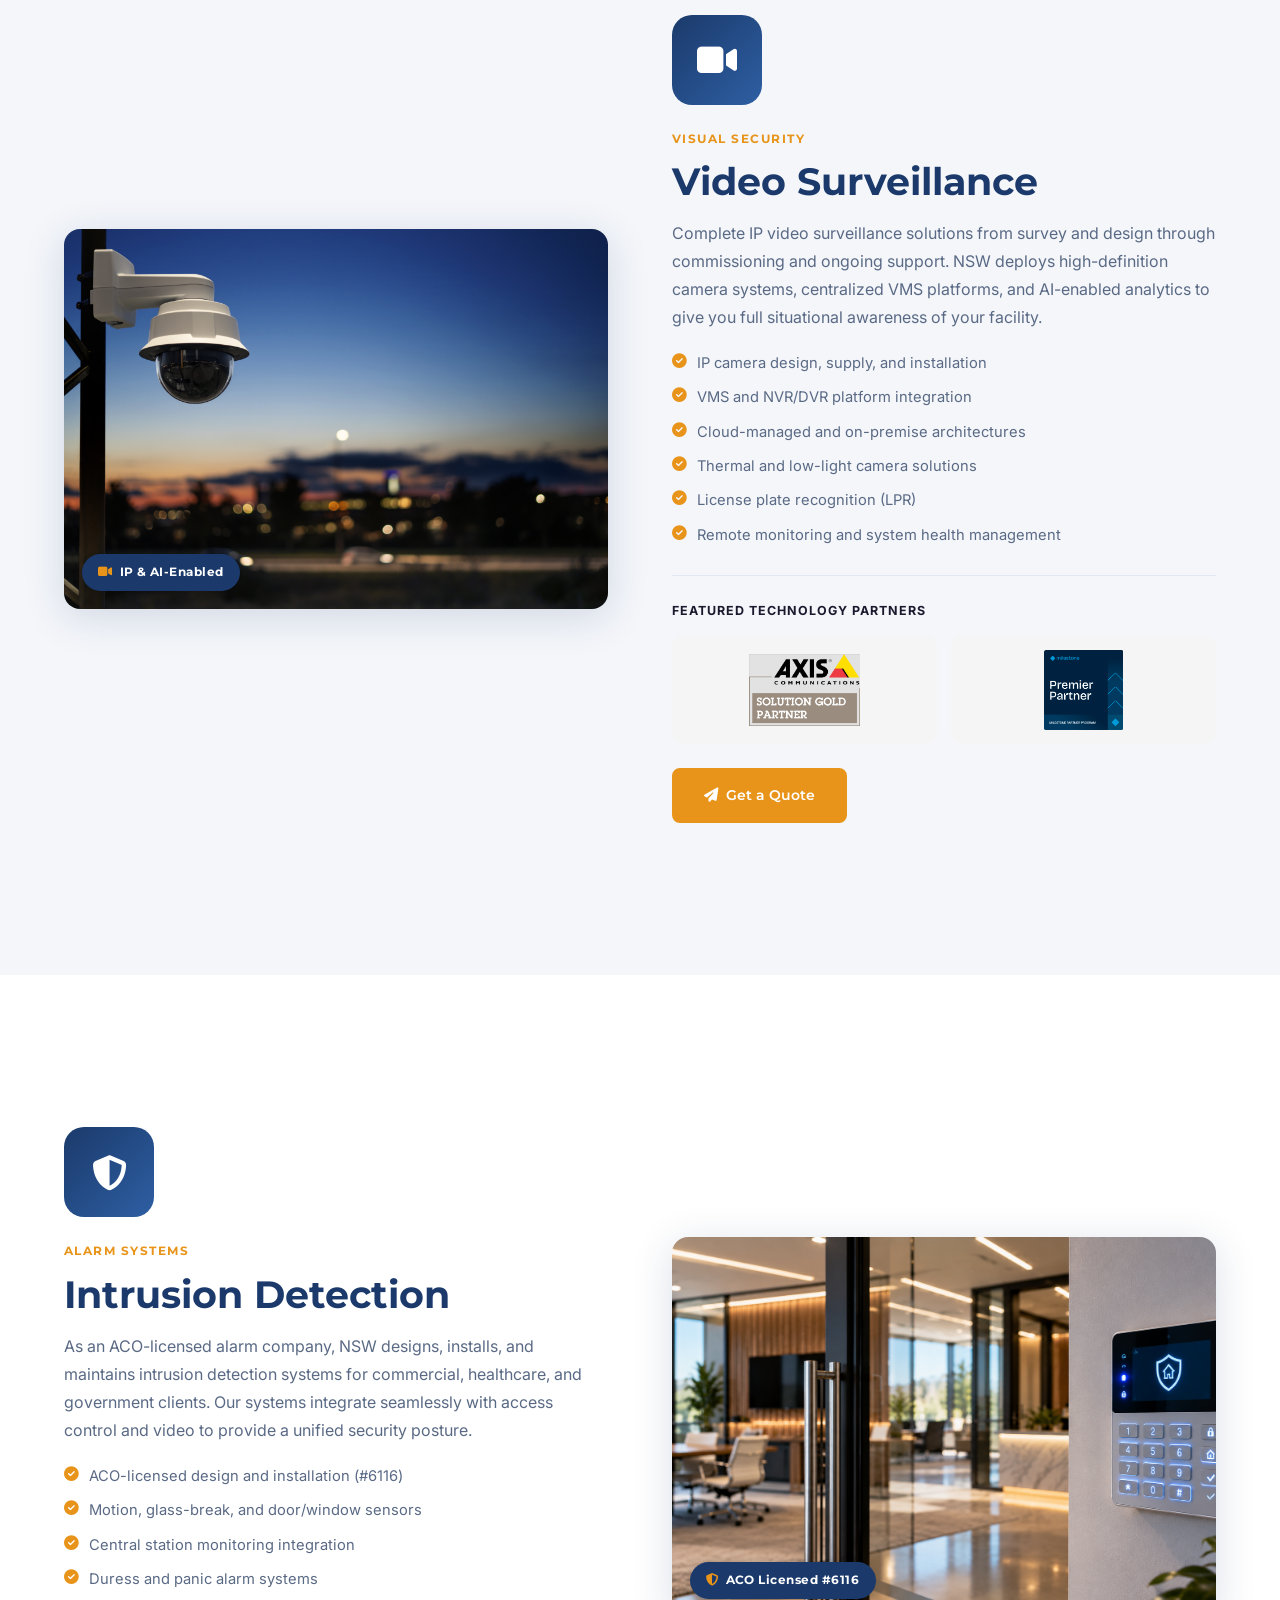
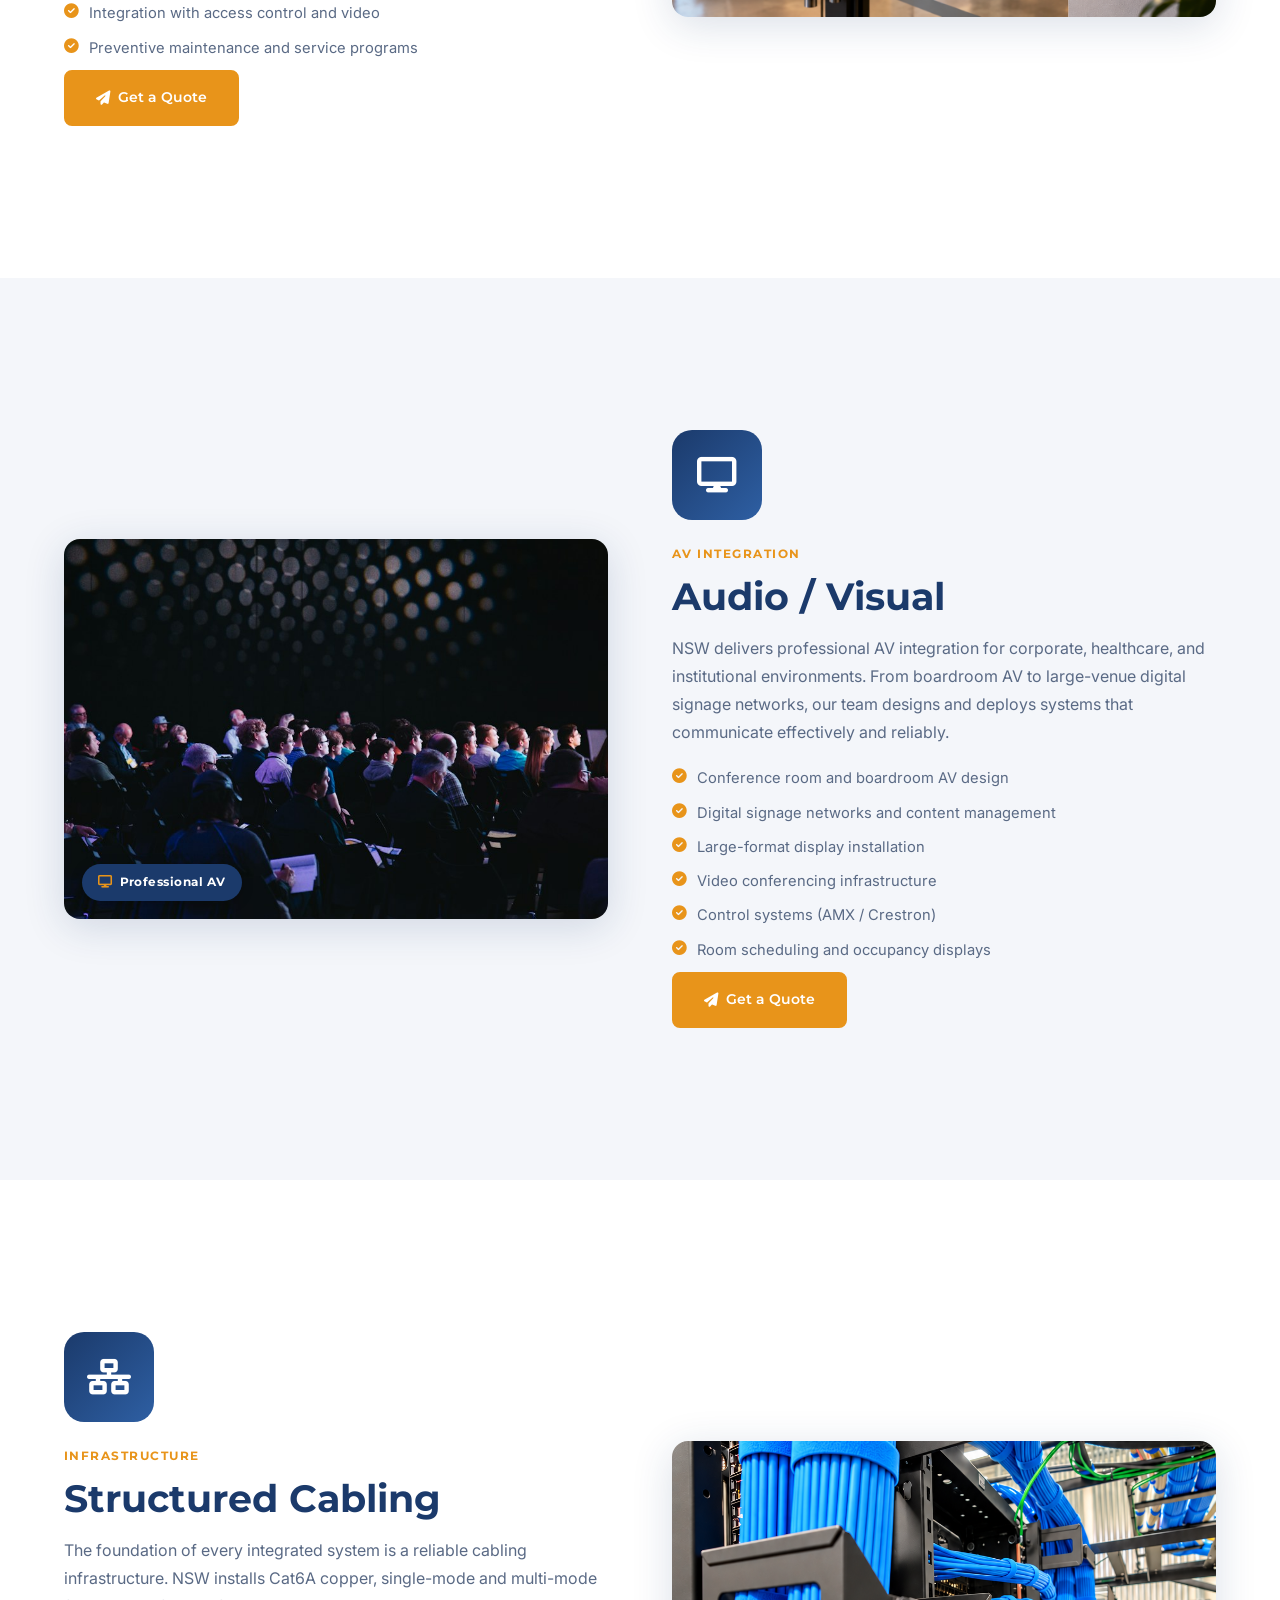
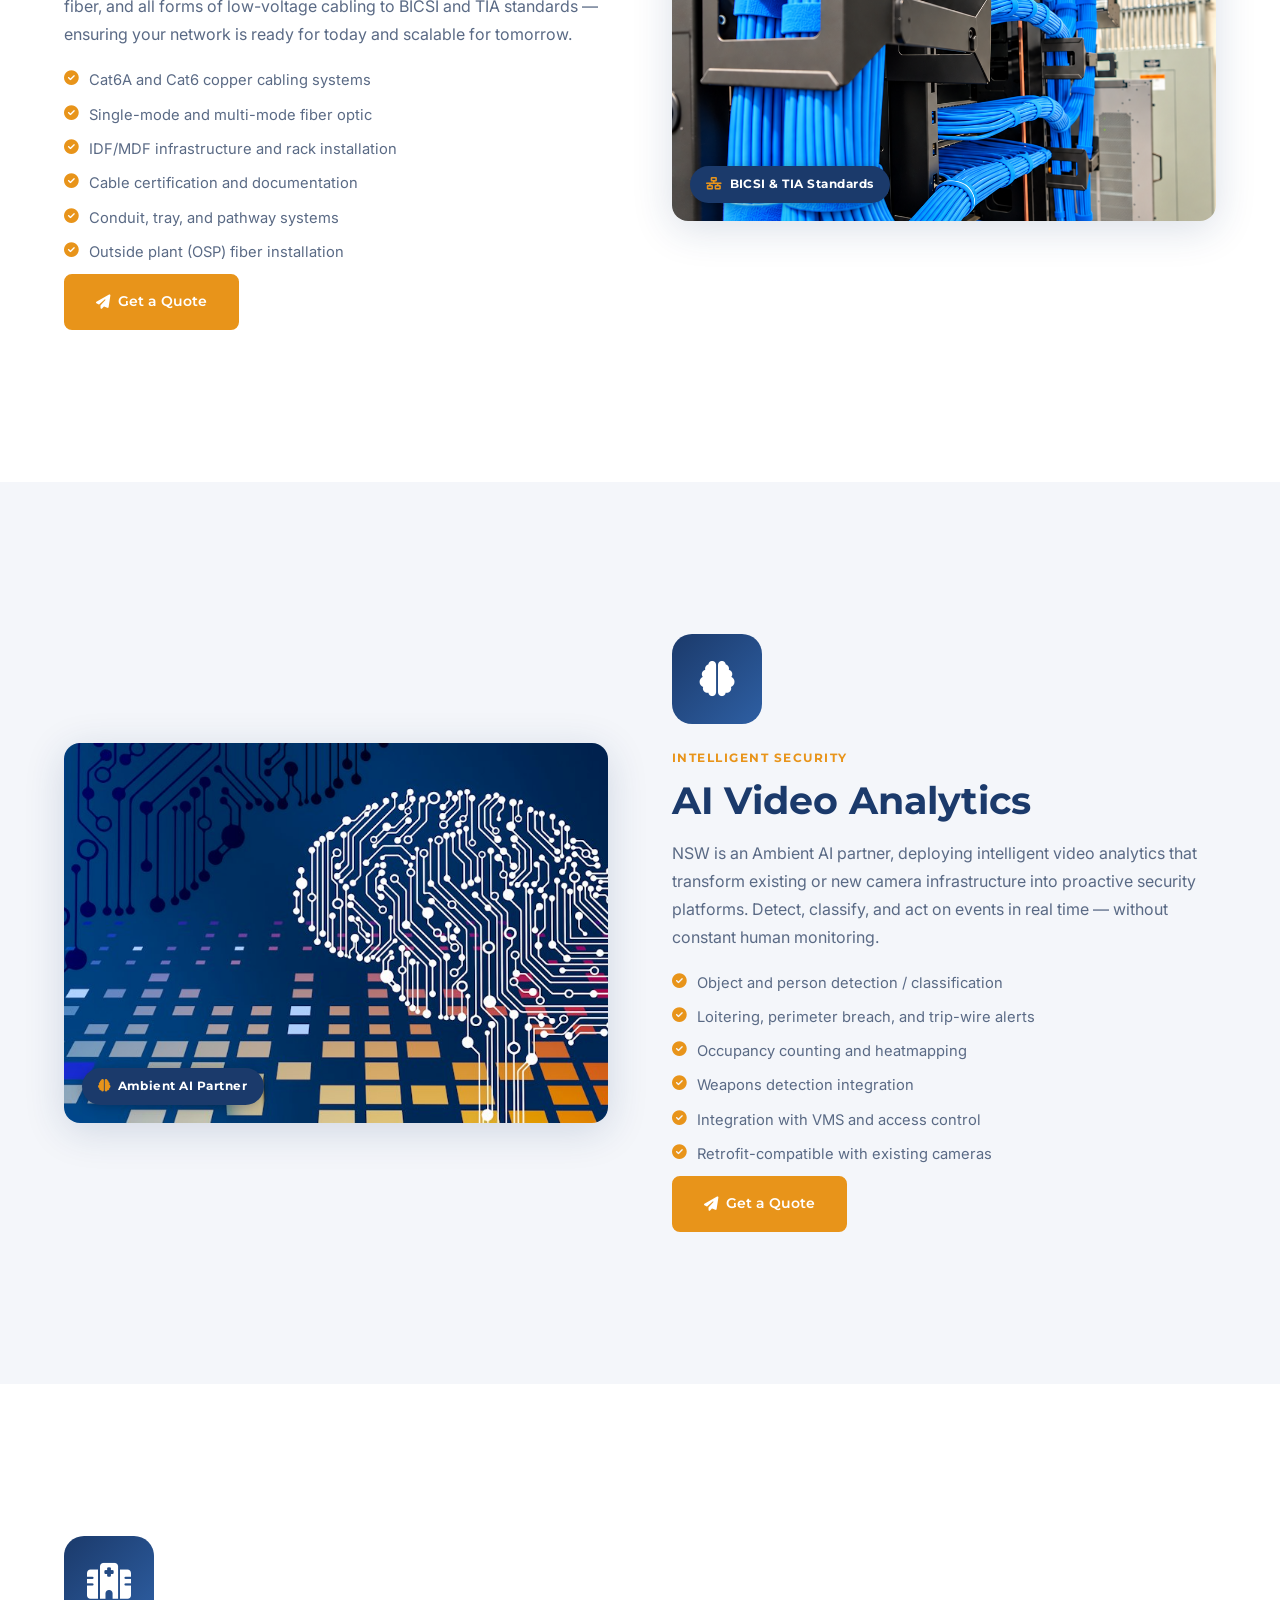
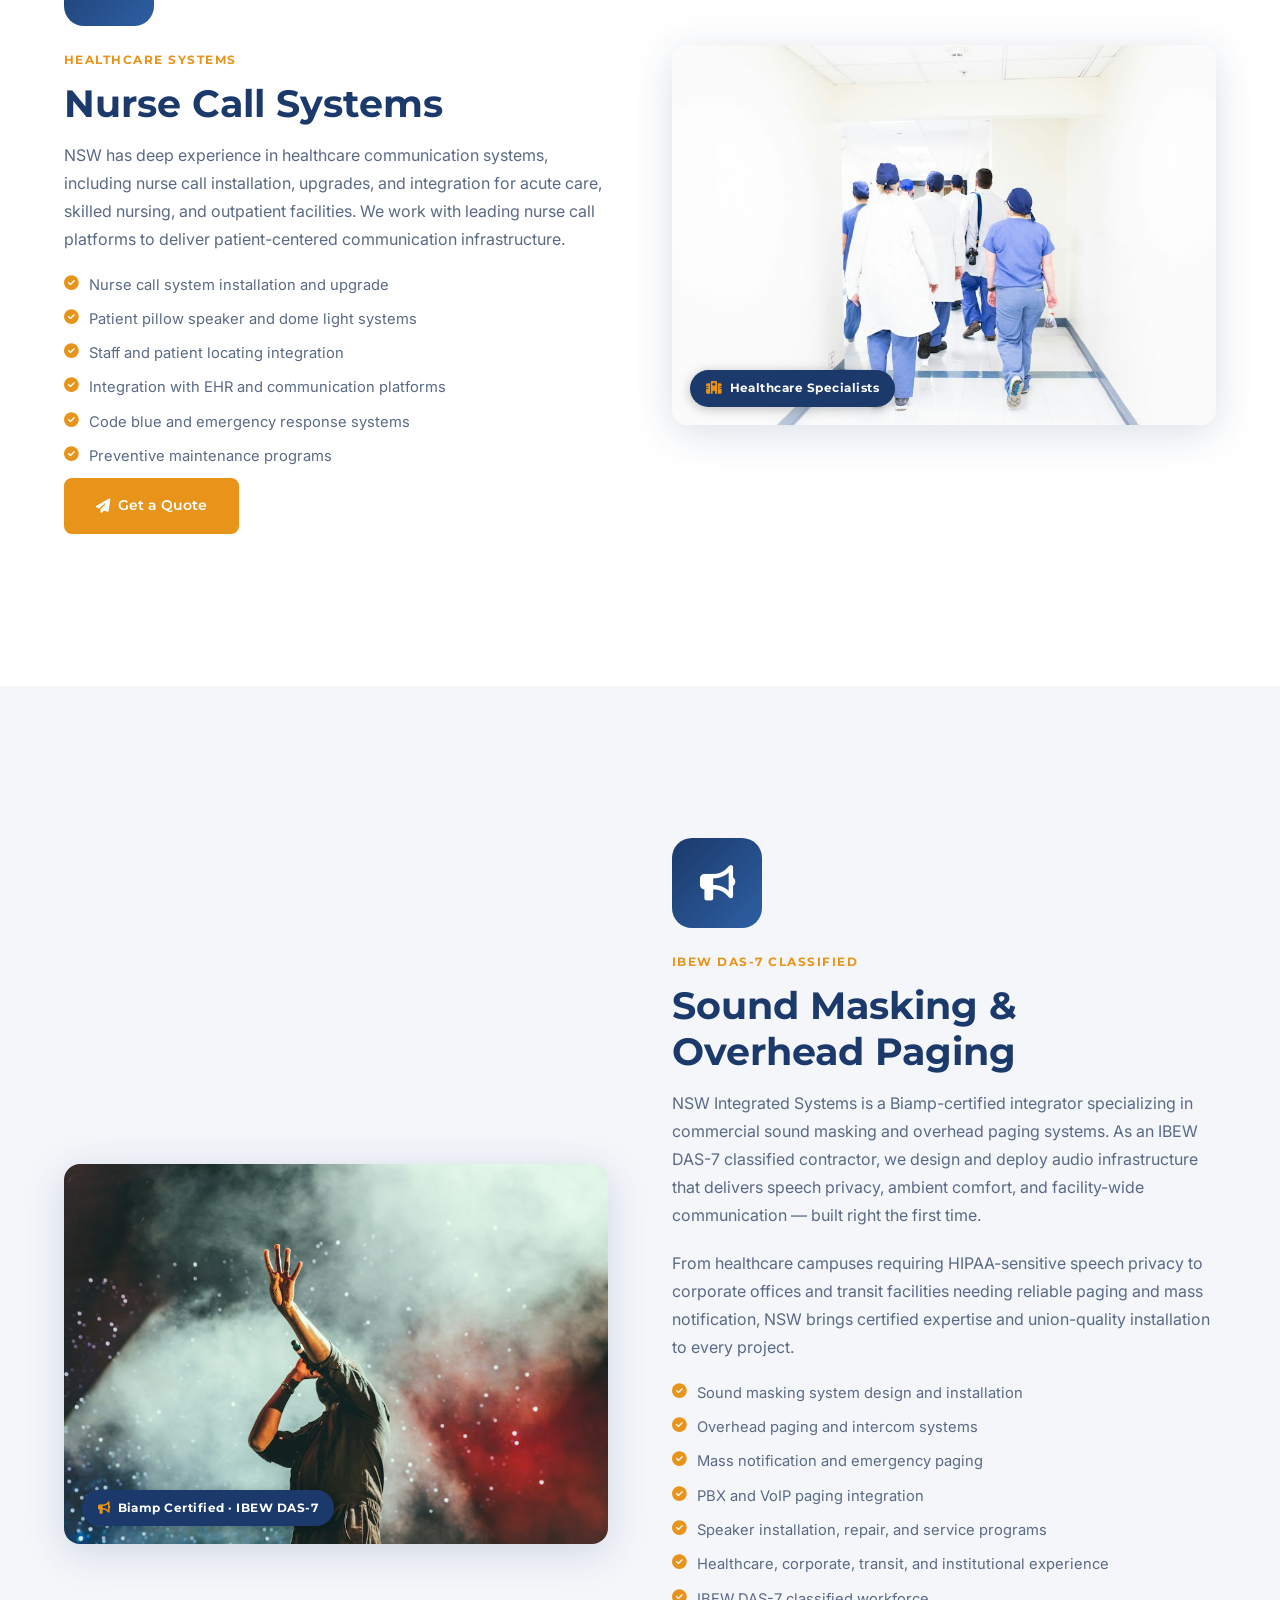
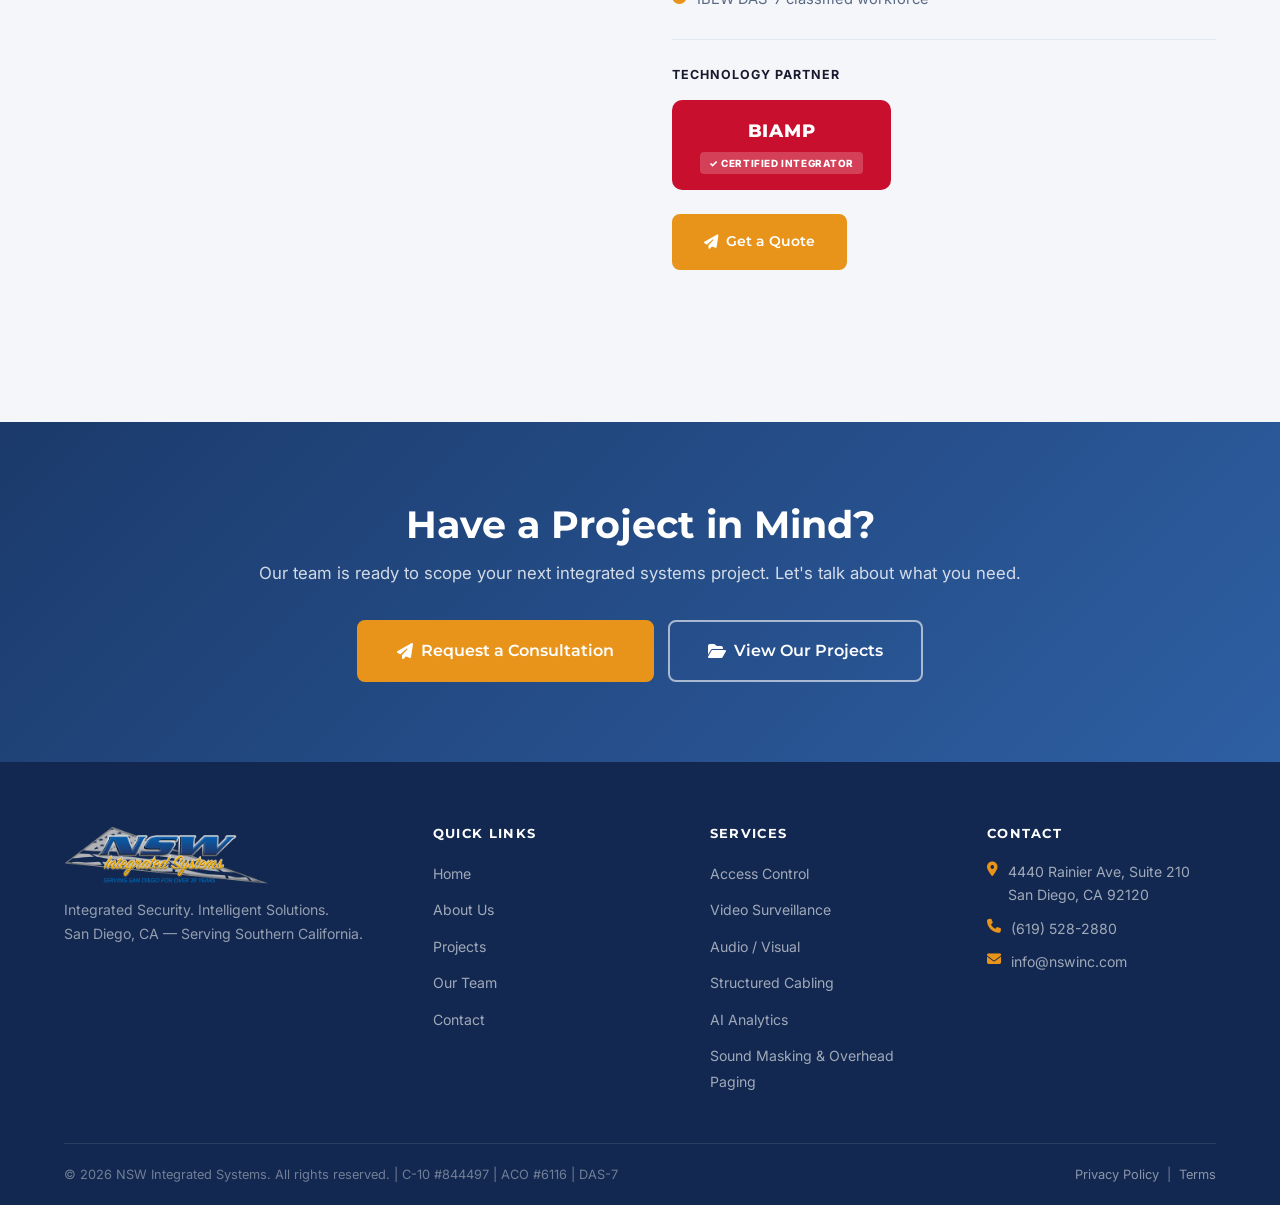
<file: services.html>
<!DOCTYPE html>
<html lang="en">
<head>
  <meta charset="UTF-8" />
  <meta name="viewport" content="width=device-width, initial-scale=1.0" />
  <meta name="description" content="NSW Integrated Systems services — access control, video surveillance, intrusion detection, AV, structured cabling, AI analytics, and nurse call." />
  <title>Services | NSW Integrated Systems</title>
  <link rel="stylesheet" href="css/style.css" />
  <link rel="stylesheet" href="https://cdnjs.cloudflare.com/ajax/libs/font-awesome/6.5.1/css/all.min.css" crossorigin="anonymous" />
</head>
<body>

<!-- ── Navigation ─────────────────────────────────────────── -->
<nav class="navbar">
  <div class="container nav-inner">
    <a href="index.html"><img src="assets/nsw-logo.png" alt="NSW Integrated Systems" class="nav-logo" /></a>
    <ul class="nav-links">
      <li><a href="index.html">Home</a></li>
      <li><a href="services.html" class="active">Services</a></li>
      <li><a href="about.html">About</a></li>
      <li><a href="projects.html">Projects</a></li>
      <li><a href="team.html">Team</a></li>
      <li><a href="careers.html">Careers</a></li>
      <li><a href="contact.html">Contact</a></li>
      <li><a href="contact.html" class="btn btn-primary">Get a Quote</a></li>
    </ul>
    <div class="hamburger" aria-label="Menu"><span></span><span></span><span></span></div>
  </div>
</nav>

<div class="mobile-menu">
  <a href="index.html">Home</a>
  <a href="services.html">Services</a>
  <a href="about.html">About</a>
  <a href="projects.html">Projects</a>
  <a href="team.html">Team</a>
  <a href="careers.html">Careers</a>
  <a href="contact.html">Contact</a>
  <a href="contact.html" class="btn btn-primary btn-lg">Get a Quote</a>
</div>

<!-- ── Hero ───────────────────────────────────────────────── -->
<section class="hero-sm">
  <div class="hero-pattern"></div>
  <div class="container" style="position:relative;z-index:2;">
    <span class="section-label" style="color:var(--accent);">What We Do</span>
    <h1>Our Services</h1>
    <p>Comprehensive low-voltage solutions designed for security, communication, and performance.</p>
  </div>
</section>

<!-- ── Services Jump Nav ───────────────────────────────────── -->
<div style="background:var(--light);border-bottom:1px solid var(--border);padding:0;">
  <div class="container">
    <div class="services-jump-nav">
      <a href="#access-control">Access Control</a>
      <a href="#video">Video</a>
      <a href="#intrusion">Intrusion</a>
      <a href="#av">Audio/Visual</a>
      <a href="#cabling">Cabling</a>
      <a href="#ai">AI Analytics</a>
      <a href="#nurse-call">Nurse Call</a>
      <a href="#sound-masking">Sound Masking</a>
    </div>
  </div>
</div>

<!-- ══════════════════════════════════════════════════════════
     SERVICE 1: ACCESS CONTROL
════════════════════════════════════════════════════════════ -->
<section id="access-control" style="padding:80px 0;">
  <div class="container">
    <div class="service-detail">
      <div class="service-text fade-in">
        <div class="service-detail-icon"><i class="fa-solid fa-door-closed"></i></div>
        <span class="section-label">Physical Security</span>
        <h2>Access Control</h2>
        <p>NSW Integrated Systems is a Software House certified integrator, specializing in enterprise access control and physical identity management. From single-door solutions to multi-site PACS architectures, we design and deploy systems that protect personnel, assets, and data.</p>
        <p>We have extensive experience serving healthcare, government, and commercial clients requiring advanced credential management, multi-site PACS architectures, and enterprise-grade physical identity solutions.</p>
        <ul class="feature-list">
          <li><i class="fa-solid fa-check-circle"></i> Lenel OnGuard Enterprise Systems</li>
          <li><i class="fa-solid fa-check-circle"></i> Genetec Security Center</li>
          <li><i class="fa-solid fa-check-circle"></i> Software House / C•CURE 9000 Enterprise Systems</li>
          <li><i class="fa-solid fa-check-circle"></i> Multi-door and multi-site PACS design</li>
          <li><i class="fa-solid fa-check-circle"></i> Credential management &amp; biometric integration</li>
          <li><i class="fa-solid fa-check-circle"></i> Visitor management systems</li>
          <li><i class="fa-solid fa-check-circle"></i> Parking and perimeter access integration</li>
        </ul>
        <a href="contact.html" class="btn btn-primary" style="margin-top:10px;"><i class="fa-solid fa-paper-plane"></i> Get a Quote</a>
      </div>
      <div class="service-img-wrap fade-in">
        <img src="assets/images/access-control-overlay.png" alt="Access Control System" class="service-img" />
        <div class="service-img-badge"><i class="fa-solid fa-certificate"></i> Lenel OnGuard &middot; Genetec &middot; Software House Certified</div>
      </div>
    </div>
  </div>
</section>

<!-- ══════════════════════════════════════════════════════════
     SERVICE 2: VIDEO SURVEILLANCE
════════════════════════════════════════════════════════════ -->
<section id="video" class="bg-light" style="padding:80px 0;">
  <div class="container">
    <div class="service-detail service-detail-reverse">
      <div class="service-img-wrap fade-in">
        <img src="assets/images/video-surveillance-new.png" alt="Video Surveillance Cameras" class="service-img" />
        <div class="service-img-badge"><i class="fa-solid fa-video"></i> IP &amp; AI-Enabled</div>
      </div>
      <div class="service-text fade-in">
        <div class="service-detail-icon"><i class="fa-solid fa-video"></i></div>
        <span class="section-label">Visual Security</span>
        <h2>Video Surveillance</h2>
        <p>Complete IP video surveillance solutions from survey and design through commissioning and ongoing support. NSW deploys high-definition camera systems, centralized VMS platforms, and AI-enabled analytics to give you full situational awareness of your facility.</p>
        <ul class="feature-list">
          <li><i class="fa-solid fa-check-circle"></i> IP camera design, supply, and installation</li>
          <li><i class="fa-solid fa-check-circle"></i> VMS and NVR/DVR platform integration</li>
          <li><i class="fa-solid fa-check-circle"></i> Cloud-managed and on-premise architectures</li>
          <li><i class="fa-solid fa-check-circle"></i> Thermal and low-light camera solutions</li>
          <li><i class="fa-solid fa-check-circle"></i> License plate recognition (LPR)</li>
          <li><i class="fa-solid fa-check-circle"></i> Remote monitoring and system health management</li>
        </ul>
        <!-- Technology Partners -->
        <div style="margin-top:28px; padding-top:24px; border-top:1px solid var(--color-border, #e2e8f0);">
          <p style="font-size:0.78rem; font-weight:700; letter-spacing:0.08em; text-transform:uppercase; color:var(--color-gray); margin-bottom:14px;">Featured Technology Partners</p>
          <div style="display:flex; gap:14px; flex-wrap:wrap; align-items:stretch;">

            <!-- Axis -->
            <div style="display:flex; align-items:center; justify-content:center; background:#f5f5f5; border-radius:10px; padding:14px 18px; min-width:140px; flex:1;">
              <img src="assets/images/axis-gold-partner.png" alt="Axis Gold Solution Partner" style="max-height:72px; max-width:160px; object-fit:contain;" />
            </div>

            <!-- Milestone Premier Partner -->
            <div style="display:flex; align-items:center; justify-content:center; background:#f5f5f5; border-radius:10px; padding:14px 18px; min-width:140px; flex:1;">
              <img src="assets/images/milestone-premier-partner.png" alt="Milestone Premier Partner" style="max-height:80px; max-width:180px; object-fit:contain;" />
            </div>

          </div>
        </div>

        <a href="contact.html" class="btn btn-primary" style="margin-top:24px;"><i class="fa-solid fa-paper-plane"></i> Get a Quote</a>
      </div>
    </div>
  </div>
</section>

<!-- ══════════════════════════════════════════════════════════
     SERVICE 3: INTRUSION DETECTION
════════════════════════════════════════════════════════════ -->
<section id="intrusion" style="padding:80px 0;">
  <div class="container">
    <div class="service-detail">
      <div class="service-text fade-in">
        <div class="service-detail-icon"><i class="fa-solid fa-shield-halved"></i></div>
        <span class="section-label">Alarm Systems</span>
        <h2>Intrusion Detection</h2>
        <p>As an ACO-licensed alarm company, NSW designs, installs, and maintains intrusion detection systems for commercial, healthcare, and government clients. Our systems integrate seamlessly with access control and video to provide a unified security posture.</p>
        <ul class="feature-list">
          <li><i class="fa-solid fa-check-circle"></i> ACO-licensed design and installation (#6116)</li>
          <li><i class="fa-solid fa-check-circle"></i> Motion, glass-break, and door/window sensors</li>
          <li><i class="fa-solid fa-check-circle"></i> Central station monitoring integration</li>
          <li><i class="fa-solid fa-check-circle"></i> Duress and panic alarm systems</li>
          <li><i class="fa-solid fa-check-circle"></i> Integration with access control and video</li>
          <li><i class="fa-solid fa-check-circle"></i> Preventive maintenance and service programs</li>
        </ul>
        <a href="contact.html" class="btn btn-primary" style="margin-top:10px;"><i class="fa-solid fa-paper-plane"></i> Get a Quote</a>
      </div>
      <div class="service-img-wrap fade-in">
        <img src="assets/images/intrusion-new.png" alt="Intrusion Detection System" class="service-img" />
        <div class="service-img-badge"><i class="fa-solid fa-shield-halved"></i> ACO Licensed #6116</div>
      </div>
    </div>
  </div>
</section>

<!-- ══════════════════════════════════════════════════════════
     SERVICE 4: AUDIO / VISUAL
════════════════════════════════════════════════════════════ -->
<section id="av" class="bg-light" style="padding:80px 0;">
  <div class="container">
    <div class="service-detail service-detail-reverse">
      <div class="service-img-wrap fade-in">
        <img src="assets/images/audio-visual.jpg" alt="Audio Visual Integration" class="service-img" />
        <div class="service-img-badge"><i class="fa-solid fa-display"></i> Professional AV</div>
      </div>
      <div class="service-text fade-in">
        <div class="service-detail-icon"><i class="fa-solid fa-display"></i></div>
        <span class="section-label">AV Integration</span>
        <h2>Audio / Visual</h2>
        <p>NSW delivers professional AV integration for corporate, healthcare, and institutional environments. From boardroom AV to large-venue digital signage networks, our team designs and deploys systems that communicate effectively and reliably.</p>
        <ul class="feature-list">
          <li><i class="fa-solid fa-check-circle"></i> Conference room and boardroom AV design</li>
          <li><i class="fa-solid fa-check-circle"></i> Digital signage networks and content management</li>
          <li><i class="fa-solid fa-check-circle"></i> Large-format display installation</li>
          <li><i class="fa-solid fa-check-circle"></i> Video conferencing infrastructure</li>
          <li><i class="fa-solid fa-check-circle"></i> Control systems (AMX / Crestron)</li>
          <li><i class="fa-solid fa-check-circle"></i> Room scheduling and occupancy displays</li>
        </ul>
        <a href="contact.html" class="btn btn-primary" style="margin-top:10px;"><i class="fa-solid fa-paper-plane"></i> Get a Quote</a>
      </div>
    </div>
  </div>
</section>

<!-- ══════════════════════════════════════════════════════════
     SERVICE 5: STRUCTURED CABLING
════════════════════════════════════════════════════════════ -->
<section id="cabling" style="padding:80px 0;">
  <div class="container">
    <div class="service-detail">
      <div class="service-text fade-in">
        <div class="service-detail-icon"><i class="fa-solid fa-network-wired"></i></div>
        <span class="section-label">Infrastructure</span>
        <h2>Structured Cabling</h2>
        <p>The foundation of every integrated system is a reliable cabling infrastructure. NSW installs Cat6A copper, single-mode and multi-mode fiber, and all forms of low-voltage cabling to BICSI and TIA standards — ensuring your network is ready for today and scalable for tomorrow.</p>
        <ul class="feature-list">
          <li><i class="fa-solid fa-check-circle"></i> Cat6A and Cat6 copper cabling systems</li>
          <li><i class="fa-solid fa-check-circle"></i> Single-mode and multi-mode fiber optic</li>
          <li><i class="fa-solid fa-check-circle"></i> IDF/MDF infrastructure and rack installation</li>
          <li><i class="fa-solid fa-check-circle"></i> Cable certification and documentation</li>
          <li><i class="fa-solid fa-check-circle"></i> Conduit, tray, and pathway systems</li>
          <li><i class="fa-solid fa-check-circle"></i> Outside plant (OSP) fiber installation</li>
        </ul>
        <a href="contact.html" class="btn btn-primary" style="margin-top:10px;"><i class="fa-solid fa-paper-plane"></i> Get a Quote</a>
      </div>
      <div class="service-img-wrap fade-in">
        <img src="assets/images/cabling-new.png" alt="Structured Cabling Infrastructure" class="service-img" />
        <div class="service-img-badge"><i class="fa-solid fa-network-wired"></i> BICSI &amp; TIA Standards</div>
      </div>
    </div>
  </div>
</section>

<!-- ══════════════════════════════════════════════════════════
     SERVICE 6: AI VIDEO ANALYTICS
════════════════════════════════════════════════════════════ -->
<section id="ai" class="bg-light" style="padding:80px 0;">
  <div class="container">
    <div class="service-detail service-detail-reverse">
      <div class="service-img-wrap fade-in">
        <img src="assets/images/ai-analytics.jpg" alt="AI Video Analytics" class="service-img" />
        <div class="service-img-badge"><i class="fa-solid fa-brain"></i> Ambient AI Partner</div>
      </div>
      <div class="service-text fade-in">
        <div class="service-detail-icon"><i class="fa-solid fa-brain"></i></div>
        <span class="section-label">Intelligent Security</span>
        <h2>AI Video Analytics</h2>
        <p>NSW is an Ambient AI partner, deploying intelligent video analytics that transform existing or new camera infrastructure into proactive security platforms. Detect, classify, and act on events in real time — without constant human monitoring.</p>
        <ul class="feature-list">
          <li><i class="fa-solid fa-check-circle"></i> Object and person detection / classification</li>
          <li><i class="fa-solid fa-check-circle"></i> Loitering, perimeter breach, and trip-wire alerts</li>
          <li><i class="fa-solid fa-check-circle"></i> Occupancy counting and heatmapping</li>
          <li><i class="fa-solid fa-check-circle"></i> Weapons detection integration</li>
          <li><i class="fa-solid fa-check-circle"></i> Integration with VMS and access control</li>
          <li><i class="fa-solid fa-check-circle"></i> Retrofit-compatible with existing cameras</li>
        </ul>
        <a href="contact.html" class="btn btn-primary" style="margin-top:10px;"><i class="fa-solid fa-paper-plane"></i> Get a Quote</a>
      </div>
    </div>
  </div>
</section>

<!-- ══════════════════════════════════════════════════════════
     SERVICE 7: NURSE CALL
════════════════════════════════════════════════════════════ -->
<section id="nurse-call" style="padding:80px 0;">
  <div class="container">
    <div class="service-detail">
      <div class="service-text fade-in">
        <div class="service-detail-icon"><i class="fa-solid fa-hospital"></i></div>
        <span class="section-label">Healthcare Systems</span>
        <h2>Nurse Call Systems</h2>
        <p>NSW has deep experience in healthcare communication systems, including nurse call installation, upgrades, and integration for acute care, skilled nursing, and outpatient facilities. We work with leading nurse call platforms to deliver patient-centered communication infrastructure.</p>
        <ul class="feature-list">
          <li><i class="fa-solid fa-check-circle"></i> Nurse call system installation and upgrade</li>
          <li><i class="fa-solid fa-check-circle"></i> Patient pillow speaker and dome light systems</li>
          <li><i class="fa-solid fa-check-circle"></i> Staff and patient locating integration</li>
          <li><i class="fa-solid fa-check-circle"></i> Integration with EHR and communication platforms</li>
          <li><i class="fa-solid fa-check-circle"></i> Code blue and emergency response systems</li>
          <li><i class="fa-solid fa-check-circle"></i> Preventive maintenance programs</li>
        </ul>
        <a href="contact.html" class="btn btn-primary" style="margin-top:10px;"><i class="fa-solid fa-paper-plane"></i> Get a Quote</a>
      </div>
      <div class="service-img-wrap fade-in">
        <img src="assets/images/nurse-call.jpg" alt="Nurse Call System in Healthcare Facility" class="service-img" />
        <div class="service-img-badge"><i class="fa-solid fa-hospital"></i> Healthcare Specialists</div>
      </div>
    </div>
  </div>
</section>


<!-- ══════════════════════════════════════════════════════════
     SERVICE 8: SOUND MASKING & OVERHEAD PAGING
════════════════════════════════════════════════════════════ -->
<section id="sound-masking" class="bg-light" style="padding:80px 0;">
  <div class="container">
    <div class="service-detail service-detail-reverse">
      <div class="service-img-wrap fade-in">
        <img src="assets/images/sound-signal.jpg" alt="Sound Masking and Overhead Paging" class="service-img" />
        <div class="service-img-badge"><i class="fa-solid fa-bullhorn"></i> Biamp Certified &middot; IBEW DAS-7</div>
      </div>
      <div class="service-text fade-in">
        <div class="service-detail-icon"><i class="fa-solid fa-bullhorn"></i></div>
        <span class="section-label">IBEW DAS-7 Classified</span>
        <h2>Sound Masking &amp; Overhead Paging</h2>
        <p>NSW Integrated Systems is a Biamp-certified integrator specializing in commercial sound masking and overhead paging systems. As an IBEW DAS-7 classified contractor, we design and deploy audio infrastructure that delivers speech privacy, ambient comfort, and facility-wide communication — built right the first time.</p>
        <p>From healthcare campuses requiring HIPAA-sensitive speech privacy to corporate offices and transit facilities needing reliable paging and mass notification, NSW brings certified expertise and union-quality installation to every project.</p>
        <ul class="feature-list">
          <li><i class="fa-solid fa-check-circle"></i> Sound masking system design and installation</li>
          <li><i class="fa-solid fa-check-circle"></i> Overhead paging and intercom systems</li>
          <li><i class="fa-solid fa-check-circle"></i> Mass notification and emergency paging</li>
          <li><i class="fa-solid fa-check-circle"></i> PBX and VoIP paging integration</li>
          <li><i class="fa-solid fa-check-circle"></i> Speaker installation, repair, and service programs</li>
          <li><i class="fa-solid fa-check-circle"></i> Healthcare, corporate, transit, and institutional experience</li>
          <li><i class="fa-solid fa-check-circle"></i> IBEW DAS-7 classified workforce</li>
        </ul>
        <!-- Biamp Partner Badge -->
        <div style="margin-top:28px; padding-top:24px; border-top:1px solid var(--color-border, #e2e8f0);">
          <p style="font-size:0.78rem; font-weight:700; letter-spacing:0.08em; text-transform:uppercase; color:var(--color-gray); margin-bottom:14px;">Technology Partner</p>
          <div style="display:flex; gap:14px; flex-wrap:wrap; align-items:stretch;">
            <div style="display:flex; flex-direction:column; align-items:center; justify-content:center; background:#C8102E; border-radius:10px; padding:16px 28px; min-width:160px; gap:6px; flex:0 0 auto;">
              <span style="font-family:'Montserrat',sans-serif; font-size:1.15rem; font-weight:800; letter-spacing:0.04em; color:#fff; text-transform:uppercase;">Biamp</span>
              <span style="background:rgba(255,255,255,0.2); color:#fff; font-size:0.62rem; font-weight:800; letter-spacing:0.06em; text-transform:uppercase; border-radius:4px; padding:3px 9px;">&#10003; Certified Integrator</span>
            </div>
          </div>
        </div>
        <a href="contact.html" class="btn btn-primary" style="margin-top:24px;"><i class="fa-solid fa-paper-plane"></i> Get a Quote</a>
      </div>
    </div>
  </div>
</section>

<!-- ── CTA Banner ─────────────────────────────────────────── -->
<section class="cta-banner">
  <div class="container">
    <h2>Have a Project in Mind?</h2>
    <p>Our team is ready to scope your next integrated systems project. Let's talk about what you need.</p>
    <div style="display:flex;gap:14px;justify-content:center;flex-wrap:wrap;">
      <a href="contact.html" class="btn btn-primary btn-lg"><i class="fa-solid fa-paper-plane"></i> Request a Consultation</a>
      <a href="projects.html" class="btn btn-outline btn-lg"><i class="fa-solid fa-folder-open"></i> View Our Projects</a>
    </div>
  </div>
</section>

<!-- ── Footer ─────────────────────────────────────────────── -->
<footer class="footer">
  <div class="container">
    <div class="footer-grid">
      <div>
        <img src="assets/nsw-logo.png" alt="NSW Integrated Systems" class="footer-logo" />
        <p class="footer-tagline">Integrated Security. Intelligent Solutions.<br>San Diego, CA — Serving Southern California.</p>
      </div>
      <div class="footer-col">
        <h4>Quick Links</h4>
        <ul>
          <li><a href="index.html">Home</a></li>
          <li><a href="about.html">About Us</a></li>
          <li><a href="projects.html">Projects</a></li>
          <li><a href="team.html">Our Team</a></li>
          <li><a href="contact.html">Contact</a></li>
        </ul>
      </div>
      <div class="footer-col">
        <h4>Services</h4>
        <ul>
          <li><a href="#access-control">Access Control</a></li>
          <li><a href="#video">Video Surveillance</a></li>
          <li><a href="#av">Audio / Visual</a></li>
          <li><a href="#cabling">Structured Cabling</a></li>
          <li><a href="#ai">AI Analytics</a></li>
      <li><a href="#sound-masking">Sound Masking &amp; Overhead Paging</a></li>
        </ul>
      </div>
      <div class="footer-col">
        <h4>Contact</h4>
        <div class="footer-contact-item"><i class="fa-solid fa-location-dot"></i><span>4440 Rainier Ave, Suite 210<br>San Diego, CA 92120</span></div>
        <div class="footer-contact-item"><i class="fa-solid fa-phone"></i><span>(619) 528-2880</span></div>
        <div class="footer-contact-item"><i class="fa-solid fa-envelope"></i><span>info@nswinc.com</span></div>
      </div>
    </div>
    <div class="footer-bottom">
      <span>&copy; 2026 NSW Integrated Systems. All rights reserved. | C-10 #844497 | ACO #6116 | DAS-7</span>
      <span><a href="#">Privacy Policy</a> &nbsp;|&nbsp; <a href="#">Terms</a></span>
    </div>
  </div>
</footer>

<script src="js/main.js"></script>
</body>
</html>
</file>
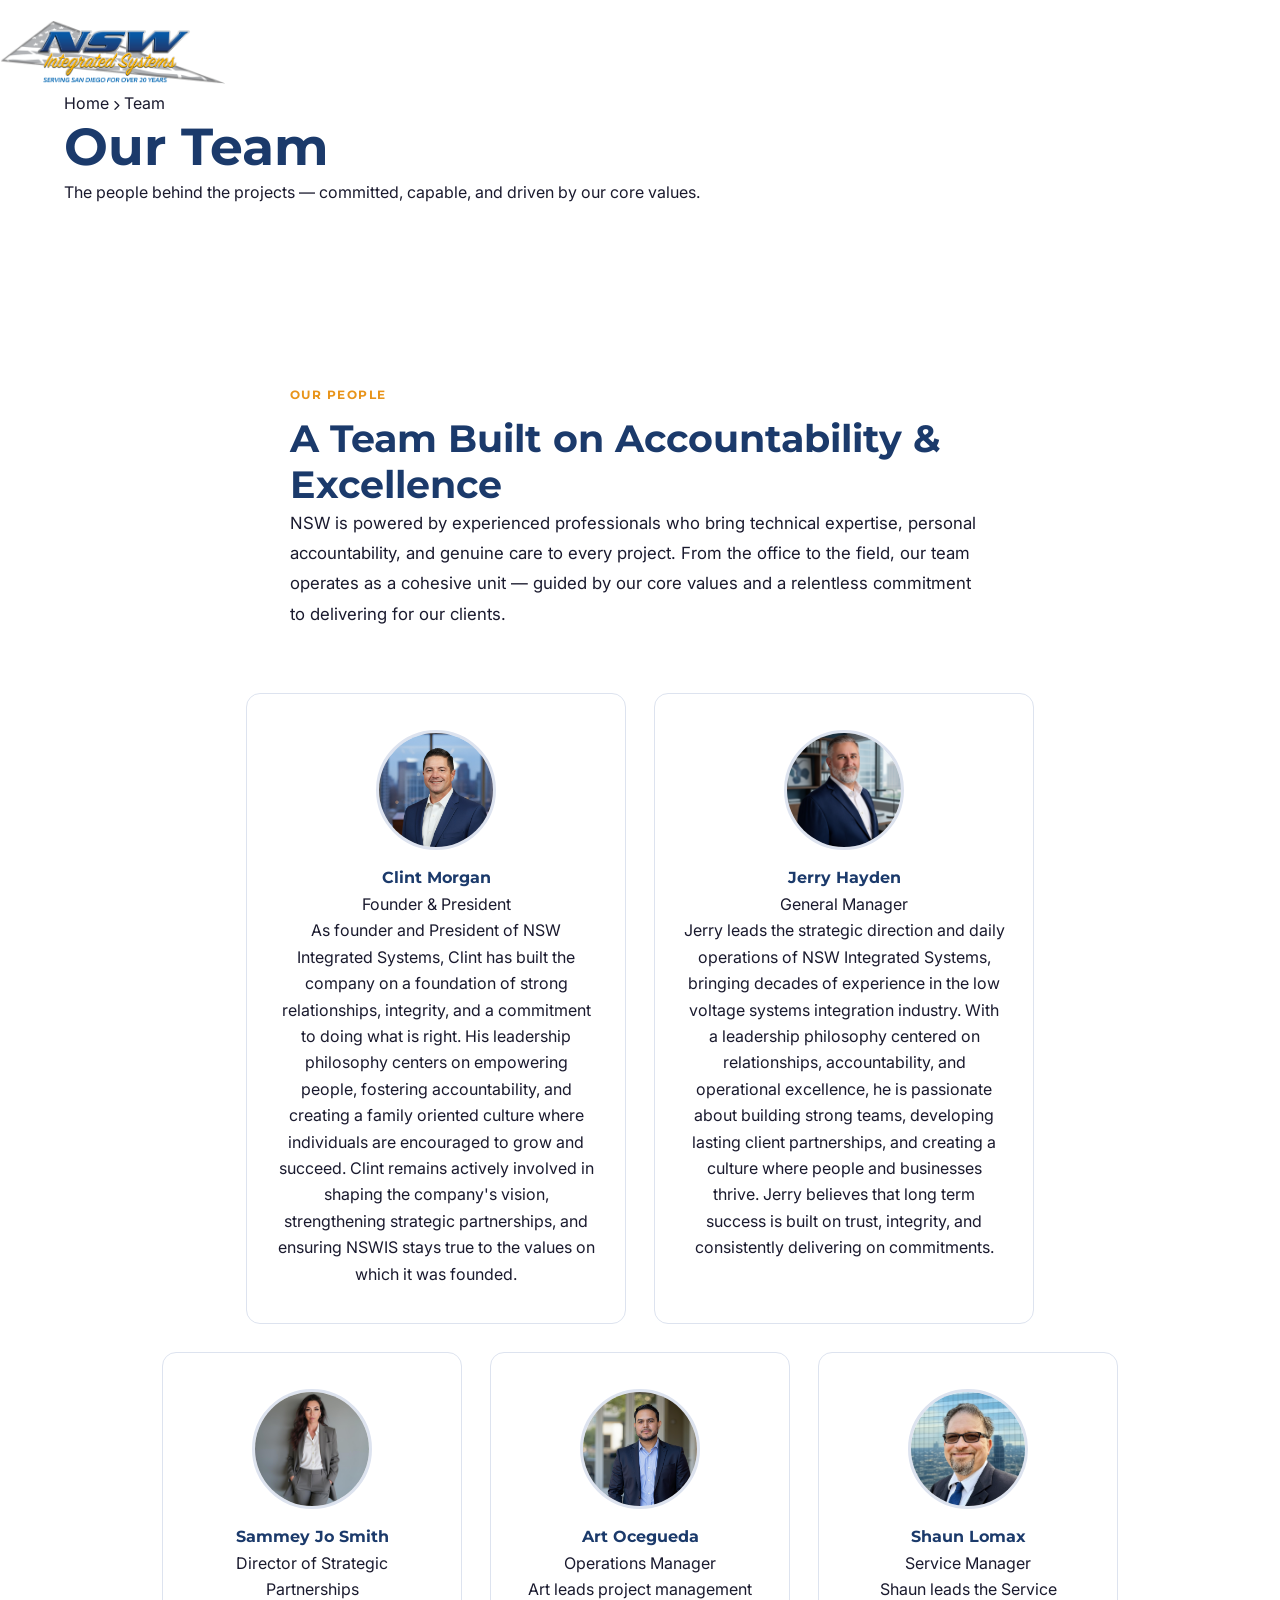
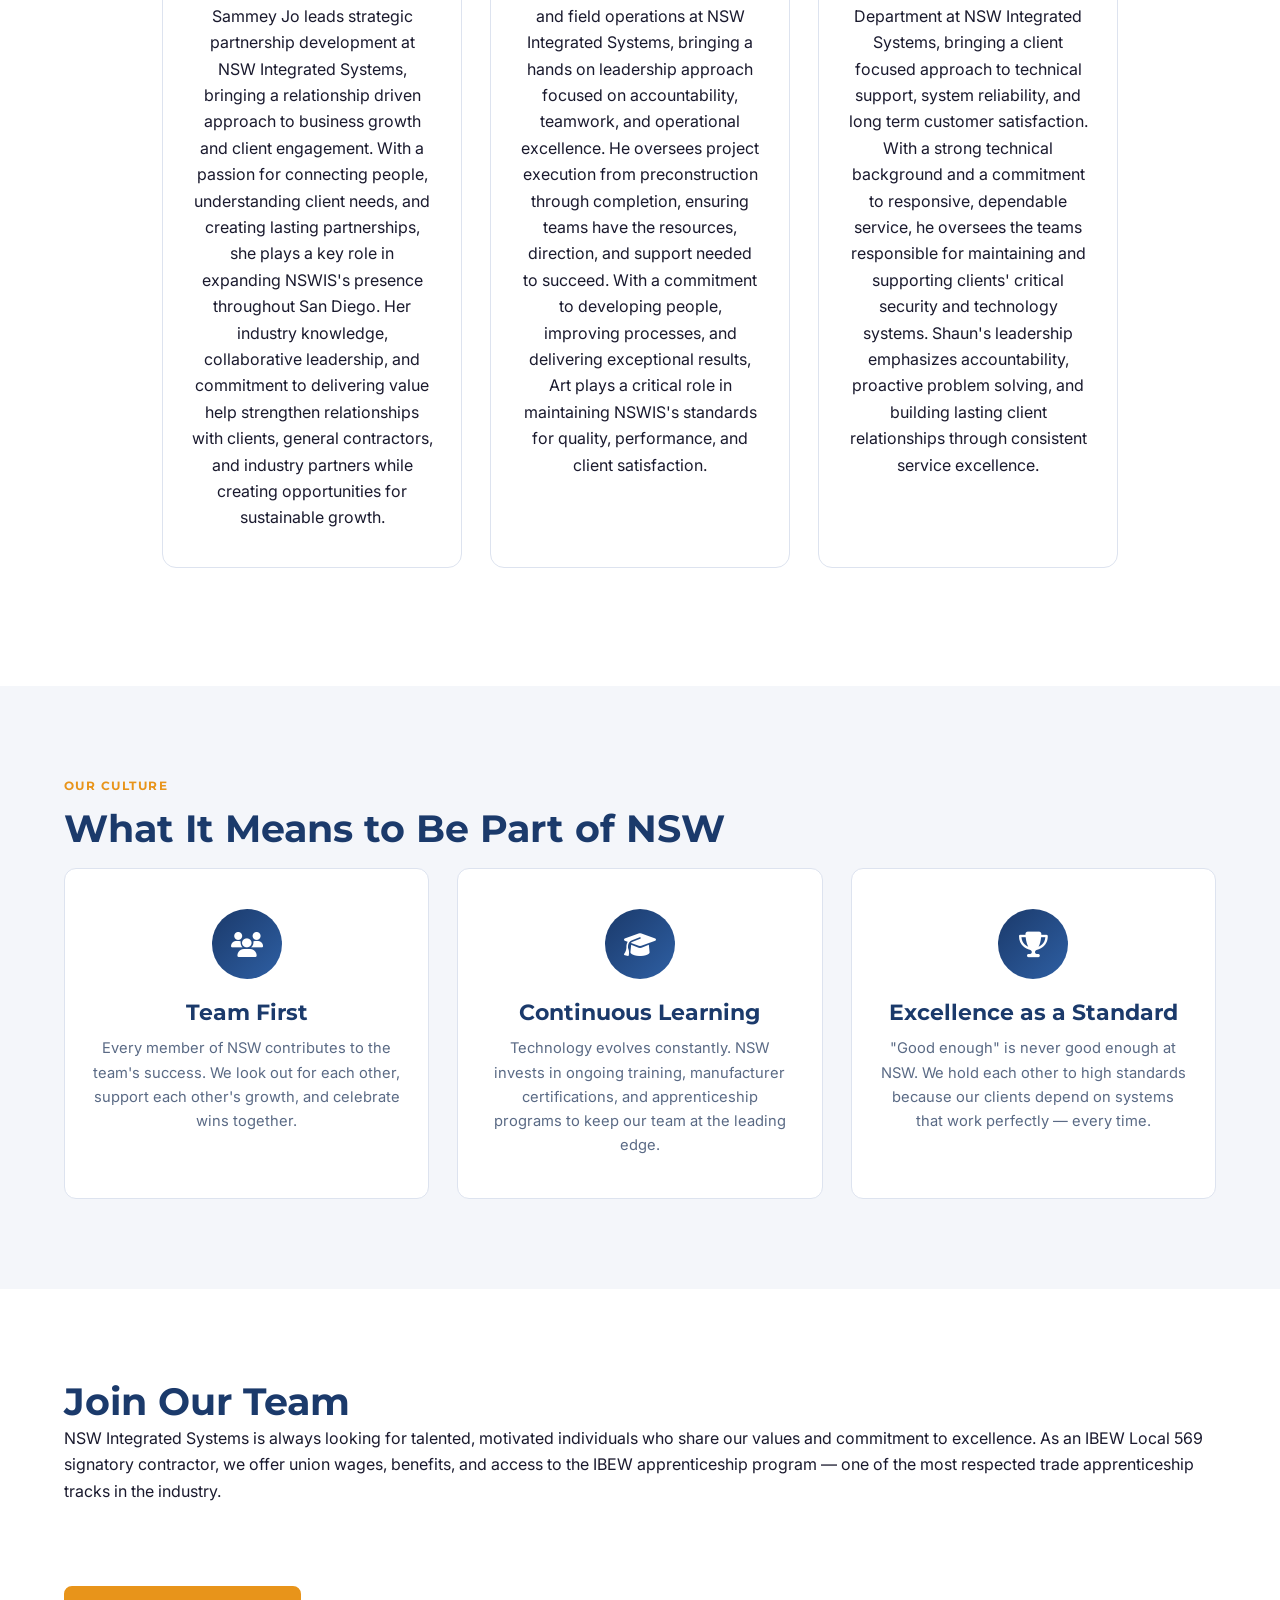
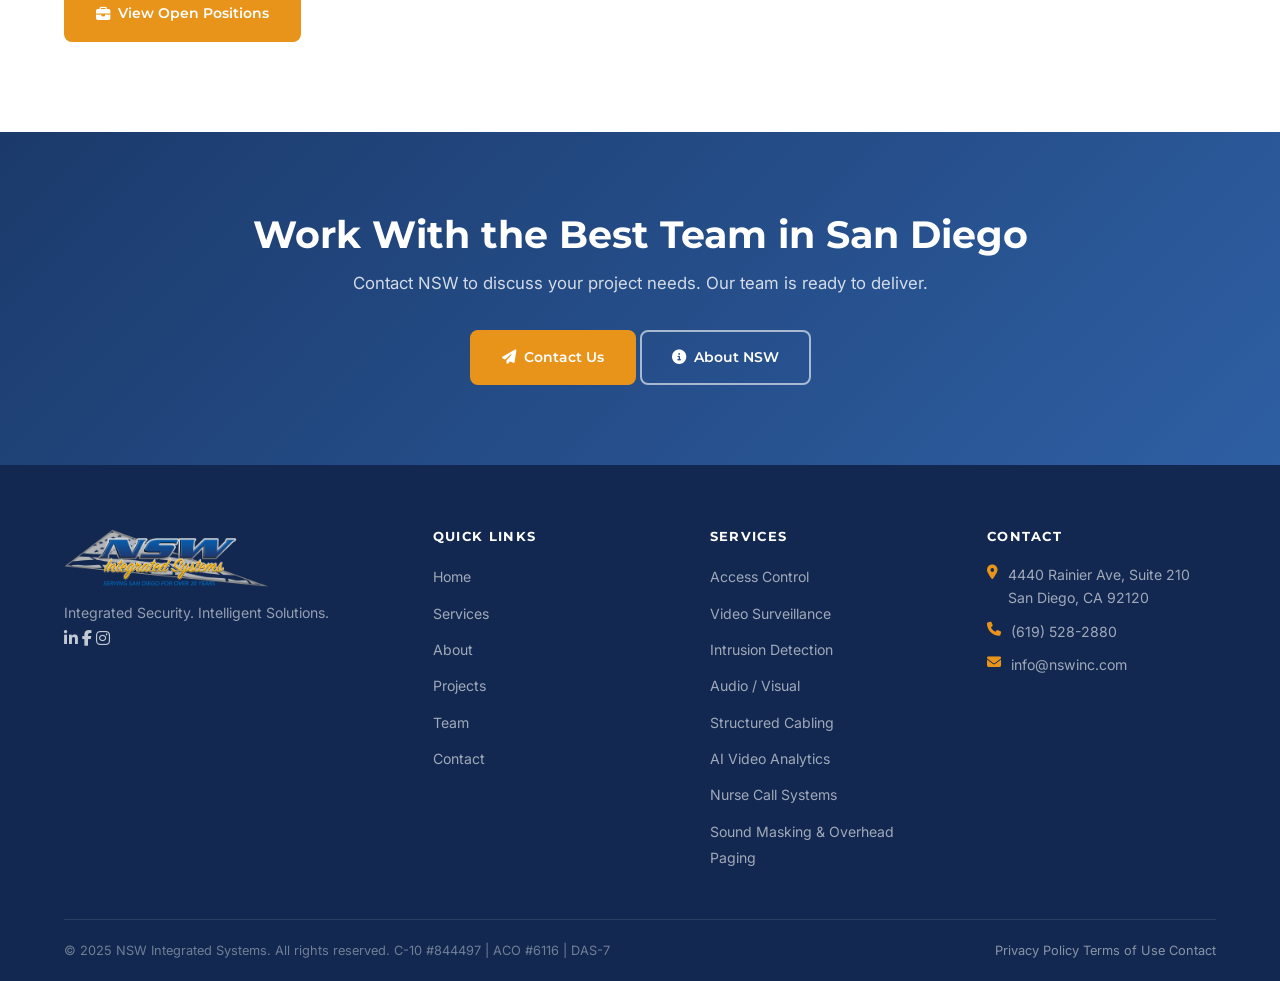
<file: team.html>
<!DOCTYPE html>
<html lang="en">
<head>
  <meta charset="UTF-8" />
  <meta name="viewport" content="width=device-width, initial-scale=1.0" />
  <meta name="description" content="Meet the NSW Integrated Systems team — experienced professionals committed to excellence in integrated security and low-voltage systems." />
  <title>Team | NSW Integrated Systems</title>

  <link rel="preconnect" href="https://fonts.googleapis.com" />
  <link rel="preconnect" href="https://fonts.gstatic.com" crossorigin />
  <link href="https://fonts.googleapis.com/css2?family=Montserrat:wght@400;600;700;800;900&family=Inter:wght@400;500;600&display=swap" rel="stylesheet" />
  <link rel="stylesheet" href="https://cdnjs.cloudflare.com/ajax/libs/font-awesome/6.5.1/css/all.min.css" crossorigin="anonymous" />
  <link rel="stylesheet" href="css/style.css" />
</head>
<body>

  <!-- ═══ NAVIGATION ══════════════════════════════════════ -->
  <nav class="navbar page-nav" id="navbar">
    <div class="nav-inner">
      <a href="index.html">
        <img src="assets/nsw-logo.png" alt="NSW Integrated Systems" class="nav-logo" />
      </a>
      <div class="nav-links">
        <a href="index.html">Home</a>
        <a href="services.html">Services</a>
        <a href="about.html">About</a>
        <a href="projects.html">Projects</a>
        <a href="team.html" class="active">Team</a>
        <a href="careers.html">Careers</a>
        <a href="contact.html">Contact</a>
        <a href="contact.html" class="btn-nav">Get a Quote</a>
      </div>
      <button class="hamburger" id="hamburger" aria-label="Open menu">
        <span></span><span></span><span></span>
      </button>
    </div>
  </nav>

  <div class="mobile-menu" id="mobileMenu">
    <a href="index.html">Home</a>
    <a href="services.html">Services</a>
    <a href="about.html">About</a>
    <a href="projects.html">Projects</a>
    <a href="team.html">Team</a>
        <a href="careers.html">Careers</a>
    <a href="contact.html">Contact</a>
    <a href="contact.html" class="btn-nav">Get a Quote</a>
  </div>

  <!-- ═══ PAGE HERO ════════════════════════════════════════ -->
  <section class="page-hero">
    <div class="container">
      <div class="breadcrumb">
        <a href="index.html">Home</a>
        <span class="sep"><i class="fa-solid fa-chevron-right" style="font-size:0.65rem;"></i></span>
        <span>Team</span>
      </div>
      <h1>Our Team</h1>
      <p>The people behind the projects — committed, capable, and driven by our core values.</p>
    </div>
  </section>

  <!-- ═══════════════════════════════════════════════════════
       TEAM INTRO
  ════════════════════════════════════════════════════════ -->
  <section class="section-pad">
    <div class="container">

      <div class="text-center fade-in" style="max-width:700px; margin:0 auto 64px;">
        <span class="section-label">Our People</span>
        <h2>A Team Built on Accountability &amp; Excellence</h2>
        <div class="divider"></div>
        <p style="font-size:1.05rem; color:var(--color-gray); line-height:1.8;">
          NSW is powered by experienced professionals who bring technical expertise, personal
          accountability, and genuine care to every project. From the office to the field, our team
          operates as a cohesive unit — guided by our core values and a relentless commitment to
          delivering for our clients.
        </p>
      </div>

      <!-- Row 1: Leadership -->
      <div class="team-row team-row-top">

        <!-- Clint Morgan -->
        <div class="team-card fade-in fade-in-delay-1">
          <div class="team-avatar"><img src="assets/images/clint-morgan.jpg" alt="Clint Morgan" /></div>
          <h3>Clint Morgan</h3>
          <div class="title">Founder &amp; President</div>
          <p>
            As founder and President of NSW Integrated Systems, Clint has built the company on a foundation of strong relationships, integrity, and a commitment to doing what is right. His leadership philosophy centers on empowering people, fostering accountability, and creating a family oriented culture where individuals are encouraged to grow and succeed. Clint remains actively involved in shaping the company's vision, strengthening strategic partnerships, and ensuring NSWIS stays true to the values on which it was founded.
          </p>
        </div>

        <!-- Jerry Hayden -->
        <div class="team-card fade-in fade-in-delay-2">
          <div class="team-avatar"><img src="assets/images/jerry-hayden.png" alt="Jerry Hayden" /></div>
          <h3>Jerry Hayden</h3>
          <div class="title">General Manager</div>
          <p>
            Jerry leads the strategic direction and daily operations of NSW Integrated Systems, bringing decades of experience in the low voltage systems integration industry. With a leadership philosophy centered on relationships, accountability, and operational excellence, he is passionate about building strong teams, developing lasting client partnerships, and creating a culture where people and businesses thrive. Jerry believes that long term success is built on trust, integrity, and consistently delivering on commitments.
          </p>
        </div>

      </div><!-- /team-row-top -->

      <!-- Row 2: Management -->
      <div class="team-row team-row-bottom">

        <!-- SJ Smith -->
        <div class="team-card fade-in fade-in-delay-1">
          <div class="team-avatar"><img src="assets/images/sj-smith.png" alt="Sammey Jo Smith" /></div>
          <h3>Sammey Jo Smith</h3>
          <div class="title">Director of Strategic Partnerships</div>
          <p>
            Sammey Jo leads strategic partnership development at NSW Integrated Systems, bringing a relationship driven approach to business growth and client engagement. With a passion for connecting people, understanding client needs, and creating lasting partnerships, she plays a key role in expanding NSWIS's presence throughout San Diego. Her industry knowledge, collaborative leadership, and commitment to delivering value help strengthen relationships with clients, general contractors, and industry partners while creating opportunities for sustainable growth.
          </p>
        </div>

        <!-- Art Ocegueda -->
        <div class="team-card fade-in fade-in-delay-2">
          <div class="team-avatar"><img src="assets/images/art-ocegueda.png" alt="Art Ocegueda" /></div>
          <h3>Art Ocegueda</h3>
          <div class="title">Operations Manager</div>
          <p>
            Art leads project management and field operations at NSW Integrated Systems, bringing a hands on leadership approach focused on accountability, teamwork, and operational excellence. He oversees project execution from preconstruction through completion, ensuring teams have the resources, direction, and support needed to succeed. With a commitment to developing people, improving processes, and delivering exceptional results, Art plays a critical role in maintaining NSWIS's standards for quality, performance, and client satisfaction.
          </p>
        </div>

        <!-- Shaun Lomax -->
        <div class="team-card fade-in fade-in-delay-3">
          <div class="team-avatar"><img src="assets/images/shaun-lomax.jpg" alt="Shaun Lomax" style="object-position: center 30%;" /></div>
          <h3>Shaun Lomax</h3>
          <div class="title">Service Manager</div>
          <p>
            Shaun leads the Service Department at NSW Integrated Systems, bringing a client focused approach to technical support, system reliability, and long term customer satisfaction. With a strong technical background and a commitment to responsive, dependable service, he oversees the teams responsible for maintaining and supporting clients' critical security and technology systems. Shaun's leadership emphasizes accountability, proactive problem solving, and building lasting client relationships through consistent service excellence.
          </p>
        </div>

      </div><!-- /team-row-bottom -->

    </div>
  </section>

  <!-- ═══════════════════════════════════════════════════════
       CULTURE SECTION
  ════════════════════════════════════════════════════════ -->
  <section class="section-pad bg-light">
    <div class="container">
      <div class="text-center fade-in">
        <span class="section-label">Our Culture</span>
        <h2>What It Means to Be Part of NSW</h2>
        <div class="divider"></div>
      </div>

      <div style="display:grid; grid-template-columns:repeat(3,1fr); gap:28px; margin-top:16px;">

        <div class="why-card fade-in fade-in-delay-1">
          <div class="why-icon"><i class="fa-solid fa-users"></i></div>
          <h3>Team First</h3>
          <p>
            Every member of NSW contributes to the team's success. We look out for each other,
            support each other's growth, and celebrate wins together.
          </p>
        </div>

        <div class="why-card fade-in fade-in-delay-2">
          <div class="why-icon"><i class="fa-solid fa-graduation-cap"></i></div>
          <h3>Continuous Learning</h3>
          <p>
            Technology evolves constantly. NSW invests in ongoing training, manufacturer certifications,
            and apprenticeship programs to keep our team at the leading edge.
          </p>
        </div>

        <div class="why-card fade-in fade-in-delay-3">
          <div class="why-icon"><i class="fa-solid fa-trophy"></i></div>
          <h3>Excellence as a Standard</h3>
          <p>
            "Good enough" is never good enough at NSW. We hold each other to high standards because
            our clients depend on systems that work perfectly — every time.
          </p>
        </div>

      </div>
    </div>
  </section>

  <!-- ═══════════════════════════════════════════════════════
       JOIN OUR TEAM CTA
  ════════════════════════════════════════════════════════ -->
  <section class="section-pad">
    <div class="container">
      <div class="join-banner fade-in">
        <h2>Join Our Team</h2>
        <p>
          NSW Integrated Systems is always looking for talented, motivated individuals who share
          our values and commitment to excellence. As an IBEW Local 569 signatory contractor, we
          offer union wages, benefits, and access to the IBEW apprenticeship program — one of the
          most respected trade apprenticeship tracks in the industry.
        </p>
        <p style="color:rgba(255,255,255,0.78); font-size:0.95rem; margin-bottom:32px; max-width:600px; margin-left:auto; margin-right:auto;">
          Whether you're an experienced low-voltage technician, a project manager, or entering the
          trade through the IBEW apprenticeship, we want to hear from you.
        </p>
        <a href="careers.html" class="btn btn-primary">
          <i class="fa-solid fa-briefcase"></i> View Open Positions
        </a>
      </div>
    </div>
  </section>

  <!-- ═══ CTA BANNER ═══════════════════════════════════════ -->
  <section class="cta-banner">
    <div class="container">
      <h2 class="fade-in">Work With the Best Team in San Diego</h2>
      <p class="fade-in fade-in-delay-1">
        Contact NSW to discuss your project needs. Our team is ready to deliver.
      </p>
      <div class="cta-buttons fade-in fade-in-delay-2">
        <a href="contact.html" class="btn btn-primary">
          <i class="fa-solid fa-paper-plane"></i> Contact Us
        </a>
        <a href="about.html" class="btn btn-outline">
          <i class="fa-solid fa-circle-info"></i> About NSW
        </a>
      </div>
    </div>
  </section>

  <!-- ═══ FOOTER ════════════════════════════════════════════ -->
  <footer class="footer">
    <div class="container">
      <div class="footer-grid">
        <div>
          <img src="assets/nsw-logo.png" alt="NSW Integrated Systems" class="footer-logo" />
          <p class="footer-tagline">Integrated Security. Intelligent Solutions.</p>
          <div class="footer-social">
            <a href="https://www.linkedin.com/company/nsw-integrated-systems/" target="_blank" rel="noopener noreferrer" class="social-link" aria-label="LinkedIn"><i class="fa-brands fa-linkedin-in"></i></a>
            <a href="#" class="social-link" aria-label="Facebook"><i class="fa-brands fa-facebook-f"></i></a>
            <a href="#" class="social-link" aria-label="Instagram"><i class="fa-brands fa-instagram"></i></a>
          </div>
        </div>
        <div class="footer-col">
          <h4>Quick Links</h4>
          <ul>
            <li><a href="index.html">Home</a></li>
            <li><a href="services.html">Services</a></li>
            <li><a href="about.html">About</a></li>
            <li><a href="projects.html">Projects</a></li>
            <li><a href="team.html">Team</a></li>
            <li><a href="contact.html">Contact</a></li>
          </ul>
        </div>
        <div class="footer-col">
          <h4>Services</h4>
          <ul>
            <li><a href="services.html">Access Control</a></li>
            <li><a href="services.html">Video Surveillance</a></li>
            <li><a href="services.html">Intrusion Detection</a></li>
            <li><a href="services.html">Audio / Visual</a></li>
            <li><a href="services.html">Structured Cabling</a></li>
            <li><a href="services.html">AI Video Analytics</a></li>
            <li><a href="services.html">Nurse Call Systems</a></li>
            <li><a href="services.html#sound-masking">Sound Masking &amp; Overhead Paging</a></li>
          </ul>
        </div>
        <div class="footer-col">
          <h4>Contact</h4>
          <div class="footer-contact-item">
            <i class="fa-solid fa-location-dot"></i>
            <span>4440 Rainier Ave, Suite 210<br />San Diego, CA 92120</span>
          </div>
          <div class="footer-contact-item">
            <i class="fa-solid fa-phone"></i>
            <span><a href="tel:6195282880" style="color:inherit;">(619) 528-2880</a></span>
          </div>
          <div class="footer-contact-item">
            <i class="fa-solid fa-envelope"></i>
            <span><a href="mailto:info@nswinc.com" style="color:inherit;">info@nswinc.com</a></span>
          </div>
        </div>
      </div>
      <div class="footer-bottom">
        <span class="footer-bottom-text">&copy; 2025 NSW Integrated Systems. All rights reserved. C-10 #844497 | ACO #6116 | DAS-7</span>
        <div class="footer-bottom-links">
          <a href="#">Privacy Policy</a>
          <a href="#">Terms of Use</a>
          <a href="contact.html">Contact</a>
        </div>
      </div>
    </div>
  </footer>

  <script src="js/main.js"></script>
</body>
</html>
</file>
<file: css/style.css>
/* ============================================================
   NSW Integrated Systems — Main Stylesheet
   Brand: #1B3A6B (primary) | #E8941A (accent)
   ============================================================ */

@import url('https://fonts.googleapis.com/css2?family=Montserrat:wght@400;500;600;700;800&family=Inter:wght@300;400;500;600&display=swap');

/* ── Reset & Base ─────────────────────────────────────────── */
*, *::before, *::after { box-sizing: border-box; margin: 0; padding: 0; }

:root {
  --primary:     #1B3A6B;
  --primary-dk:  #122850;
  --secondary:   #2E5FA3;
  --accent:      #E8941A;
  --accent-dk:   #C97C10;
  --light:       #F4F6FA;
  --border:      #DDE3EF;
  --text:        #1A1A2E;
  --text-muted:  #5A6A85;
  --white:       #FFFFFF;
  --radius:      8px;
  --shadow:      0 4px 20px rgba(27,58,107,.10);
  --shadow-lg:   0 8px 40px rgba(27,58,107,.16);
  --transition:  .28s ease;
  --font-head:   'Montserrat', sans-serif;
  --font-body:   'Inter', sans-serif;
}

html { scroll-behavior: smooth; font-size: 16px; }

body {
  font-family: var(--font-body);
  color: var(--text);
  background: var(--white);
  line-height: 1.65;
  overflow-x: hidden;
}

img { max-width: 100%; display: block; }
a  { color: inherit; text-decoration: none; }
ul { list-style: none; }

.container {
  max-width: 1200px;
  margin: 0 auto;
  padding: 0 24px;
}

/* ── Typography ───────────────────────────────────────────── */
h1, h2, h3, h4, h5 {
  font-family: var(--font-head);
  font-weight: 700;
  line-height: 1.2;
  color: var(--primary);
}
h1 { font-size: clamp(2rem, 4.5vw, 3.25rem); }
h2 { font-size: clamp(1.6rem, 3vw, 2.4rem); }
h3 { font-size: clamp(1.1rem, 2vw, 1.4rem); }
h4 { font-size: 1.1rem; }

.section-label {
  font-family: var(--font-head);
  font-size: .78rem;
  font-weight: 700;
  letter-spacing: .12em;
  text-transform: uppercase;
  color: var(--accent);
  display: block;
  margin-bottom: 10px;
}

.text-white h1, .text-white h2, .text-white h3,
.text-white p, .text-white .section-label { color: var(--white); }

/* ── Buttons ──────────────────────────────────────────────── */
.btn {
  display: inline-flex;
  align-items: center;
  gap: 8px;
  padding: 14px 30px;
  border-radius: var(--radius);
  font-family: var(--font-head);
  font-size: .9rem;
  font-weight: 600;
  cursor: pointer;
  border: 2px solid transparent;
  transition: var(--transition);
  white-space: nowrap;
}
.btn-primary {
  background: var(--accent);
  color: var(--white);
  border-color: var(--accent);
}
.btn-primary:hover { background: var(--accent-dk); border-color: var(--accent-dk); transform: translateY(-2px); box-shadow: 0 6px 20px rgba(232,148,26,.35); }
.btn-outline {
  background: transparent;
  color: var(--white);
  border-color: rgba(255,255,255,.6);
}
.btn-outline:hover { background: rgba(255,255,255,.12); border-color: var(--white); }
.btn-outline-dark {
  background: transparent;
  color: var(--primary);
  border-color: var(--primary);
}
.btn-outline-dark:hover { background: var(--primary); color: var(--white); }
.btn-lg { padding: 16px 38px; font-size: 1rem; }

/* ── Navigation ───────────────────────────────────────────── */
.navbar {
  position: fixed;
  top: 0; left: 0; right: 0;
  z-index: 1000;
  padding: 20px 0;
  transition: background var(--transition), padding var(--transition), box-shadow var(--transition);
}
.navbar.scrolled {
  background: var(--primary);
  padding: 12px 0;
  box-shadow: 0 2px 20px rgba(0,0,0,.18);
}
.nav-inner {
  display: flex;
  align-items: center;
  justify-content: space-between;
}
.nav-logo { height: 64px; width: auto; }
.nav-links {
  display: flex;
  align-items: center;
  gap: 8px;
}
.nav-links a {
  font-family: var(--font-head);
  font-size: .85rem;
  font-weight: 600;
  color: rgba(255,255,255,.88);
  padding: 8px 14px;
  border-radius: 6px;
  transition: var(--transition);
}
.nav-links a:hover,
.nav-links a.active { color: var(--white); background: rgba(255,255,255,.12); }
.nav-links .btn-primary { color: var(--white); padding: 10px 22px; }
.nav-links .btn-primary:hover { transform: translateY(-1px); }

.hamburger {
  display: none;
  flex-direction: column;
  gap: 5px;
  cursor: pointer;
  padding: 6px;
}
.hamburger span {
  display: block;
  width: 24px; height: 2px;
  background: var(--white);
  border-radius: 2px;
  transition: var(--transition);
}
.hamburger.open span:nth-child(1) { transform: translateY(7px) rotate(45deg); }
.hamburger.open span:nth-child(2) { opacity: 0; }
.hamburger.open span:nth-child(3) { transform: translateY(-7px) rotate(-45deg); }

.mobile-menu {
  display: none;
  position: fixed;
  inset: 0;
  background: var(--primary-dk);
  z-index: 999;
  flex-direction: column;
  align-items: center;
  justify-content: center;
  gap: 20px;
  opacity: 0;
  pointer-events: none;
  transition: opacity var(--transition);
}
.mobile-menu.open { opacity: 1; pointer-events: all; }
.mobile-menu a {
  font-family: var(--font-head);
  font-size: 1.5rem;
  font-weight: 700;
  color: var(--white);
  transition: color var(--transition);
}
.mobile-menu a:hover { color: var(--accent); }
.mobile-menu .btn { font-size: 1rem; margin-top: 10px; }

/* ── Hero ─────────────────────────────────────────────────── */
.hero {
  min-height: 100vh;
  display: flex;
  align-items: center;
  position: relative;
  overflow: hidden;
  background: linear-gradient(135deg, var(--primary-dk) 0%, var(--primary) 50%, var(--secondary) 100%);
}
.hero-pattern {
  position: absolute;
  inset: 0;
  background-image:
    linear-gradient(rgba(255,255,255,.03) 1px, transparent 1px),
    linear-gradient(90deg, rgba(255,255,255,.03) 1px, transparent 1px);
  background-size: 60px 60px;
}
.hero-inner {
  position: relative;
  z-index: 2;
  display: flex;
  align-items: center;
  gap: 60px;
  width: 100%;
}
.hero-text {
  flex: 1 1 480px;
}
.hero-photo {
  flex: 1 1 420px;
  max-width: 520px;
  border-radius: 16px;
  overflow: hidden;
  box-shadow: 0 24px 64px rgba(0,0,0,0.45);
}
.hero-photo img {
  width: 100%;
  height: 420px;
  object-fit: cover;
  object-position: center center;
  display: block;
}
.hero h1 { color: var(--white); margin-bottom: 20px; }
.hero-badge { color: var(--accent); }
.hero p {
  font-size: 1.15rem;
  color: rgba(255,255,255,.82);
  margin-bottom: 36px;
  max-width: 540px;
}
.hero-ctas { display: flex; gap: 14px; flex-wrap: wrap; }
.hero-scroll {
  position: absolute;
  bottom: 32px;
  left: 50%;
  transform: translateX(-50%);
  z-index: 3;
  display: flex;
  flex-direction: column;
  align-items: center;
  gap: 6px;
  color: rgba(255,255,255,0.6);
  font-size: 0.78rem;
  letter-spacing: 0.08em;
  text-transform: uppercase;
  animation: scrollBounce 2s ease-in-out infinite;
}
.hero-scroll i { font-size: 1rem; }
@keyframes scrollBounce {
  0%, 100% { transform: translateX(-50%) translateY(0); }
  50%       { transform: translateX(-50%) translateY(6px); }
}
.hero-btns { display: flex; gap: 14px; flex-wrap: wrap; }

/* Short hero for inner pages */
.hero-sm {
  padding: 140px 0 70px;
  background: linear-gradient(135deg, var(--primary-dk) 0%, var(--primary) 100%);
  position: relative;
  overflow: hidden;
}
.hero-sm .hero-pattern { background-size: 50px 50px; }
.hero-sm h1, .hero-sm p { color: var(--white); position: relative; z-index: 2; }
.hero-sm p { color: rgba(255,255,255,.75); font-size: 1.1rem; margin-top: 12px; }

/* ── Sections ─────────────────────────────────────────────── */
section { padding: 90px 0; }
.section-header { text-align: center; margin-bottom: 56px; }
.section-header p {
  max-width: 580px;
  margin: 14px auto 0;
  color: var(--text-muted);
  font-size: 1.05rem;
}
.bg-light { background: var(--light); }
.bg-primary { background: var(--primary); }
.bg-primary-dk { background: var(--primary-dk); }

/* ── Service Cards ────────────────────────────────────────── */
.services-grid {
  display: grid;
  grid-template-columns: repeat(4, 1fr);
  gap: 24px;
}
.service-card {
  background: var(--white);
  border-radius: 12px;
  padding: 32px 24px;
  border: 1px solid var(--border);
  transition: var(--transition);
  display: flex;
  flex-direction: column;
  gap: 14px;
}
.service-card:hover {
  transform: translateY(-6px);
  box-shadow: var(--shadow-lg);
  border-color: var(--secondary);
}
.service-icon {
  width: 54px; height: 54px;
  border-radius: 12px;
  background: linear-gradient(135deg, var(--primary), var(--secondary));
  display: flex;
  align-items: center;
  justify-content: center;
  color: var(--white);
  font-size: 1.3rem;
}
.service-card h3 { font-size: 1rem; color: var(--primary); }
.service-card p { font-size: .88rem; color: var(--text-muted); line-height: 1.6; }

/* ── About Snippet ────────────────────────────────────────── */
.about-grid {
  display: grid;
  grid-template-columns: 1fr 1fr;
  gap: 64px;
  align-items: center;
}
.about-text p { color: var(--text-muted); margin: 16px 0; line-height: 1.75; }
.blockquote {
  border-left: 4px solid var(--accent);
  padding: 18px 24px;
  background: var(--light);
  border-radius: 0 var(--radius) var(--radius) 0;
  margin-top: 28px;
}
.blockquote p { font-style: italic; color: var(--text); margin: 0 0 8px; font-size: .95rem; }
.blockquote cite { font-size: .82rem; font-weight: 600; color: var(--primary); }

.stats-grid {
  display: grid;
  grid-template-columns: 1fr 1fr;
  gap: 20px;
}
.stat-box {
  background: var(--primary);
  color: var(--white);
  border-radius: 12px;
  padding: 28px 20px;
  text-align: center;
}
.stat-box .stat-num {
  font-family: var(--font-head);
  font-size: 2rem;
  font-weight: 800;
  color: var(--accent);
  display: block;
}
.stat-box .stat-label {
  font-size: .82rem;
  color: rgba(255,255,255,.8);
  margin-top: 4px;
}

/* ── Why NSW ──────────────────────────────────────────────── */
.why-grid {
  display: grid;
  grid-template-columns: repeat(3, 1fr);
  gap: 32px;
}
.why-card {
  text-align: center;
  padding: 40px 28px;
  border-radius: 12px;
  background: var(--white);
  border: 1px solid var(--border);
  transition: var(--transition);
}
.why-card:hover { box-shadow: var(--shadow); transform: translateY(-4px); }
.why-icon {
  width: 70px; height: 70px;
  border-radius: 50%;
  background: linear-gradient(135deg, var(--primary), var(--secondary));
  display: flex;
  align-items: center;
  justify-content: center;
  color: var(--white);
  font-size: 1.6rem;
  margin: 0 auto 20px;
}
.why-card h3 { margin-bottom: 10px; }
.why-card p { color: var(--text-muted); font-size: .92rem; }

/* ── Certifications Bar ───────────────────────────────────── */
.cert-bar {
  padding: 32px 0;
  background: var(--primary-dk);
}
.cert-list {
  display: flex;
  flex-wrap: wrap;
  align-items: center;
  justify-content: center;
  gap: 12px 32px;
}
.cert-item {
  font-family: var(--font-head);
  font-size: .8rem;
  font-weight: 600;
  color: rgba(255,255,255,.75);
  letter-spacing: .04em;
  display: flex;
  align-items: center;
  gap: 8px;
}
.cert-item i { color: var(--accent); font-size: .85rem; }
.cert-divider { color: rgba(255,255,255,.2); }

/* ── CTA Banner ───────────────────────────────────────────── */
.cta-banner {
  padding: 80px 0;
  background: linear-gradient(135deg, var(--primary) 0%, var(--secondary) 100%);
  text-align: center;
}
.cta-banner h2 { color: var(--white); margin-bottom: 12px; }
.cta-banner p { color: rgba(255,255,255,.8); font-size: 1.05rem; margin-bottom: 32px; }

/* ── Services Page ────────────────────────────────────────── */
.service-detail {
  display: grid;
  grid-template-columns: 1fr 1fr;
  gap: 64px;
  align-items: center;
  padding: 72px 0;
  border-bottom: 1px solid var(--border);
}
.service-detail:last-child { border-bottom: none; }
.service-detail.reverse { direction: rtl; }
.service-detail.reverse > * { direction: ltr; }
.service-detail-icon {
  width: 90px; height: 90px;
  border-radius: 20px;
  background: linear-gradient(135deg, var(--primary), var(--secondary));
  display: flex;
  align-items: center;
  justify-content: center;
  color: var(--white);
  font-size: 2.2rem;
  margin-bottom: 24px;
}
.service-detail h2 { margin-bottom: 14px; }
.service-detail p { color: var(--text-muted); margin-bottom: 20px; line-height: 1.75; }
.feature-list { display: flex; flex-direction: column; gap: 10px; }
.feature-list li {
  display: flex;
  align-items: flex-start;
  gap: 10px;
  font-size: .92rem;
  color: var(--text-muted);
}
.feature-list li i { color: var(--accent); margin-top: 3px; flex-shrink: 0; }
.service-visual {
  background: linear-gradient(135deg, var(--primary) 0%, var(--secondary) 100%);
  border-radius: 16px;
  aspect-ratio: 4/3;
  display: flex;
  align-items: center;
  justify-content: center;
  color: rgba(255,255,255,.15);
  font-size: 5rem;
}

/* ── Values Grid ──────────────────────────────────────────── */
.values-grid {
  display: grid;
  grid-template-columns: repeat(5, 1fr);
  gap: 20px;
}
.value-card {
  text-align: center;
  padding: 32px 16px;
  border-radius: 12px;
  background: var(--white);
  border: 1px solid var(--border);
  transition: var(--transition);
}
.value-card:hover { box-shadow: var(--shadow); transform: translateY(-4px); border-color: var(--accent); }
.value-icon {
  font-size: 2rem;
  color: var(--accent);
  margin-bottom: 14px;
}
.value-card h4 { color: var(--primary); margin-bottom: 8px; }
.value-card p { font-size: .82rem; color: var(--text-muted); }

/* ── Projects Grid ────────────────────────────────────────── */
.filter-tabs {
  display: flex;
  gap: 10px;
  flex-wrap: wrap;
  justify-content: center;
  margin-bottom: 40px;
}
.filter-btn {
  padding: 9px 22px;
  border-radius: 30px;
  border: 2px solid var(--border);
  background: var(--white);
  color: var(--text-muted);
  font-family: var(--font-head);
  font-size: .82rem;
  font-weight: 600;
  cursor: pointer;
  transition: var(--transition);
}
.filter-btn.active,
.filter-btn:hover {
  background: var(--primary);
  color: var(--white);
  border-color: var(--primary);
}
.projects-grid {
  display: grid;
  grid-template-columns: repeat(3, 1fr);
  gap: 28px;
}
.project-card {
  border-radius: 14px;
  overflow: hidden;
  border: 1px solid var(--border);
  transition: var(--transition);
  background: var(--white);
}
.project-card:hover { transform: translateY(-6px); box-shadow: var(--shadow-lg); }
.project-thumb {
  height: 200px;
  background: linear-gradient(135deg, var(--primary) 0%, var(--secondary) 100%);
  display: flex;
  align-items: center;
  justify-content: center;
  color: rgba(255,255,255,.2);
  font-size: 3.5rem;
  position: relative;
  overflow: hidden;
}
.project-cat {
  position: absolute;
  top: 14px; left: 14px;
  background: var(--accent);
  color: var(--white);
  font-family: var(--font-head);
  font-size: .7rem;
  font-weight: 700;
  letter-spacing: .08em;
  text-transform: uppercase;
  padding: 4px 12px;
  border-radius: 20px;
}
.project-info { padding: 22px; }
.project-info h3 { font-size: 1rem; margin-bottom: 8px; }
.project-info p { font-size: .86rem; color: var(--text-muted); }

/* ── Team Grid ────────────────────────────────────────────── */
.team-row {
  display: flex;
  justify-content: center;
  gap: 28px;
  margin-bottom: 28px;
}
.team-card {
  text-align: center;
  padding: 36px 28px;
  border-radius: 14px;
  background: var(--white);
  border: 1px solid var(--border);
  transition: var(--transition);
  min-width: 220px;
}
.team-row-top .team-card    { flex: 0 1 380px; max-width: 420px; }
.team-row-bottom .team-card { flex: 0 1 300px; max-width: 340px; }
.team-card:hover { box-shadow: var(--shadow); transform: translateY(-4px); }
.team-avatar {
  width: 120px; height: 120px;
  border-radius: 50%;
  margin: 0 auto 18px;
  overflow: hidden;
  border: 3px solid var(--border);
}
.team-avatar img {
  width: 100%;
  height: 100%;
  object-fit: cover;
  object-position: center top;
  display: block;
}
.team-card h3 { font-size: 1rem; margin-bottom: 4px; }
.team-card .role { font-size: .82rem; color: var(--accent); font-weight: 600; }

/* ── Service card link overrides ──────────────────────────────────── */
a.service-card {
  display: flex;
  flex-direction: column;
  text-decoration: none;
  color: inherit;
  cursor: pointer;
}
a.service-card:hover {
  transform: translateY(-6px);
  box-shadow: 0 16px 48px rgba(0,0,0,0.13);
  border-color: var(--accent);
}
a.service-card h3 { color: var(--primary-dk); }
.card-link {
  display: inline-flex;
  align-items: center;
  gap: 6px;
  margin-top: auto;
  padding-top: 14px;
  font-size: 0.85rem;
  font-weight: 700;
  color: var(--accent);
  letter-spacing: 0.02em;
  transition: gap 0.2s ease;
}
a.service-card:hover .card-link { gap: 10px; }

/* ── Careers ─────────────────────────────────────────────── */
.job-card {
  background: var(--white);
  border: 1px solid var(--border);
  border-radius: 14px;
  margin-bottom: 20px;
  overflow: hidden;
  transition: var(--transition);
}
.job-card:hover { box-shadow: var(--shadow); }
.job-header {
  display: flex;
  align-items: center;
  justify-content: space-between;
  padding: 28px 32px;
  cursor: pointer;
  gap: 20px;
}
.job-title-wrap { flex: 1; }
.job-badge {
  display: inline-block;
  background: var(--primary);
  color: var(--white);
  font-size: 0.72rem;
  font-weight: 700;
  letter-spacing: 0.08em;
  text-transform: uppercase;
  padding: 3px 10px;
  border-radius: 20px;
  margin-bottom: 8px;
}
.job-header h3 {
  font-size: 1.2rem;
  color: var(--primary-dk);
  margin: 0 0 10px;
}
.job-meta {
  display: flex;
  flex-wrap: wrap;
  gap: 16px;
  font-size: 0.85rem;
  color: var(--color-gray);
}
.job-meta span { display: flex; align-items: center; gap: 5px; }
.job-meta i { color: var(--accent); }
.job-toggle i {
  font-size: 1.1rem;
  color: var(--primary);
  transition: transform 0.3s ease;
}
.job-body {
  max-height: 0;
  overflow: hidden;
  transition: max-height 0.4s ease;
  padding: 0 32px;
}
.job-body.open {
  max-height: 2000px;
  padding: 0 32px 32px;
}
.job-section { margin-bottom: 24px; }
.job-section h4 {
  font-size: 0.95rem;
  font-weight: 700;
  color: var(--primary-dk);
  margin-bottom: 10px;
  padding-bottom: 6px;
  border-bottom: 2px solid var(--border);
}
.job-section ul { padding-left: 20px; }
.job-section ul li { margin-bottom: 6px; font-size: 0.93rem; color: var(--color-gray); line-height: 1.6; }
.job-section p { font-size: 0.95rem; color: var(--color-gray); line-height: 1.7; }
.job-cols { display: grid; grid-template-columns: 1fr 1fr; gap: 28px; }
.job-benefits { list-style: none; padding: 0; display: flex; flex-wrap: wrap; gap: 10px; }
.job-benefits li { display: flex; align-items: center; gap: 8px; font-size: 0.9rem; color: var(--color-gray); }
.job-benefits i { color: var(--accent); }

/* ── Contact ──────────────────────────────────────────────── */
.contact-grid {
  display: grid;
  grid-template-columns: 1.1fr 0.9fr;
  gap: 56px;
  align-items: start;
}
.contact-form { display: flex; flex-direction: column; gap: 18px; }
.form-row { display: grid; grid-template-columns: 1fr 1fr; gap: 16px; }
.form-group { display: flex; flex-direction: column; gap: 6px; }
.form-group label {
  font-size: .82rem;
  font-weight: 600;
  color: var(--primary);
  font-family: var(--font-head);
}
.form-group input,
.form-group select,
.form-group textarea {
  padding: 12px 16px;
  border: 1.5px solid var(--border);
  border-radius: var(--radius);
  font-family: var(--font-body);
  font-size: .92rem;
  color: var(--text);
  transition: border-color var(--transition);
  background: var(--white);
}
.form-group input:focus,
.form-group select:focus,
.form-group textarea:focus {
  outline: none;
  border-color: var(--secondary);
  box-shadow: 0 0 0 3px rgba(46,95,163,.12);
}
.form-group textarea { resize: vertical; min-height: 130px; }
.form-success {
  display: none;
  background: #C6EFCE;
  color: #276221;
  padding: 16px 20px;
  border-radius: var(--radius);
  font-weight: 600;
  font-family: var(--font-head);
  text-align: center;
}

.contact-info { display: flex; flex-direction: column; gap: 24px; }
.contact-info-item {
  display: flex;
  align-items: flex-start;
  gap: 16px;
}
.contact-info-icon {
  width: 46px; height: 46px;
  border-radius: 10px;
  background: var(--primary);
  display: flex;
  align-items: center;
  justify-content: center;
  color: var(--white);
  font-size: 1rem;
  flex-shrink: 0;
}
.contact-info-item h4 { font-size: .85rem; color: var(--primary); margin-bottom: 4px; }
.contact-info-item p { font-size: .9rem; color: var(--text-muted); line-height: 1.6; }
.map-placeholder {
  background: linear-gradient(135deg, var(--primary), var(--secondary));
  border-radius: 14px;
  height: 220px;
  display: flex;
  align-items: center;
  justify-content: center;
  color: var(--white);
  text-align: center;
  flex-direction: column;
  gap: 10px;
  margin-top: 8px;
}
.map-placeholder i { font-size: 2.5rem; opacity: .6; }
.map-placeholder p { font-size: .9rem; opacity: .75; }

/* ── Footer ───────────────────────────────────────────────── */
.footer {
  background: var(--primary-dk);
  color: rgba(255,255,255,.75);
  padding: 64px 0 0;
}
.footer-grid {
  display: grid;
  grid-template-columns: 1.4fr 1fr 1fr 1fr;
  gap: 48px;
  padding-bottom: 48px;
  border-bottom: 1px solid rgba(255,255,255,.1);
}
.footer-logo { height: 58px; margin-bottom: 14px; }
.footer-tagline { font-size: .88rem; color: rgba(255,255,255,.55); line-height: 1.65; }
.footer-col h4 {
  font-family: var(--font-head);
  font-size: .82rem;
  font-weight: 700;
  letter-spacing: .1em;
  text-transform: uppercase;
  color: var(--white);
  margin-bottom: 18px;
}
.footer-col ul { display: flex; flex-direction: column; gap: 10px; }
.footer-col ul li a {
  font-size: .88rem;
  color: rgba(255,255,255,.6);
  transition: color var(--transition);
}
.footer-col ul li a:hover { color: var(--accent); }
.footer-contact-item {
  display: flex;
  align-items: flex-start;
  gap: 10px;
  font-size: .88rem;
  margin-bottom: 10px;
  color: rgba(255,255,255,.6);
}
.footer-contact-item i { color: var(--accent); margin-top: 2px; flex-shrink: 0; }
.footer-bottom {
  padding: 20px 0;
  display: flex;
  justify-content: space-between;
  align-items: center;
  font-size: .8rem;
  color: rgba(255,255,255,.4);
  flex-wrap: wrap;
  gap: 10px;
}
.footer-bottom a { color: rgba(255,255,255,.5); }
.footer-bottom a:hover { color: var(--accent); }

/* ── Fade-in Animation ────────────────────────────────────── */
.fade-in {
  opacity: 0;
  transform: translateY(24px);
  transition: opacity .55s ease, transform .55s ease;
}
.fade-in.visible { opacity: 1; transform: translateY(0); }

/* ── Services Jump Nav ───────────────────────────────────── */
.services-jump-nav {
  display: flex;
  flex-wrap: wrap;
  gap: 0;
  overflow-x: auto;
}
.services-jump-nav a {
  font-family: var(--font-head);
  font-size: .8rem;
  font-weight: 600;
  color: var(--text-muted);
  padding: 14px 20px;
  white-space: nowrap;
  border-right: 1px solid var(--border);
  transition: var(--transition);
}
.services-jump-nav a:hover { color: var(--primary); background: var(--white); }

/* ── Service Image Layout ─────────────────────────────────── */
.service-detail {
  display: grid;
  grid-template-columns: 1fr 1fr;
  gap: 64px;
  align-items: center;
}
.service-detail-reverse {
  display: grid;
  grid-template-columns: 1fr 1fr;
  gap: 64px;
  align-items: center;
}
.service-img-wrap {
  position: relative;
  border-radius: 16px;
  overflow: hidden;
  box-shadow: var(--shadow-lg);
}
.service-img {
  width: 100%;
  height: 380px;
  object-fit: cover;
  display: block;
  transition: transform .5s ease;
}
.service-img-wrap:hover .service-img { transform: scale(1.04); }
.service-img-badge {
  position: absolute;
  bottom: 18px;
  left: 18px;
  background: var(--primary);
  color: var(--white);
  font-family: var(--font-head);
  font-size: .78rem;
  font-weight: 700;
  padding: 8px 16px;
  border-radius: 30px;
  display: flex;
  align-items: center;
  gap: 7px;
  letter-spacing: .04em;
  box-shadow: 0 2px 12px rgba(0,0,0,.25);
}
.service-img-badge i { color: var(--accent); }

/* ── President / Message from the President ─────────────── */
.president-grid {
  display: grid;
  grid-template-columns: 280px 1fr;
  gap: 56px;
  align-items: flex-start;
  max-width: 960px;
  margin: 48px auto 0;
}
@media (max-width: 768px) {
  .president-grid { grid-template-columns: 1fr; gap: 32px; }
}
.president-photo-wrap { text-align: center; }
.president-photo {
  width: 240px;
  height: 300px;
  object-fit: cover;
  object-position: center top;
  border-radius: 4px;
  box-shadow: 0 12px 40px rgba(27,58,107,.18);
  display: block;
  margin: 0 auto;
}
.president-caption {
  margin-top: 16px;
  display: flex;
  flex-direction: column;
  gap: 4px;
}
.president-caption strong {
  font-family: var(--font-head);
  font-size: .95rem;
  color: var(--primary);
}
.president-caption span {
  font-size: .78rem;
  color: var(--text-muted);
  font-family: var(--font-head);
  letter-spacing: .03em;
}
.president-message { padding-top: 8px; }
.president-open-quote {
  font-size: 2.4rem;
  color: var(--accent);
  line-height: 1;
  margin-bottom: 16px;
  opacity: .7;
}
.president-message p {
  font-size: 1.04rem;
  line-height: 1.82;
  color: var(--text-muted);
  margin-bottom: 18px;
}
.president-sig {
  margin-top: 24px;
  padding-top: 20px;
  border-top: 2px solid var(--accent);
  display: flex;
  flex-direction: column;
  gap: 4px;
}
.president-sig-name {
  font-family: var(--font-head);
  font-size: 1.05rem;
  font-weight: 700;
  color: var(--primary);
}
.president-sig-title {
  font-size: .82rem;
  color: var(--text-muted);
  font-family: var(--font-head);
  letter-spacing: .03em;
}

/* Home service cards — image thumbnails */
.service-card-img {
  width: 100%;
  height: 160px;
  object-fit: cover;
  border-radius: 8px 8px 0 0;
  display: block;
}

/* ── Responsive ───────────────────────────────────────────── */
@media (max-width: 1100px) {
  .services-grid { grid-template-columns: repeat(2, 1fr); }
  .values-grid { grid-template-columns: repeat(3, 1fr); }
  .footer-grid { grid-template-columns: 1fr 1fr; gap: 36px; }
}
@media (max-width: 900px) {
  .about-grid { grid-template-columns: 1fr; gap: 40px; }
  .why-grid { grid-template-columns: 1fr 1fr; }
  .service-detail,
  .service-detail-reverse { grid-template-columns: 1fr; gap: 36px; }
  .service-detail-reverse .service-img-wrap { order: -1; }
  .contact-grid { grid-template-columns: 1fr; }
  .team-grid { grid-template-columns: repeat(2, 1fr); }
  .projects-grid { grid-template-columns: repeat(2, 1fr); }
}
@media (max-width: 768px) {
  section { padding: 64px 0; }
  .nav-links { display: none; }
  .hamburger { display: flex; }
  .mobile-menu { display: flex; }
  .services-grid { grid-template-columns: 1fr 1fr; }
  .stats-grid { grid-template-columns: 1fr 1fr; }
  .why-grid { grid-template-columns: 1fr; }
  .values-grid { grid-template-columns: repeat(2, 1fr); }
  .footer-grid { grid-template-columns: 1fr; gap: 28px; }
  .form-row { grid-template-columns: 1fr; }
}
@media (max-width: 480px) {
  .services-grid { grid-template-columns: 1fr; }
  .team-grid { grid-template-columns: 1fr 1fr; }
  .projects-grid { grid-template-columns: 1fr; }
  .hero-btns { flex-direction: column; }
  .values-grid { grid-template-columns: 1fr; }
}
</file>
